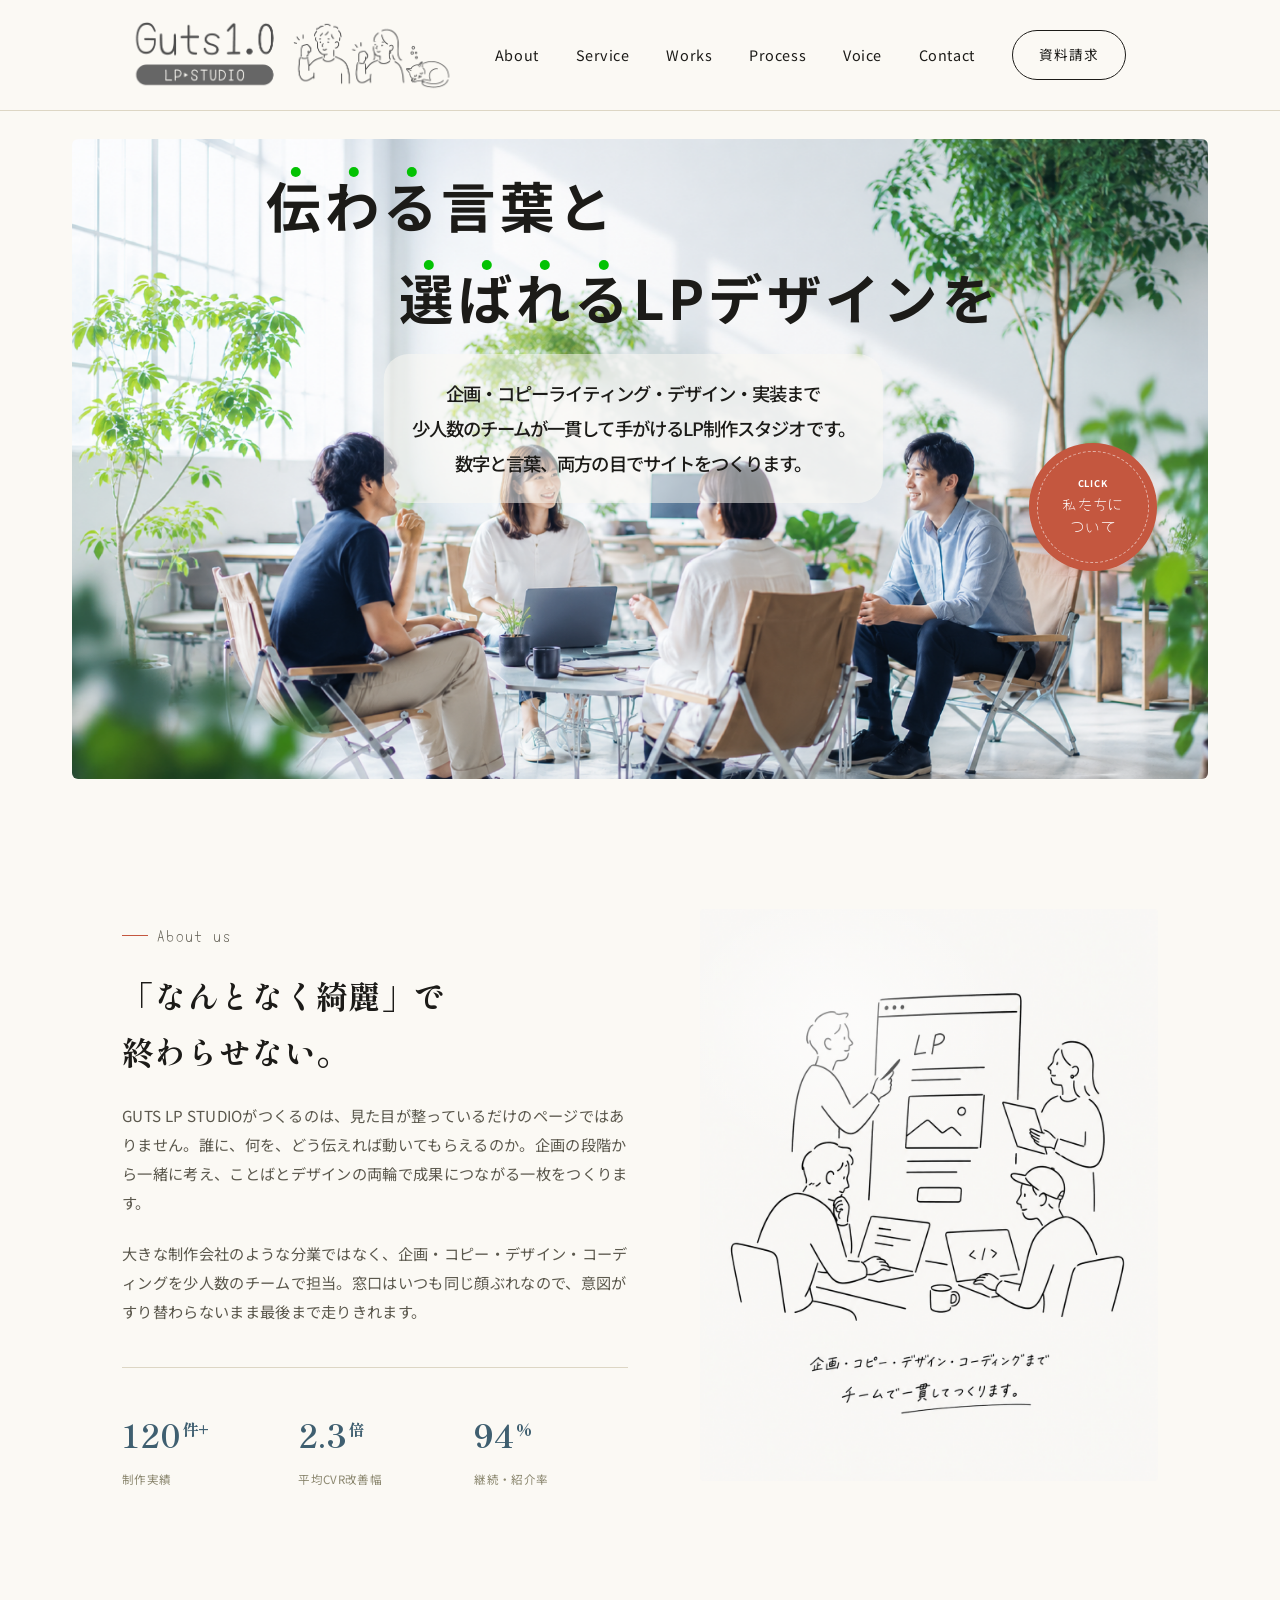
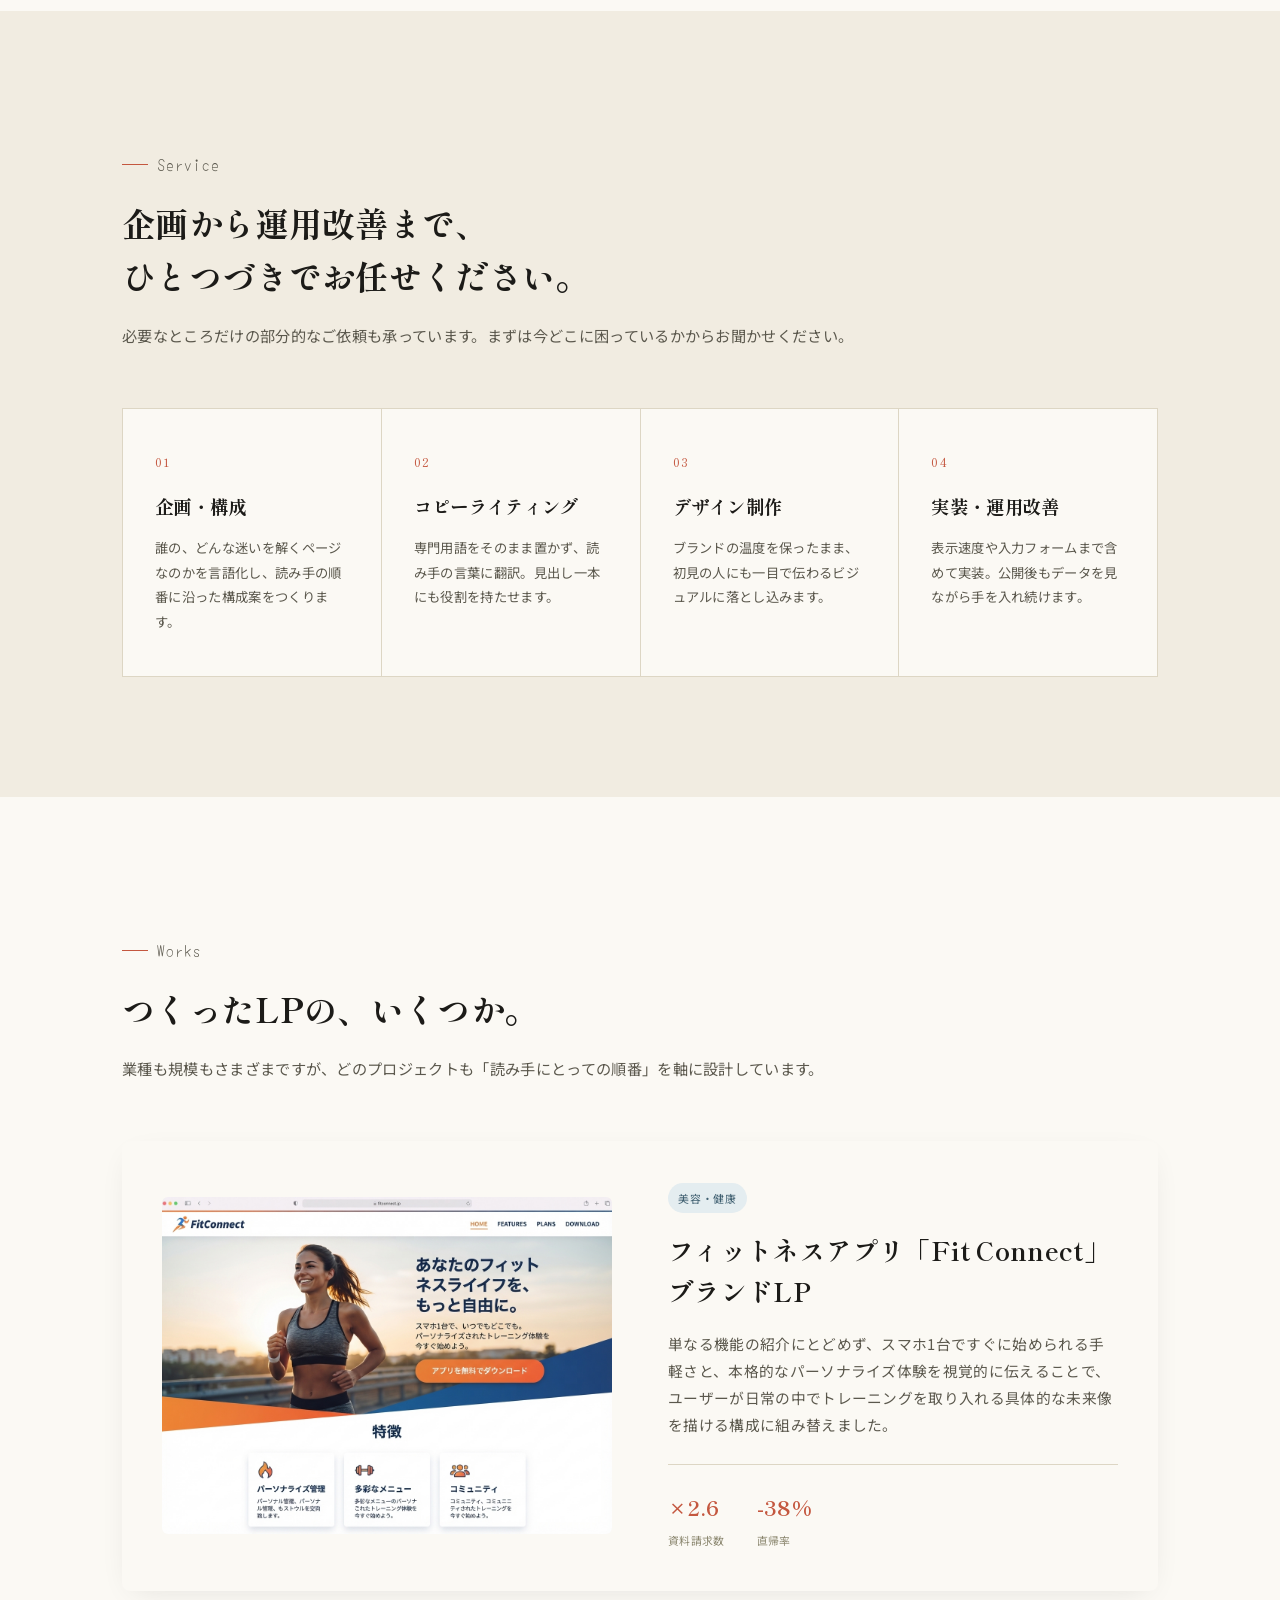
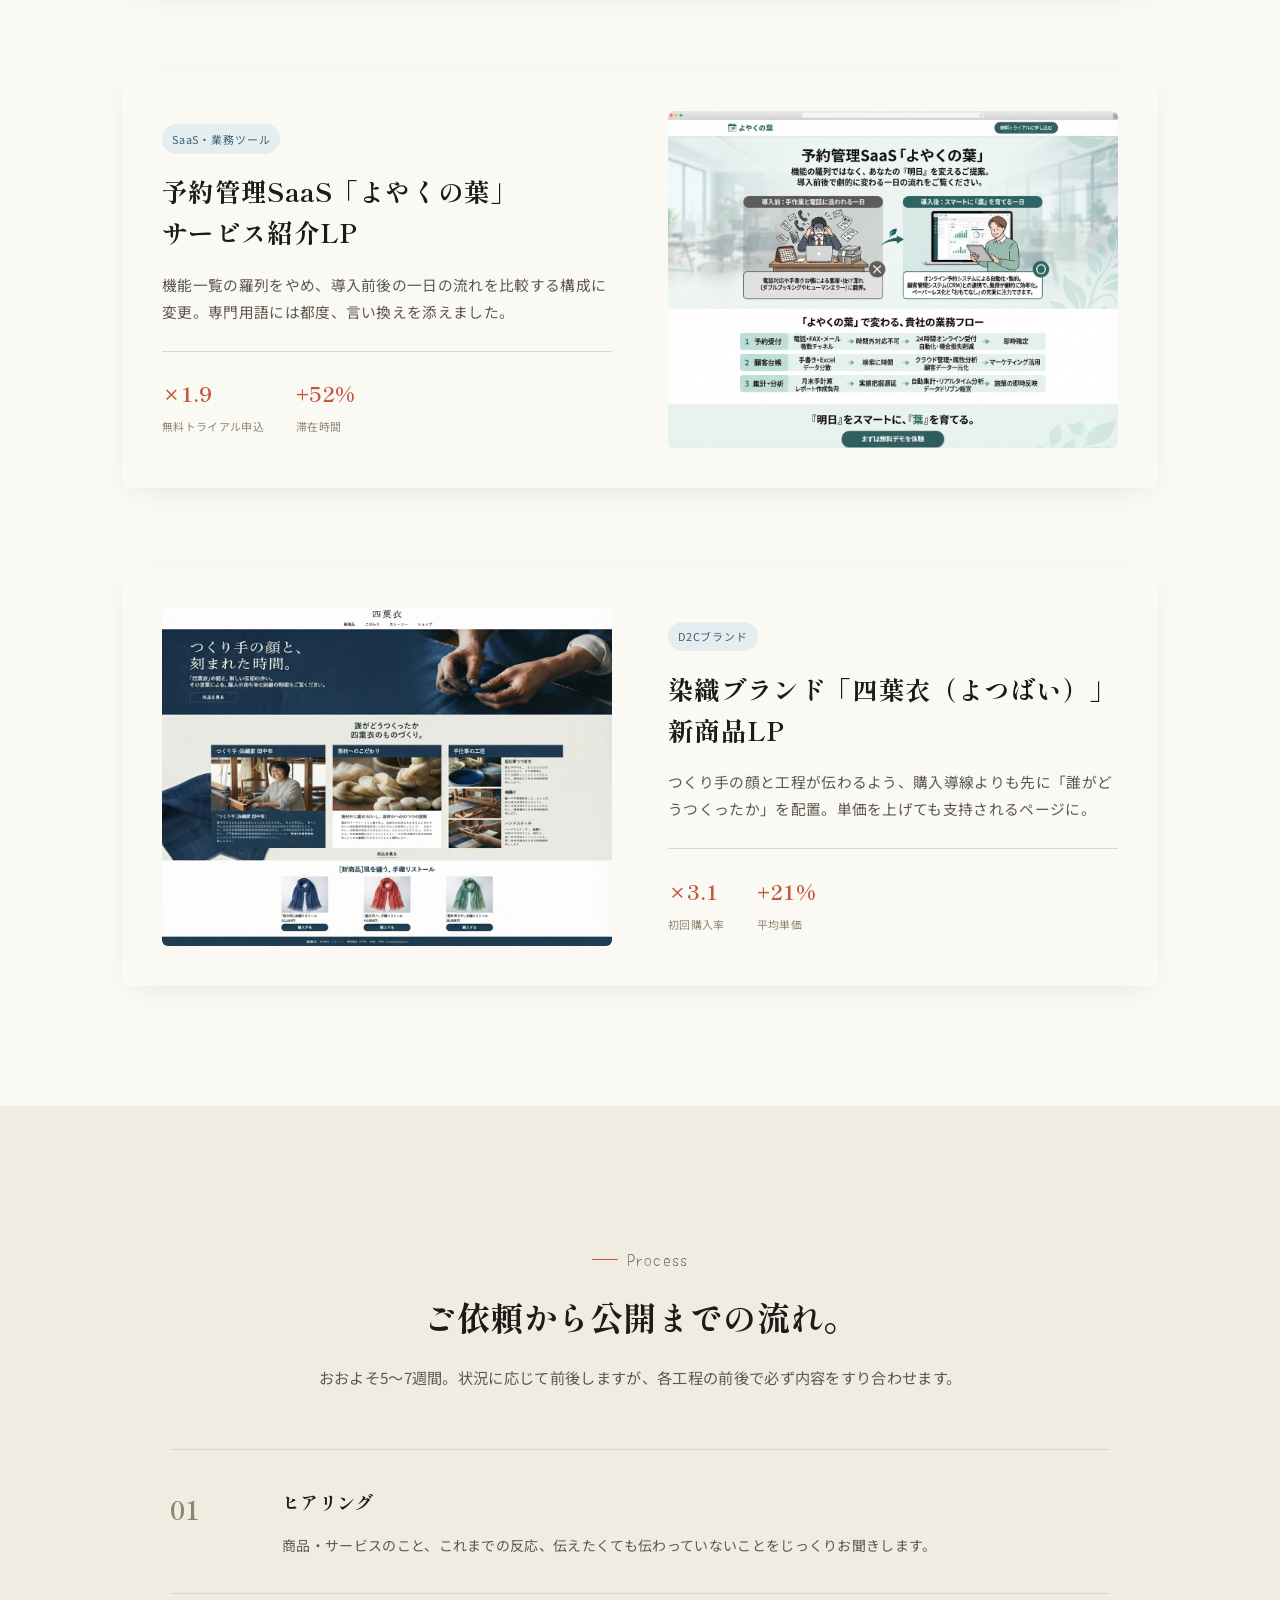
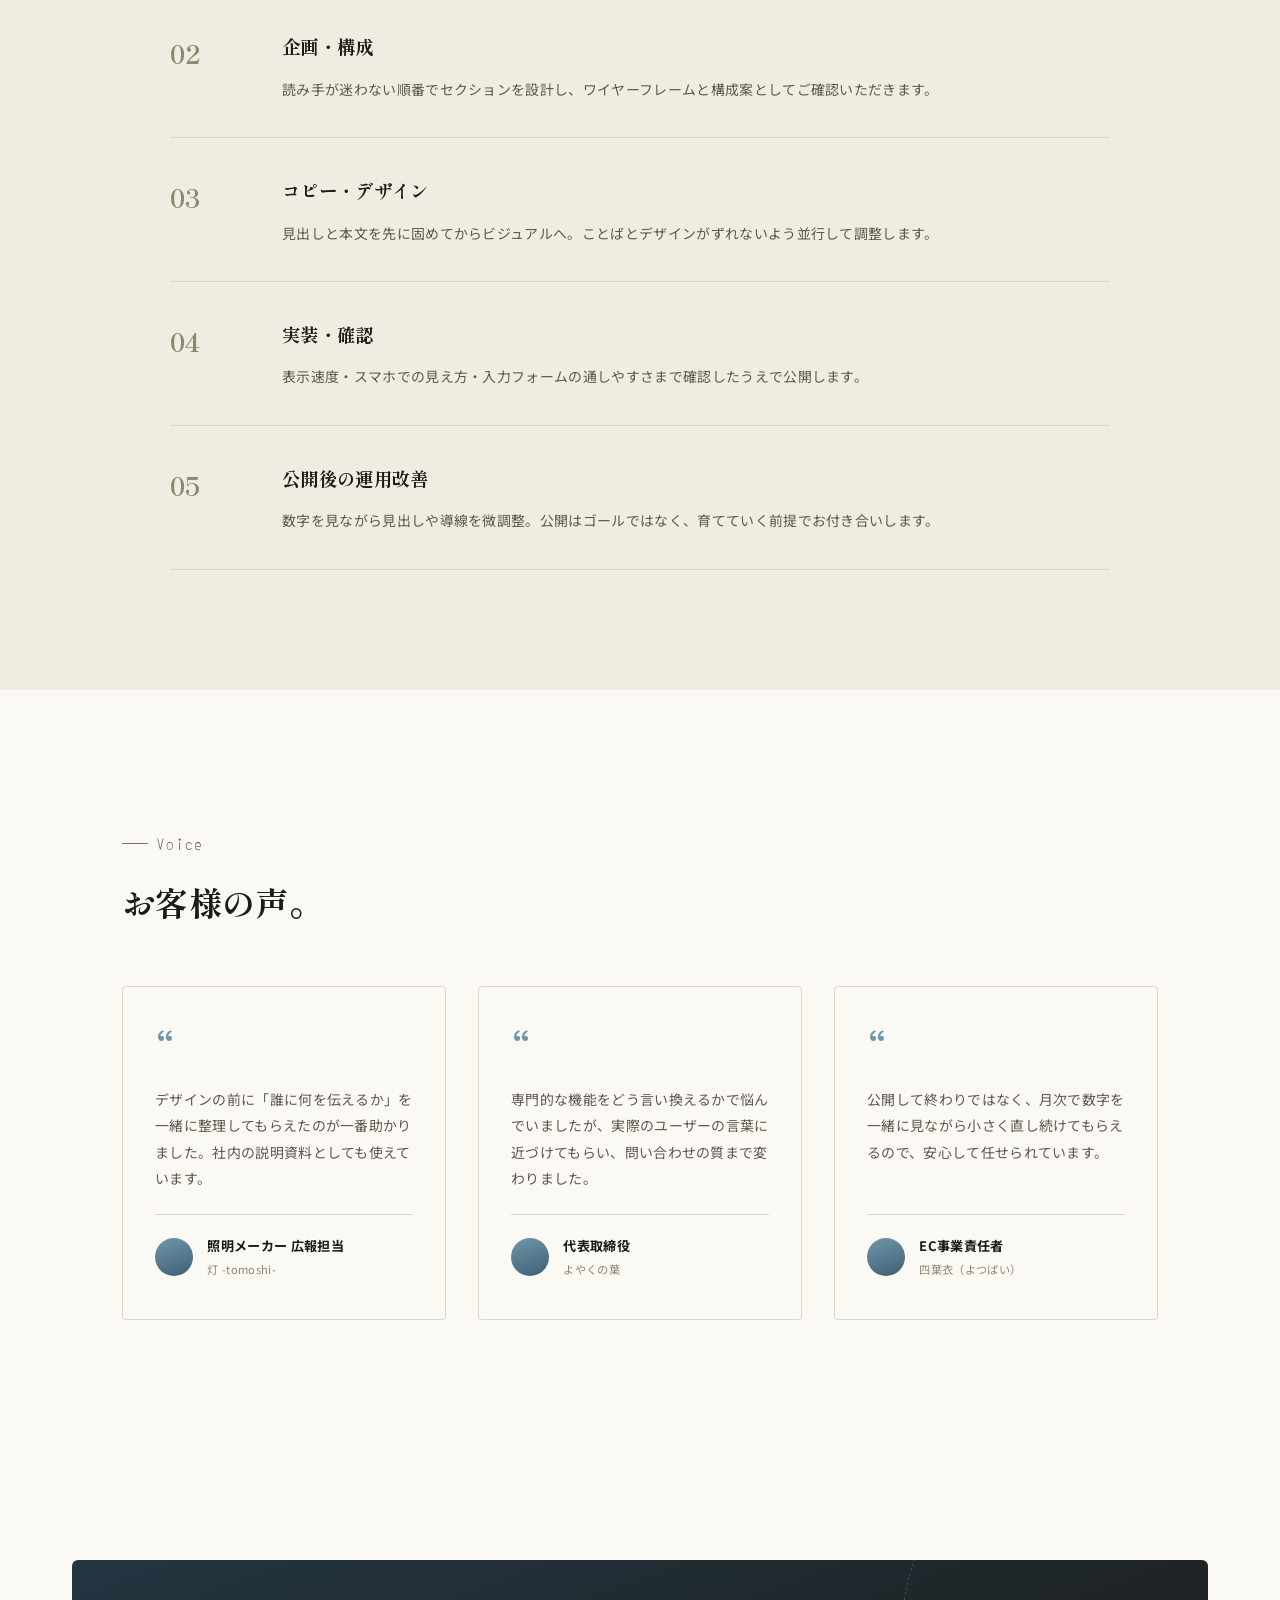
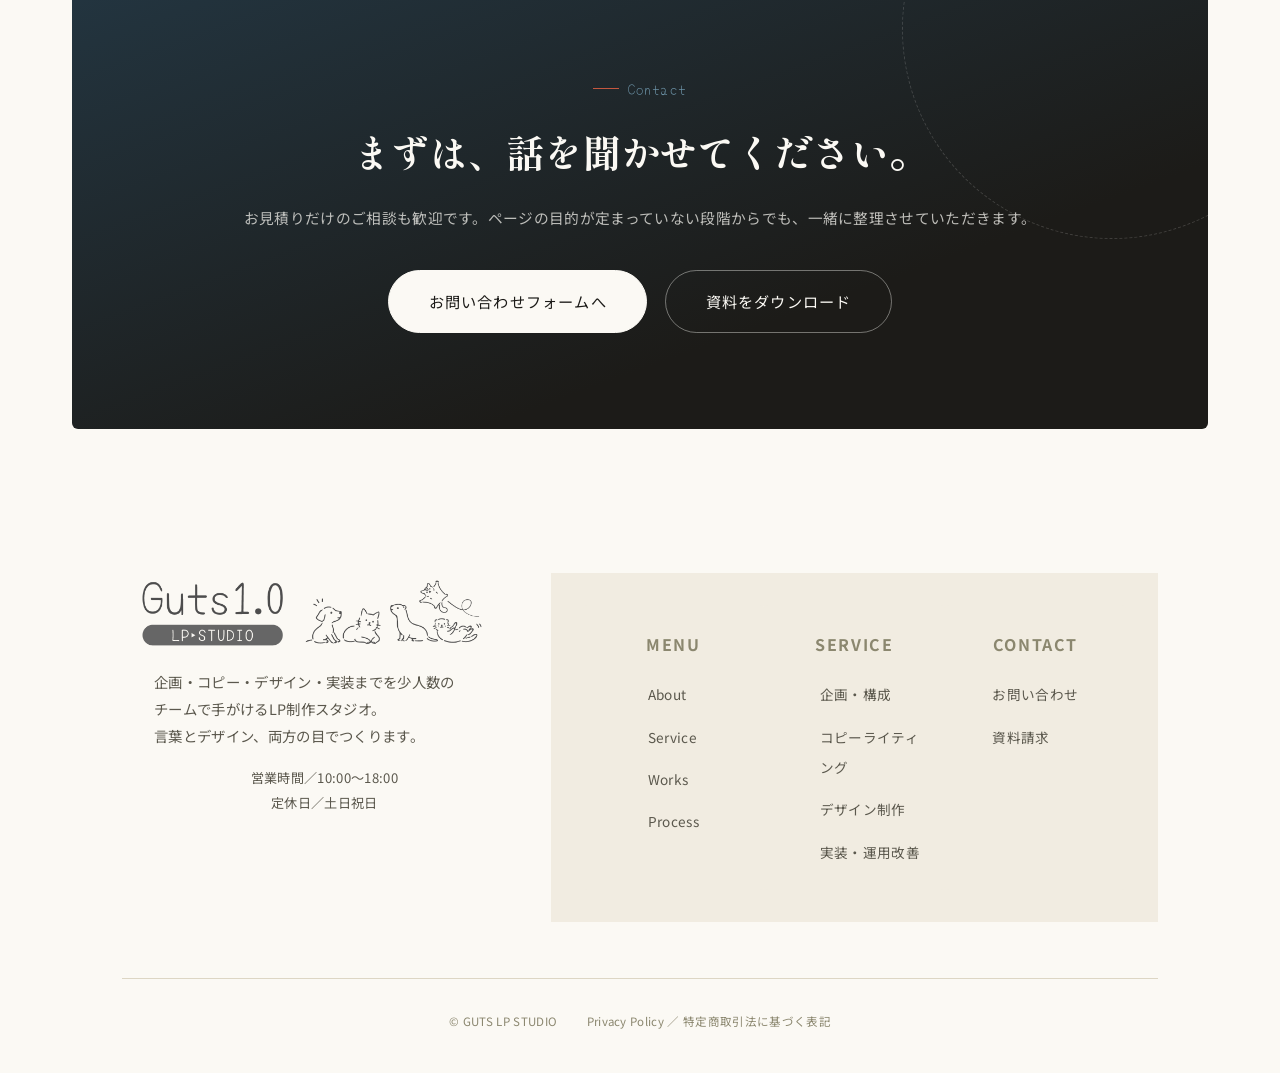
<file: lp/guts_LP_LP/index.html>
<!DOCTYPE html>
<html lang="ja">

<head>
  <meta charset="UTF-8">
  <meta name="viewport" content="width=device-width, initial-scale=1.0">
  <title>GUTS LP STUDIO ｜ 伝わる言葉と、選ばれるデザインを。</title>
  <meta name="description" content="いろはLPスタジオは、企画・コピー・デザイン・実装までを少人数のチームで一貫して手がけるLP制作スタジオです。">
  <link rel="preconnect" href="https://fonts.googleapis.com">
  <link rel="preconnect" href="https://fonts.gstatic.com" crossorigin>
  <link
    href="https://fonts.googleapis.com/css2?family=Shippori+Mincho:wght@400;600;700;800&family=Yomogi&family=Noto+Sans+JP:wght@400;500;700&display=swap"
    rel="stylesheet">
  <link rel="stylesheet" href="style.css">
</head>

<body>

  <header class="site-header">
    <input type="checkbox" id="nav-toggle" class="nav-toggle">
    <div class="container">
      <a href="#top" class="brand">
        <a href="#top" class="brand">
          <img src="img/header-banner.png" alt="GUTS LP STUDIO">
        </a>

        <!-- <span class="brand-mark">guts1.0</span>
        <span class="brand-sub">GUTS&nbsp;LP&nbsp;STUDIO</span>
        <img src="img/header-cat.png" alt="猫のイラスト" class="brand-cat"> -->
      </a>

      <nav class="main-nav">
        <ul>
          <li><a href="#about">About</a></li>
          <li><a href="#service" class="has-sub">Service </a></li>
          <li><a href="#works">Works</a></li>
          <li><a href="#process">Process</a></li>
          <li><a href="#voice">Voice</a></li>
          <li><a href="#contact">Contact</a></li>
        </ul>
      </nav>

      <div class="header-actions">
        <a href="#contact" class="btn btn-outline">資料請求</a>
        <!-- <a href="#contact" class="btn btn-solid">Contact</a> -->
        <label for="nav-toggle" class="nav-toggle-label" aria-label="メニューを開く"><span></span></label>
      </div>
    </div>
  </header>

  <main id="top">

    <!-- ===== HERO ===== -->
    <section class="hero" aria-label="ヒーロー">
      <div class="hero-photo">
        <img src="img/main.png" alt="打ち合わせをするチームの様子">
      </div>

      <div class="hero-inner">
        <div class="hero-copy">
          <h1> <span class="dot-char">伝</span><span class="dot-char">わ</span><span class="dot-char">る</span>言葉と<br>
            &emsp;&emsp; <span class="dot-char">選</span><span class="dot-char">ば</span><span
              class="dot-char">れ</span><span class="dot-char">る</span>LPデザインを</h1>
          <p>企画・コピーライティング・デザイン・実装まで<br>
            少人数のチームが一貫して手がけるLP制作スタジオです。<br>
            数字と言葉、両方の目でサイトをつくります。</p>
        </div>

        <a href="#about" class="seal-badge">
          <div class="seal-badge-ring" aria-hidden="true"></div>
          <span><b>CLICK</b>私たちに<br>ついて</span>
        </a>
      </div>
    </section>

    <!-- ===== ABOUT ===== -->
    <section id="about" aria-label="About">
      <div class="container about">
        <div class="about-copy">
          <p class="eyebrow">About us</p>
          <h2>「なんとなく綺麗」で<br>終わらせない。</h2>
          <p>GUTS LP STUDIOがつくるのは、見た目が整っているだけのページではありません。誰に、何を、どう伝えれば動いてもらえるのか。企画の段階から一緒に考え、ことばとデザインの両輪で成果につながる一枚をつくります。
          </p>
          <p>大きな制作会社のような分業ではなく、企画・コピー・デザイン・コーディングを少人数のチームで担当。窓口はいつも同じ顔ぶれなので、意図がすり替わらないまま最後まで走りきれます。</p>

          <div class="about-stats">
            <div>
              <div class="num">120<sup>件+</sup></div>
              <div class="lbl">制作実績</div>
            </div>
            <div>
              <div class="num">2.3<sup>倍</sup></div>
              <div class="lbl">平均CVR改善幅</div>
            </div>
            <div>
              <div class="num">94<sup>%</sup></div>
              <div class="lbl">継続・紹介率</div>
            </div>
          </div>
        </div>

        <div class="about-visual">
          <img src="img/about.png" alt="aboutイラスト">
        </div>
      </div>
    </section>

    <!-- ===== SERVICE ===== -->
    <section id="service" class="section-alt" aria-label="Service">
      <div class="container">
        <div class="section-head">
          <p class="eyebrow">Service</p>
          <h2>企画から運用改善まで、<br>ひとつづきでお任せください。</h2>
          <p>必要なところだけの部分的なご依頼も承っています。まずは今どこに困っているかからお聞かせください。</p>
        </div>
      </div>

      <div class="container">
        <div class="service-grid">
          <div class="service-card">
            <div class="service-index">01</div>
            <h3>企画・構成</h3>
            <p>誰の、どんな迷いを解くページなのかを言語化し、読み手の順番に沿った構成案をつくります。</p>
          </div>
          <div class="service-card">
            <div class="service-index">02</div>
            <h3>コピーライティング</h3>
            <p>専門用語をそのまま置かず、読み手の言葉に翻訳。見出し一本にも役割を持たせます。</p>
          </div>
          <div class="service-card">
            <div class="service-index">03</div>
            <h3>デザイン制作</h3>
            <p>ブランドの温度を保ったまま、初見の人にも一目で伝わるビジュアルに落とし込みます。</p>
          </div>
          <div class="service-card">
            <div class="service-index">04</div>
            <h3>実装・運用改善</h3>
            <p>表示速度や入力フォームまで含めて実装。公開後もデータを見ながら手を入れ続けます。</p>
          </div>
        </div>
      </div>
    </section>

    <!-- ===== WORKS ===== -->
    <section id="works" aria-label="Works">
      <div class="container">
        <div class="section-head">
          <p class="eyebrow">Works</p>
          <h2>つくったLPの、いくつか。</h2>
          <p>業種も規模もさまざまですが、どのプロジェクトも「読み手にとっての順番」を軸に設計しています。</p>
        </div>

        <div class="works-showcase">

          <article class="work-feature">
            <div class="work-thumb">
              <img src="img/works-Fitness.jpeg" alt="フィットネスアプリ「Fit Connect」ブランドLPのスクリーンショット">
            </div>
            <div class="work-copy">
              <span class="tag">美容・健康</span>
              <h3>フィットネスアプリ「Fit Connect」<br>ブランドLP</h3>
              <p>単なる機能の紹介にとどめず、スマホ1台ですぐに始められる手軽さと、本格的なパーソナライズ体験を視覚的に伝えることで、ユーザーが日常の中でトレーニングを取り入れる具体的な未来像を描ける構成に組み替えました。
              </p>
              <div class="work-meta">
                <div>
                  <div class="num">×2.6</div>
                  <div class="lbl">資料請求数</div>
                </div>
                <div>
                  <div class="num">-38%</div>
                  <div class="lbl">直帰率</div>
                </div>
              </div>
            </div>
          </article>

          <article class="work-feature">
            <div class="work-thumb">
              <img src="img/works-reservation.jpeg" alt="予約管理SaaS「よやくの葉」サービス紹介LPのスクリーンショット">
            </div>
            <div class="work-copy">
              <span class="tag">SaaS・業務ツール</span>
              <h3>予約管理SaaS「よやくの葉」<br>サービス紹介LP</h3>
              <p>機能一覧の羅列をやめ、導入前後の一日の流れを比較する構成に変更。専門用語には都度、言い換えを添えました。</p>
              <div class="work-meta">
                <div>
                  <div class="num">×1.9</div>
                  <div class="lbl">無料トライアル申込</div>
                </div>
                <div>
                  <div class="num">+52%</div>
                  <div class="lbl">滞在時間</div>
                </div>
              </div>
            </div>
          </article>

          <article class="work-feature">
            <div class="work-thumb">
              <img src="img/works-Apparel.jpeg" alt="染織ブランド「四葉衣（よつばい）」新商品LPのスクリーンショット">
            </div>
            <div class="work-copy">
              <span class="tag">D2Cブランド</span>
              <h3>染織ブランド「四葉衣（よつばい）」<br>新商品LP</h3>
              <p>つくり手の顔と工程が伝わるよう、購入導線よりも先に「誰がどうつくったか」を配置。単価を上げても支持されるページに。</p>
              <div class="work-meta">
                <div>
                  <div class="num">×3.1</div>
                  <div class="lbl">初回購入率</div>
                </div>
                <div>
                  <div class="num">+21%</div>
                  <div class="lbl">平均単価</div>
                </div>
              </div>
            </div>
          </article>

        </div>
      </div>
    </section>

    <!-- ===== PROCESS ===== -->
    <section id="process" class="section-alt" aria-label="Process">
      <div class="container">
        <div class="section-head center">
          <p class="eyebrow">Process</p>
          <h2>ご依頼から公開までの流れ。</h2>
          <p>おおよそ5〜7週間。状況に応じて前後しますが、各工程の前後で必ず内容をすり合わせます。</p>
        </div>

        <div class="process-list">
          <div class="process-item">
            <div class="process-num">01</div>
            <div>
              <h3>ヒアリング</h3>
              <p>商品・サービスのこと、これまでの反応、伝えたくても伝わっていないことをじっくりお聞きします。</p>
            </div>
          </div>
          <div class="process-item">
            <div class="process-num">02</div>
            <div>
              <h3>企画・構成</h3>
              <p>読み手が迷わない順番でセクションを設計し、ワイヤーフレームと構成案としてご確認いただきます。</p>
            </div>
          </div>
          <div class="process-item">
            <div class="process-num">03</div>
            <div>
              <h3>コピー・デザイン</h3>
              <p>見出しと本文を先に固めてからビジュアルへ。ことばとデザインがずれないよう並行して調整します。</p>
            </div>
          </div>
          <div class="process-item">
            <div class="process-num">04</div>
            <div>
              <h3>実装・確認</h3>
              <p>表示速度・スマホでの見え方・入力フォームの通しやすさまで確認したうえで公開します。</p>
            </div>
          </div>
          <div class="process-item">
            <div class="process-num">05</div>
            <div>
              <h3>公開後の運用改善</h3>
              <p>数字を見ながら見出しや導線を微調整。公開はゴールではなく、育てていく前提でお付き合いします。</p>
            </div>
          </div>
        </div>
      </div>
    </section>

    <!-- ===== VOICE ===== -->
    <section id="voice" aria-label="お客様の声">
      <div class="container">
        <div class="section-head">
          <p class="eyebrow">Voice</p>
          <h2>お客様の声。</h2>
        </div>

        <div class="voice-grid">
          <div class="voice-card">
            <div class="voice-mark">“</div>
            <p>デザインの前に「誰に何を伝えるか」を一緒に整理してもらえたのが一番助かりました。社内の説明資料としても使えています。</p>
            <div class="voice-who">
              <div class="voice-avatar" aria-hidden="true"></div>
              <div>
                <div class="name">照明メーカー 広報担当</div>
                <div class="role">灯 -tomoshi-</div>
              </div>
            </div>
          </div>
          <div class="voice-card">
            <div class="voice-mark">“</div>
            <p>専門的な機能をどう言い換えるかで悩んでいましたが、実際のユーザーの言葉に近づけてもらい、問い合わせの質まで変わりました。</p>
            <div class="voice-who">
              <div class="voice-avatar" aria-hidden="true"></div>
              <div>
                <div class="name">代表取締役</div>
                <div class="role">よやくの葉</div>
              </div>
            </div>
          </div>
          <div class="voice-card">
            <div class="voice-mark">“</div>
            <p>公開して終わりではなく、月次で数字を一緒に見ながら小さく直し続けてもらえるので、安心して任せられています。</p>
            <div class="voice-who">
              <div class="voice-avatar" aria-hidden="true"></div>
              <div>
                <div class="name">EC事業責任者</div>
                <div class="role">四葉衣（よつばい）</div>
              </div>
            </div>
          </div>
        </div>
      </div>
    </section>

    <!-- ===== CTA ===== -->
    <section aria-label="お問い合わせ" id="contact">
      <div class="cta">
        <p class="eyebrow">Contact</p>
        <h2>まずは、話を聞かせてください。</h2>
        <p>お見積りだけのご相談も歓迎です。ページの目的が定まっていない段階からでも、一緒に整理させていただきます。</p>
        <div class="cta-actions">
          <a href="#" class="btn btn-solid btn-lg">お問い合わせフォームへ</a>
          <a href="#" class="btn btn-outline btn-lg">資料をダウンロード</a>
        </div>
      </div>
    </section>

  </main>

  <footer class="site-footer">
    <div class="container">
      <div class="footer-top">
        <div class="footer-brand">
          <img src="img/footer-banner.png" alt="GUTS LP STUDIO" class="footer-brand-banner">
          <p>企画・コピー・デザイン・実装までを少人数の<br> チームで手がけるLP制作スタジオ。<br>言葉とデザイン、両方の目でつくります。</p>
          <ul class="footer-brand-hours">
              <li>営業時間／10:00〜18:00</li>
              <li>定休日／土日祝日</li>
          </ul>
        </div>
        <div class="footer-nav-group">
          <div class="footer-col">
            <h3>MENU</h3>
            <ul>
              <li><a href="#about">About</a></li>
              <li><a href="#service">Service</a></li>
              <li><a href="#works">Works</a></li>
              <li><a href="#process">Process</a></li>
            </ul>
          </div>
          <div class="footer-col">
            <h3>SERVICE</h3>
            <div class="service-details">
            <ul>
              <li><a href="#service">企画・構成</a></li>
              <li><a href="#service">コピーライティング</a></li>
              <li><a href="#service">デザイン制作</a></li>
              <li><a href="#service">実装・運用改善</a></li>
            </ul>
          </div>
          </div>
          <div class="footer-col">
            <h3>CONTACT</h3>
            <ul>
              <li><a href="#contact">お問い合わせ</a></li>
              <li><a href="#contact">資料請求</a></li>
              <!-- <li>営業時間／10:00〜18:00</li>
            <li>定休日／土日祝日</li> -->
            </ul>
          </div>
        </div>
      </div>
      <div class="footer-bottom">
        <span>© GUTS LP STUDIO</span>
        <span>&nbsp;&nbsp;&nbsp;&nbsp;Privacy Policy ／ 特定商取引法に基づく表記</span>
      </div>
    </div>
  </footer>
</body>

</html>
</file>
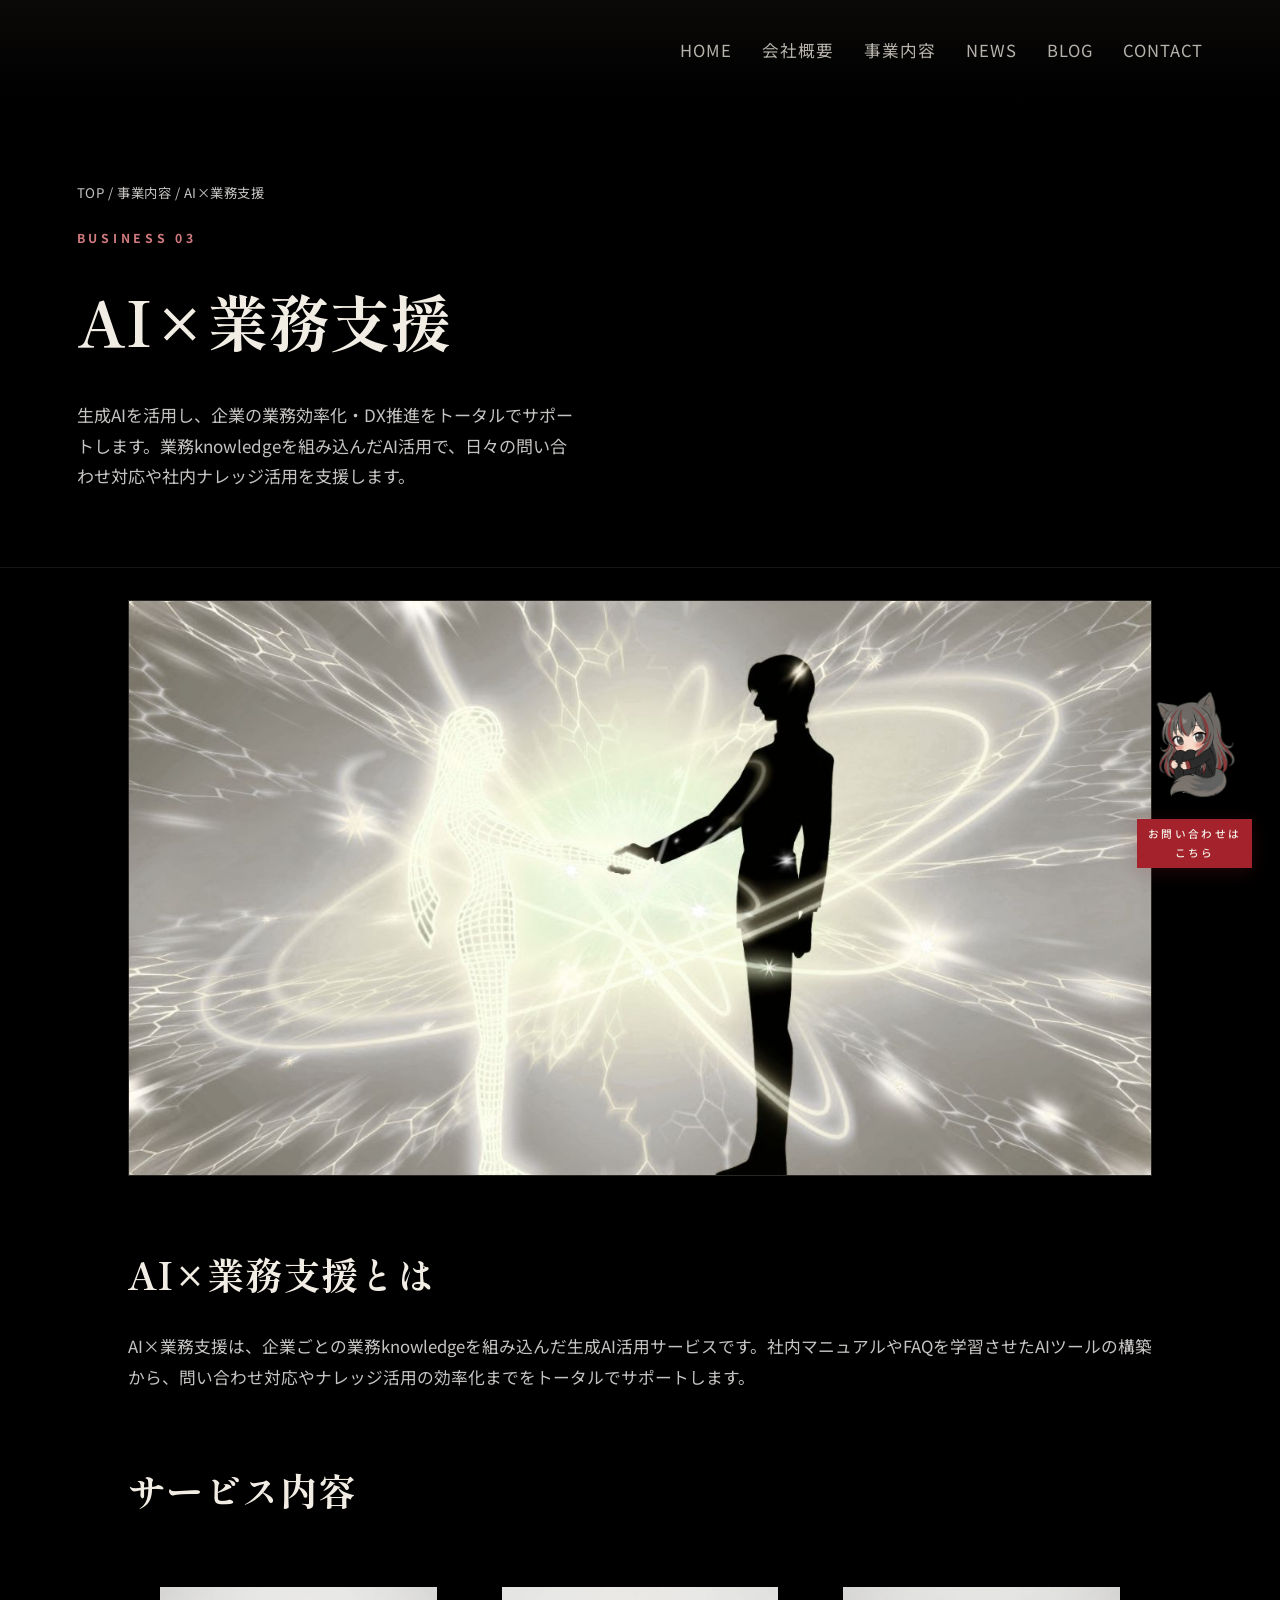
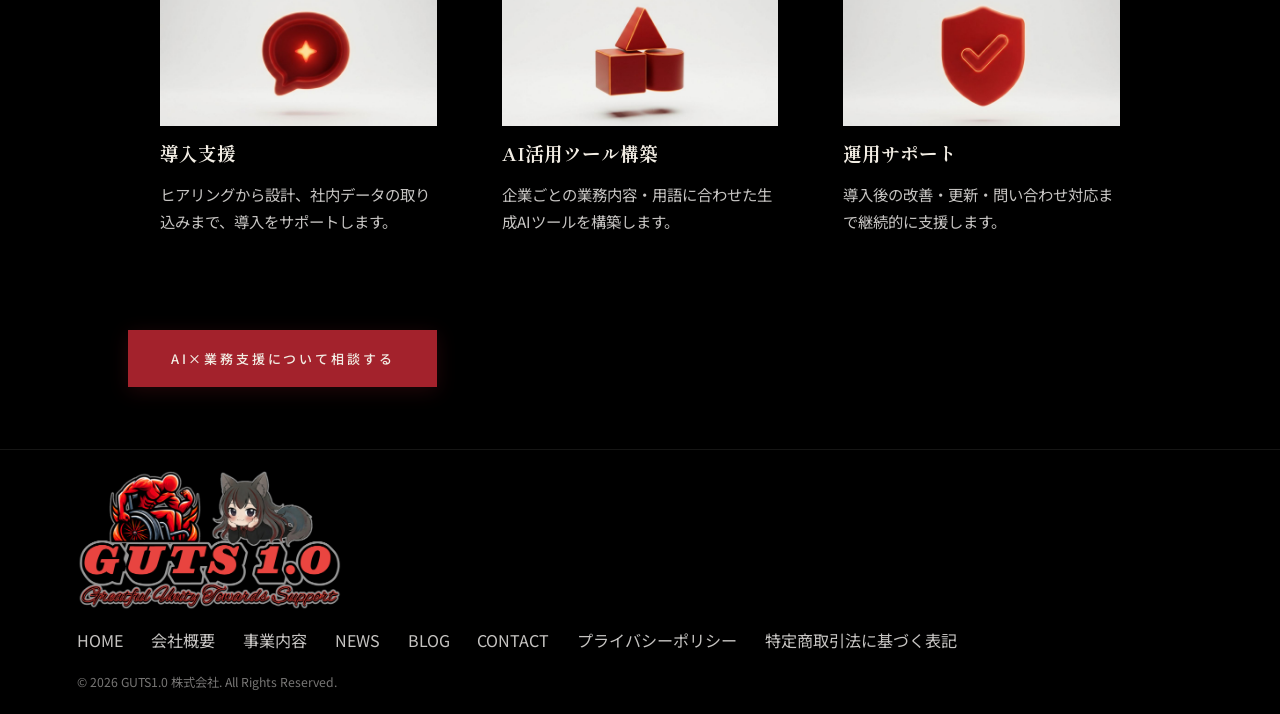
<file: business-ai-support.html>
<!DOCTYPE html>
<html lang="ja">
<head>
<meta charset="UTF-8">
<meta name="viewport" content="width=device-width, initial-scale=1.0">
<title>AI×業務支援 | GUTS1.0 株式会社</title>
  <link rel="icon" type="image/x-icon" href="/img/favicon/favicon.ico">
  <link rel="icon" type="image/png" sizes="32x32" href="/img/favicon/favicon-32x32.png">
  <link rel="icon" type="image/png" sizes="16x16" href="/img/favicon/favicon-16x16.png">
  <link rel="apple-touch-icon" sizes="180x180" href="/img/favicon/apple-touch-icon.png">
  <link rel="manifest" href="/img/favicon/site.webmanifest">
<meta name="description" content="AI×業務支援のご案内です。生成AIを活用し、企業の業務効率化やDX推進、社内ナレッジ活用をトータルでサポートします。">
<link rel="canonical" href="https://guts1-0.com/business-ai-support.html">
<meta property="og:type" content="website">
<meta property="og:site_name" content="GUTS1.0 株式会社">
<meta property="og:locale" content="ja_JP">
<meta property="og:title" content="AI×業務支援 | GUTS1.0 株式会社">
<meta property="og:description" content="AI×業務支援のご案内です。生成AIを活用し、企業の業務効率化やDX推進、社内ナレッジ活用をトータルでサポートします。">
<meta property="og:url" content="https://guts1-0.com/business-ai-support.html">
<meta property="og:image" content="https://guts1-0.com/img/logo.png">
<meta name="twitter:card" content="summary_large_image">
<meta name="twitter:title" content="AI×業務支援 | GUTS1.0 株式会社">
<meta name="twitter:description" content="AI×業務支援のご案内です。生成AIを活用し、企業の業務効率化やDX推進、社内ナレッジ活用をトータルでサポートします。">
<meta name="twitter:image" content="https://guts1-0.com/img/logo.png">
<link rel="preconnect" href="https://fonts.googleapis.com">
<link href="https://fonts.googleapis.com/css2?family=Cormorant+Garamond:wght@400;500;600&family=Shippori+Mincho:wght@400;600&family=Noto+Sans+JP:wght@300;400;500;700&display=swap" rel="stylesheet">
<link rel="stylesheet" href="css/common.css">
<link rel="stylesheet" href="css/business-detail.css">
</head>
<body>


  <header id="site-header">
  </header>

<main>
   <video class="bg-video" autoplay muted playsinline>
      <source src="img/ウェーブ.mp4" type="video/mp4">
    </video>

    <div class="main-content">
<div class="page-header">
  <div class="breadcrumb fade-up"><a href="index.html">TOP</a> / <a href="business.html">事業内容</a> / AI×業務支援</div>
  <div class="eyebrow fade-up">BUSINESS 03</div>
  <h1 class="fade-up">AI×業務支援</h1>
  <p class="page-lead fade-up">生成AIを活用し、企業の業務効率化・DX推進をトータルでサポートします。業務knowledgeを組み込んだAI活用で、日々の問い合わせ対応や社内ナレッジ活用を支援します。</p>
</div>

<section class="content">
  <div class="content-narrow">
    <div class="detail-hero"><img src="img/Business details/ai-support.jpg" alt="AI×業務支援"></div>

    <h2 class="fade-up">AI×業務支援とは</h2>
    <p class="fade-up">AI×業務支援は、企業ごとの業務knowledgeを組み込んだ生成AI活用サービスです。社内マニュアルやFAQを学習させたAIツールの構築から、問い合わせ対応やナレッジ活用の効率化までをトータルでサポートします。</p>

    <h2 class="fade-up">サービス内容</h2>
    <div class="feature-list">
      <div class="feature-card fade-up">
        <img class="img" src="img/ai-support/ai-support1.jpg">
        <b>導入支援</b>
        <p>ヒアリングから設計、社内データの取り込みまで、導入をサポートします。</p>
      </div>
      <div class="feature-card fade-up">
        <img class="img" src="img/ai-support/ai-support2.jpg">
        <b>AI活用ツール構築</b>
        <p>企業ごとの業務内容・用語に合わせた生成AIツールを構築します。</p>
      </div>
      <div class="feature-card fade-up">
        <img class="img" src="img/ai-support/ai-support3.jpg">
        <b>運用サポート</b>
        <p>導入後の改善・更新・問い合わせ対応まで継続的に支援します。</p>
      </div>
    </div>

    <p style="margin-top:4rem;"><a href="contact.html" class="btn btn-primary fade-up">AI×業務支援について相談する</a></p>
  </div>
</section>
    </div>
    <video class="bg-video-btm" id="bgVideoBtm" muted playsinline>
      <source src="img/ウェーブ2.mp4" type="video/mp4">
    </video>
    <div class="fixed-cta">

  <div class="sapo-box">
    <img src="img/sapo.png" alt="さぽえる">
  </div>

  <a href="https://lin.ee/x7tLXsn" class="btn btn-primary btn-cta">お問い合わせは<br>こちら</a>
</div>
  </main>

  <footer class="main-content" id="site-footer">
  </footer>

  <script src="js/common.js"></script>

</body>
</html>
</file>
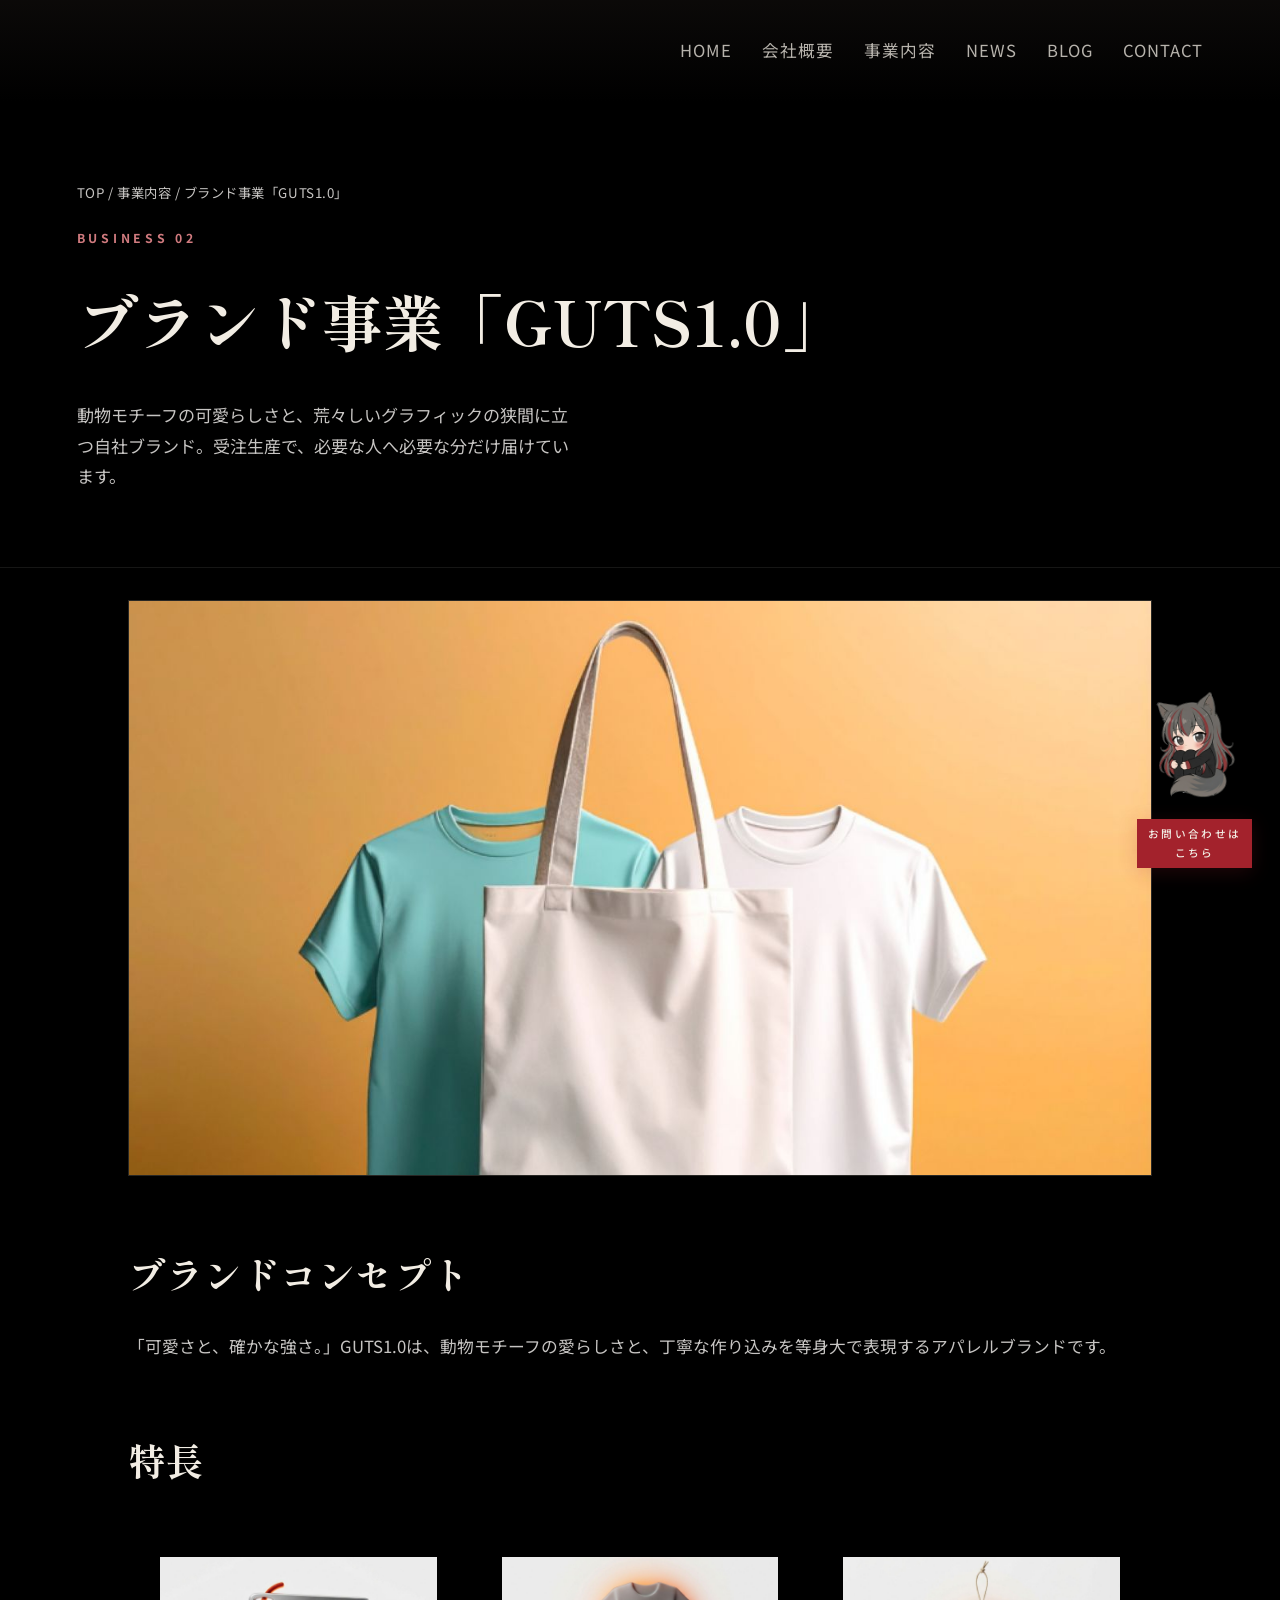
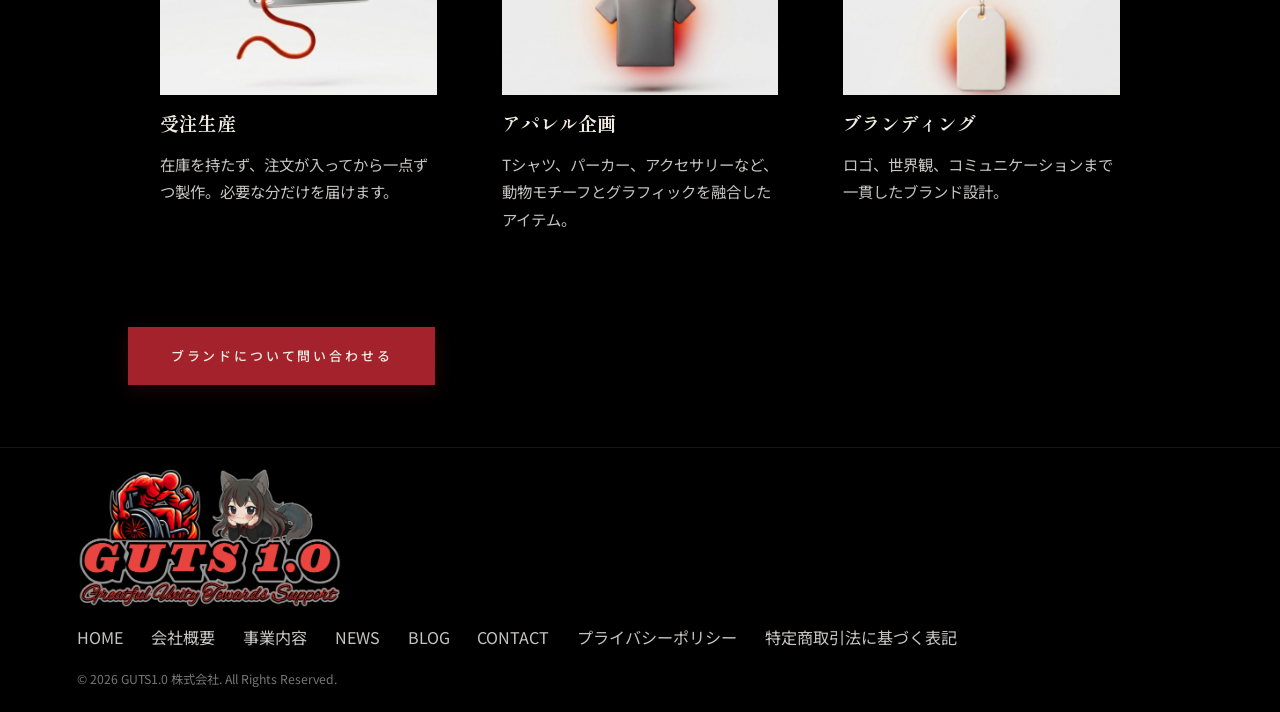
<file: business-brand.html>
<!DOCTYPE html>
<html lang="ja">
<head>
<meta charset="UTF-8">
<meta name="viewport" content="width=device-width, initial-scale=1.0">
<title>ブランド事業「GUTS1.0」 | GUTS1.0 株式会社</title>
  <link rel="icon" type="image/x-icon" href="/img/favicon/favicon.ico">
  <link rel="icon" type="image/png" sizes="32x32" href="/img/favicon/favicon-32x32.png">
  <link rel="icon" type="image/png" sizes="16x16" href="/img/favicon/favicon-16x16.png">
  <link rel="apple-touch-icon" sizes="180x180" href="/img/favicon/apple-touch-icon.png">
  <link rel="manifest" href="/img/favicon/site.webmanifest">
<meta name="description" content="自社ブランド「GUTS1.0」のご案内です。動物モチーフとグラフィックを融合した、受注生産のアパレルブランドです。">
<link rel="canonical" href="https://guts1-0.com/business-brand.html">
<meta property="og:type" content="website">
<meta property="og:site_name" content="GUTS1.0 株式会社">
<meta property="og:locale" content="ja_JP">
<meta property="og:title" content="ブランド事業「GUTS1.0」 | GUTS1.0 株式会社">
<meta property="og:description" content="自社ブランド「GUTS1.0」のご案内です。動物モチーフとグラフィックを融合した、受注生産のアパレルブランドです。">
<meta property="og:url" content="https://guts1-0.com/business-brand.html">
<meta property="og:image" content="https://guts1-0.com/img/logo.png">
<meta name="twitter:card" content="summary_large_image">
<meta name="twitter:title" content="ブランド事業「GUTS1.0」 | GUTS1.0 株式会社">
<meta name="twitter:description" content="自社ブランド「GUTS1.0」のご案内です。動物モチーフとグラフィックを融合した、受注生産のアパレルブランドです。">
<meta name="twitter:image" content="https://guts1-0.com/img/logo.png">
<link rel="preconnect" href="https://fonts.googleapis.com">
<link href="https://fonts.googleapis.com/css2?family=Cormorant+Garamond:wght@400;500;600&family=Shippori+Mincho:wght@400;600&family=Noto+Sans+JP:wght@300;400;500;700&display=swap" rel="stylesheet">
<link rel="stylesheet" href="css/common.css">
<link rel="stylesheet" href="css/business-detail.css">
</head>
<body>


  <header id="site-header">
  </header>

<main>
   <video class="bg-video" autoplay muted playsinline>
      <source src="img/ウェーブ.mp4" type="video/mp4">
    </video>

    <div class="main-content">
<div class="page-header">
  <div class="breadcrumb fade-up"><a href="index.html">TOP</a> / <a href="business.html">事業内容</a> / ブランド事業「GUTS1.0」</div>
  <div class="eyebrow fade-up">BUSINESS 02</div>
  <h1 class="fade-up">ブランド事業「GUTS1.0」</h1>
  <p class="page-lead fade-up">動物モチーフの可愛らしさと、荒々しいグラフィックの狭間に立つ自社ブランド。受注生産で、必要な人へ必要な分だけ届けています。</p>
</div>

<section class="content">
  <div class="content-narrow">
    <div class="detail-hero fade-up"><img src="img/Business details/branding.jpg" alt="branding"></div>

    <h2 class="fade-up">ブランドコンセプト</h2>
    <p class="fade-up">「可愛さと、確かな強さ。」GUTS1.0は、動物モチーフの愛らしさと、丁寧な作り込みを等身大で表現するアパレルブランドです。</p>

    <h2 class="fade-up">特長</h2>
    <div class="feature-list">
      <div class="feature-card fade-up">
        <img class="img" src="img/branding/branding1.jpg">
        <b>受注生産</b>
        <p>在庫を持たず、注文が入ってから一点ずつ製作。必要な分だけを届けます。</p>
      </div>
      <div class="feature-card fade-up">
        <img class="img" src="img/branding/branding2.jpg">
        <b>アパレル企画</b>
        <p>Tシャツ、パーカー、アクセサリーなど、動物モチーフとグラフィックを融合したアイテム。</p>
      </div>
      <div class="feature-card fade-up">
        <img class="img" src="img/branding/branding3.jpg">
        <b>ブランディング</b>
        <p>ロゴ、世界観、コミュニケーションまで一貫したブランド設計。</p>
      </div>
    </div>

    <p style="margin-top:4rem;"><a href="contact.html" class="btn btn-primary fade-up">ブランドについて問い合わせる</a></p>
  </div>
</section>
    </div>
    <video class="bg-video-btm" id="bgVideoBtm" muted playsinline>
      <source src="img/ウェーブ2.mp4" type="video/mp4">
    </video>
    <div class="fixed-cta">

  <div class="sapo-box">
    <img src="img/sapo.png" alt="さぽえる">
  </div>

  <a href="https://lin.ee/x7tLXsn" class="btn btn-primary btn-cta">お問い合わせは<br>こちら</a>
</div>
  </main>

  <footer class="main-content" id="site-footer">
  </footer>

  <script src="js/common.js"></script>

</body>
</html>
</file>
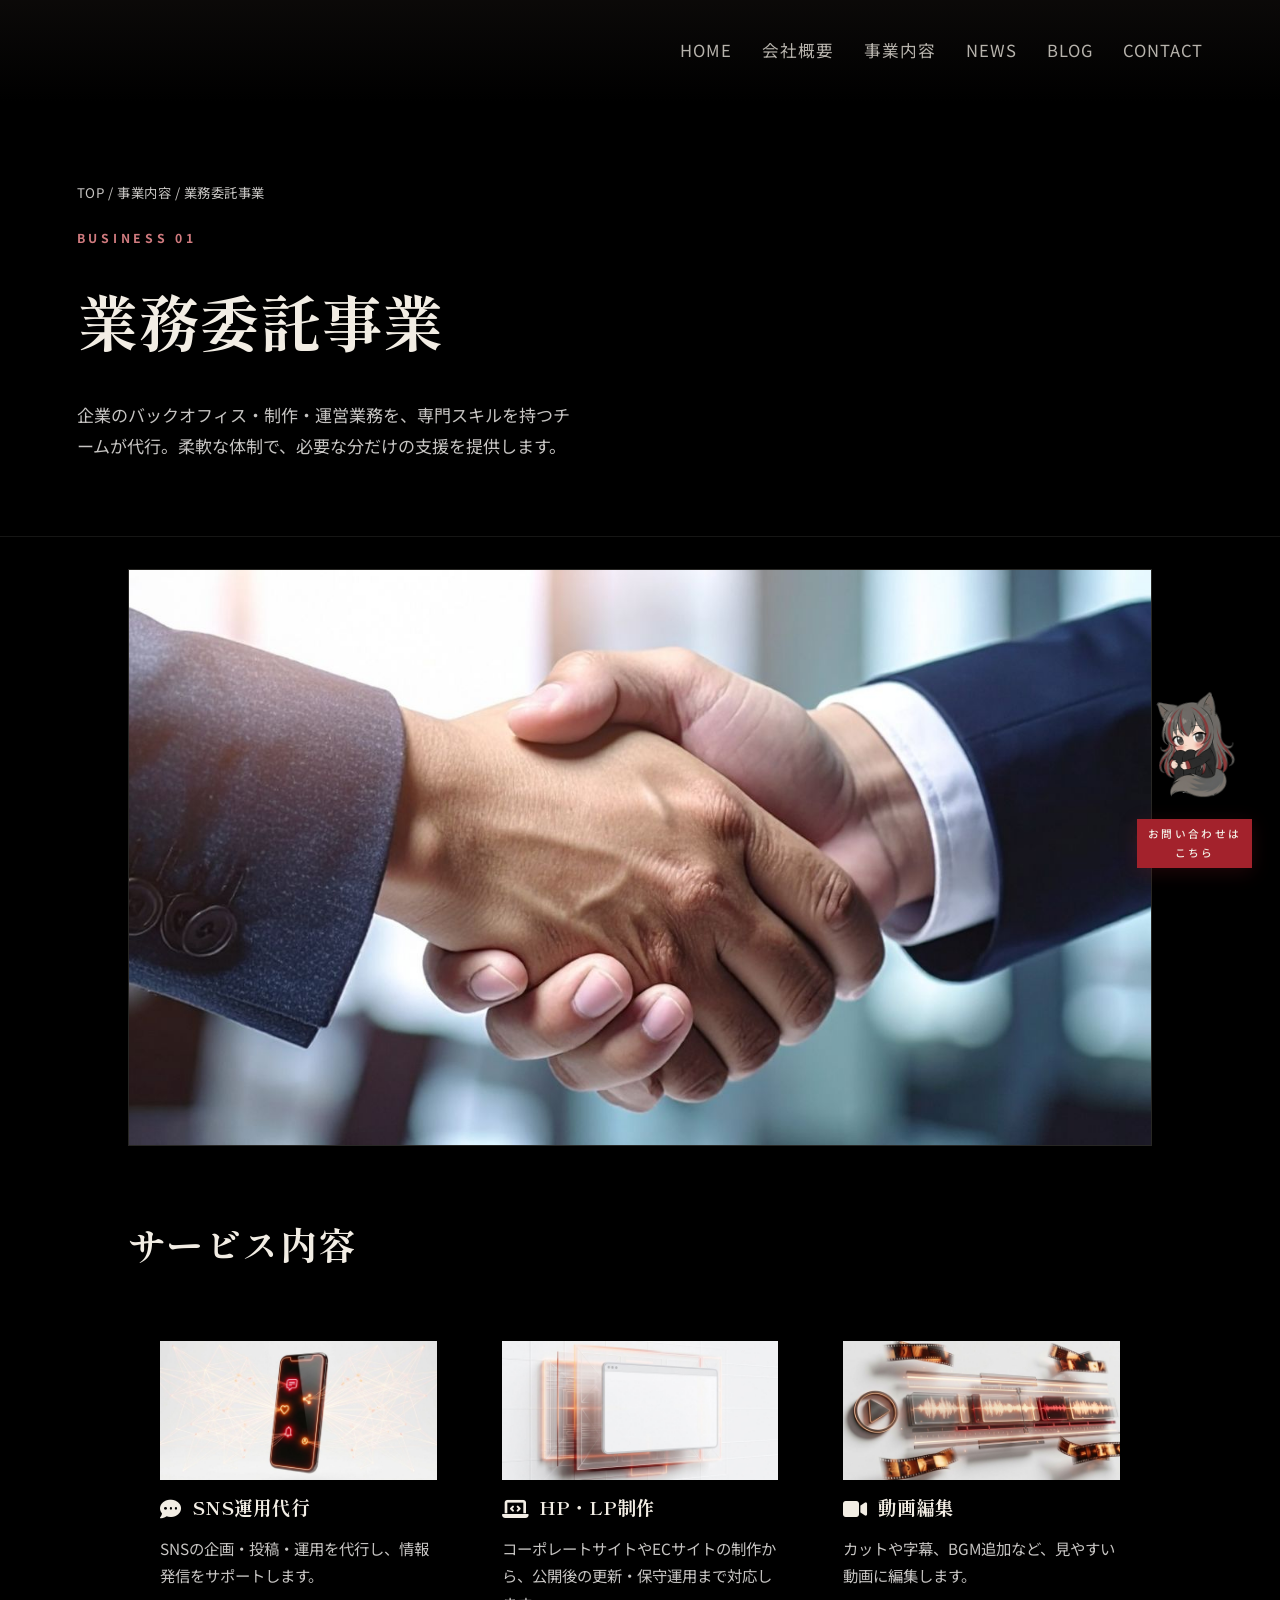
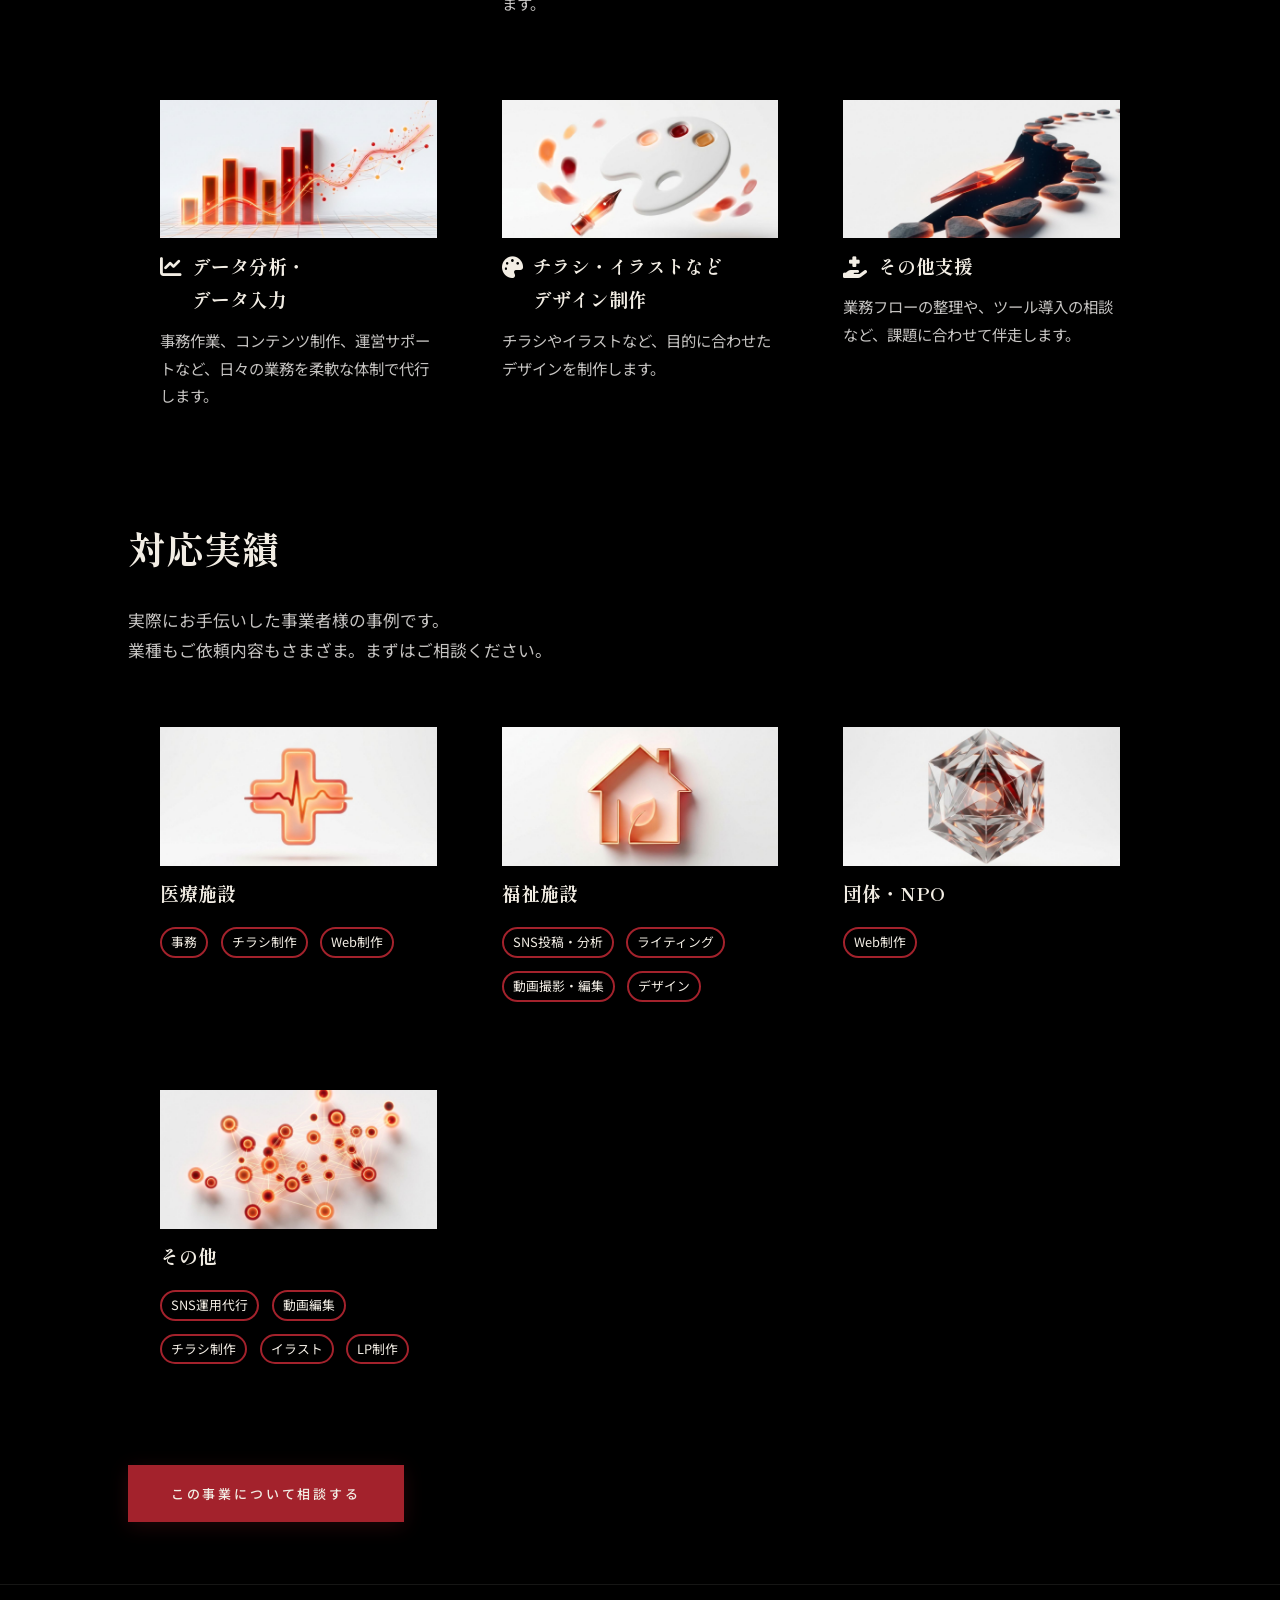
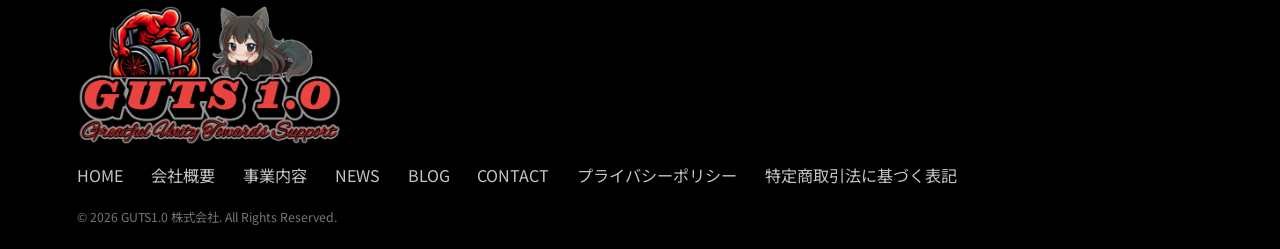
<file: business-outsourcing.html>
<!DOCTYPE html>
<html lang="ja">
<head>
<meta charset="UTF-8">
<meta name="viewport" content="width=device-width, initial-scale=1.0">
<title>業務委託事業 | GUTS1.0 株式会社</title>
  <link rel="icon" type="image/x-icon" href="/img/favicon/favicon.ico">
  <link rel="icon" type="image/png" sizes="32x32" href="/img/favicon/favicon-32x32.png">
  <link rel="icon" type="image/png" sizes="16x16" href="/img/favicon/favicon-16x16.png">
  <link rel="apple-touch-icon" sizes="180x180" href="/img/favicon/apple-touch-icon.png">
  <link rel="manifest" href="/img/favicon/site.webmanifest">
<meta name="description" content="GUTS1.0株式会社の業務委託事業のご案内です。Web制作・運用、業務代行、コンサルティングなど、企業の課題解決を支援します。">
<link rel="canonical" href="https://guts1-0.com/business-outsourcing.html">
<meta property="og:type" content="website">
<meta property="og:site_name" content="GUTS1.0 株式会社">
<meta property="og:locale" content="ja_JP">
<meta property="og:title" content="業務委託事業 | GUTS1.0 株式会社">
<meta property="og:description" content="GUTS1.0株式会社の業務委託事業のご案内です。Web制作・運用、業務代行、コンサルティングなど、企業の課題解決を支援します。">
<meta property="og:url" content="https://guts1-0.com/business-outsourcing.html">
<meta property="og:image" content="https://guts1-0.com/img/logo.png">
<meta name="twitter:card" content="summary_large_image">
<meta name="twitter:title" content="業務委託事業 | GUTS1.0 株式会社">
<meta name="twitter:description" content="GUTS1.0株式会社の業務委託事業のご案内です。Web制作・運用、業務代行、コンサルティングなど、企業の課題解決を支援します。">
<meta name="twitter:image" content="https://guts1-0.com/img/logo.png">
<link rel="preconnect" href="https://fonts.googleapis.com">
<link href="https://fonts.googleapis.com/css2?family=Cormorant+Garamond:ital,wght@0,300..700;1,300..700&family=Shippori+Mincho:wght@400;600&family=Noto+Sans+JP:wght@300;400;500;700&display=swap" rel="stylesheet">
<link rel="stylesheet" href="https://cdnjs.cloudflare.com/ajax/libs/font-awesome/6.7.2/css/all.min.css">
<link rel="stylesheet" href="css/common.css">
<link rel="stylesheet" href="css/business-detail.css">
</head>
<body>

  <header id="site-header">
  </header>

  <main>
     <video class="bg-video" autoplay muted playsinline>
      <source src="img/ウェーブ.mp4" type="video/mp4">
    </video>

    <div class="main-content">

<div class="page-header">
  <div class="breadcrumb fade-up"><a href="index.html">TOP</a> / <a href="business.html">事業内容</a> / 業務委託事業</div>
  <div class="eyebrow fade-up">BUSINESS 01</div>
  <h1 class="fade-up">業務委託事業</h1>
  <p class="page-lead fade-up">企業のバックオフィス・制作・運営業務を、専門スキルを持つチームが代行。柔軟な体制で、必要な分だけの支援を提供します。</p>
</div>

<section class="content">
  <div class="content-narrow">
    <div class="detail-hero fade-up"><img src="img/Business details/outsourcing.jpg" alt="outsourcing"></div>

    <h2 class="fade-up">サービス内容</h2>
    <div class="feature-list">
      <div class="feature-card fade-up">
        <img class="img" src="img/outsourcing/SNS.jpg">
        <div class="title">
          <i class="fa-solid fa-comment-dots"></i>
          <b>SNS運用代行</b>
        </div>
        <p>SNSの企画・投稿・運用を代行し、情報発信をサポートします。</p>
      </div>
      <div class="feature-card fade-up">
        <img class="img" src="img/outsourcing/HPLP.jpg">
        <div class="title">
          <i class="fa-solid fa-laptop-code"></i>
          <b>HP・LP制作</b>
        </div>
        <p>コーポレートサイトやECサイトの制作から、公開後の更新・保守運用まで対応します。</p>
      </div>
      <div class="feature-card fade-up">
        <img class="img" src="img/outsourcing/movie.jpg">
        <div class="title">
          <i class="fa-solid fa-video"></i>
          <b>動画編集</b>
        </div>
        <p>カットや字幕、BGM追加など、見やすい動画に編集します。</p>
      </div>
      <div class="feature-card fade-up">
        <img class="img" src="img/outsourcing/data.jpg">
        <div class="title">
          <i class="fa-solid fa-chart-line"></i>
          <b>データ分析・<br class="pc-br">データ入力</b>
        </div>
        <p>事務作業、コンテンツ制作、運営サポートなど、日々の業務を柔軟な体制で代行します。</p>
      </div>
      <div class="feature-card fade-up">
        <img class="img" src="img/outsourcing/design.jpg">
        <div class="title">
          <i class="fa-solid fa-palette"></i>
          <b>チラシ・イラストなど<br class="pc-br">デザイン制作</b>
        </div>
        <p>チラシやイラストなど、目的に合わせたデザインを制作します。</p>
      </div>
      <div class="feature-card fade-up">
        <img class="img" src="img/outsourcing/other.jpg">
        <div class="title">
          <i class="fa-solid fa-hand-holding-medical"></i>
          <b>その他支援</b>
        </div>
        <p>業務フローの整理や、ツール導入の相談など、課題に合わせて伴走します。</p>
      </div>
    </div>

    <h2 class="fade-up">対応実績</h2>
    <p>実際にお手伝いした事業者様の事例です。<br>業種もご依頼内容もさまざま。まずはご相談ください。</p>
    <div class="feature-list">
      <div class="feature-card fade-up">
        <img class="img" src="img/performance/hospital.jpg">
        <div class="title">
          <b>医療施設</b>
        </div>
        <p class="tag"><span>事務</span><span>チラシ制作</span><span>Web制作</span></p>
      </div>
      <div class="feature-card fade-up">
        <img class="img" src="img/performance/welfare.jpg">
        <div class="title">
          <b>福祉施設</b>
        </div>
        <p class="tag"><span>SNS投稿・分析</span><span>ライティング</span><span>動画撮影・編集</span><span>デザイン</span></p>
      </div>
      <div class="feature-card fade-up">
        <img class="img" src="img/performance/etc.jpg">
        <div class="title">
          <b>団体・NPO</b>
        </div>
        <p class="tag"><span>Web制作</span></p>
      </div>
      <div class="feature-card fade-up">
        <img class="img" src="img/performance/nonprofit organization.jpg">
        <div class="title">
          <b>その他</b>
        </div>
        <p class="tag"><span>SNS運用代行</span><span>動画編集</span><span>チラシ制作</span><span>イラスト</span><span>LP制作</span></p>
      </div>
      <div class="feature-card fade-up">
        <p class="tag"></p>
      </div>
      <div class="feature-card fade-up">
        <p class="tag"></p>
      </div>
    </div>

    <p style="margin-top:4rem;"><a href="contact.html" class="btn btn-primary fade-up">この事業について相談する</a></p>
  </div>
</section>
    </div>
    <video class="bg-video-btm" id="bgVideoBtm" muted playsinline>
      <source src="img/ウェーブ2.mp4" type="video/mp4">
    </video>
    <div class="fixed-cta">

  <div class="sapo-box">
    <img src="img/sapo.png" alt="さぽえる">
  </div>

  <a href="https://lin.ee/x7tLXsn" class="btn btn-primary btn-cta">お問い合わせは<br>こちら</a>
</div>
  </main>


  <footer class="main-content" id="site-footer">
  </footer>

  <script src="js/common.js"></script>

</body>
</html>
</file>
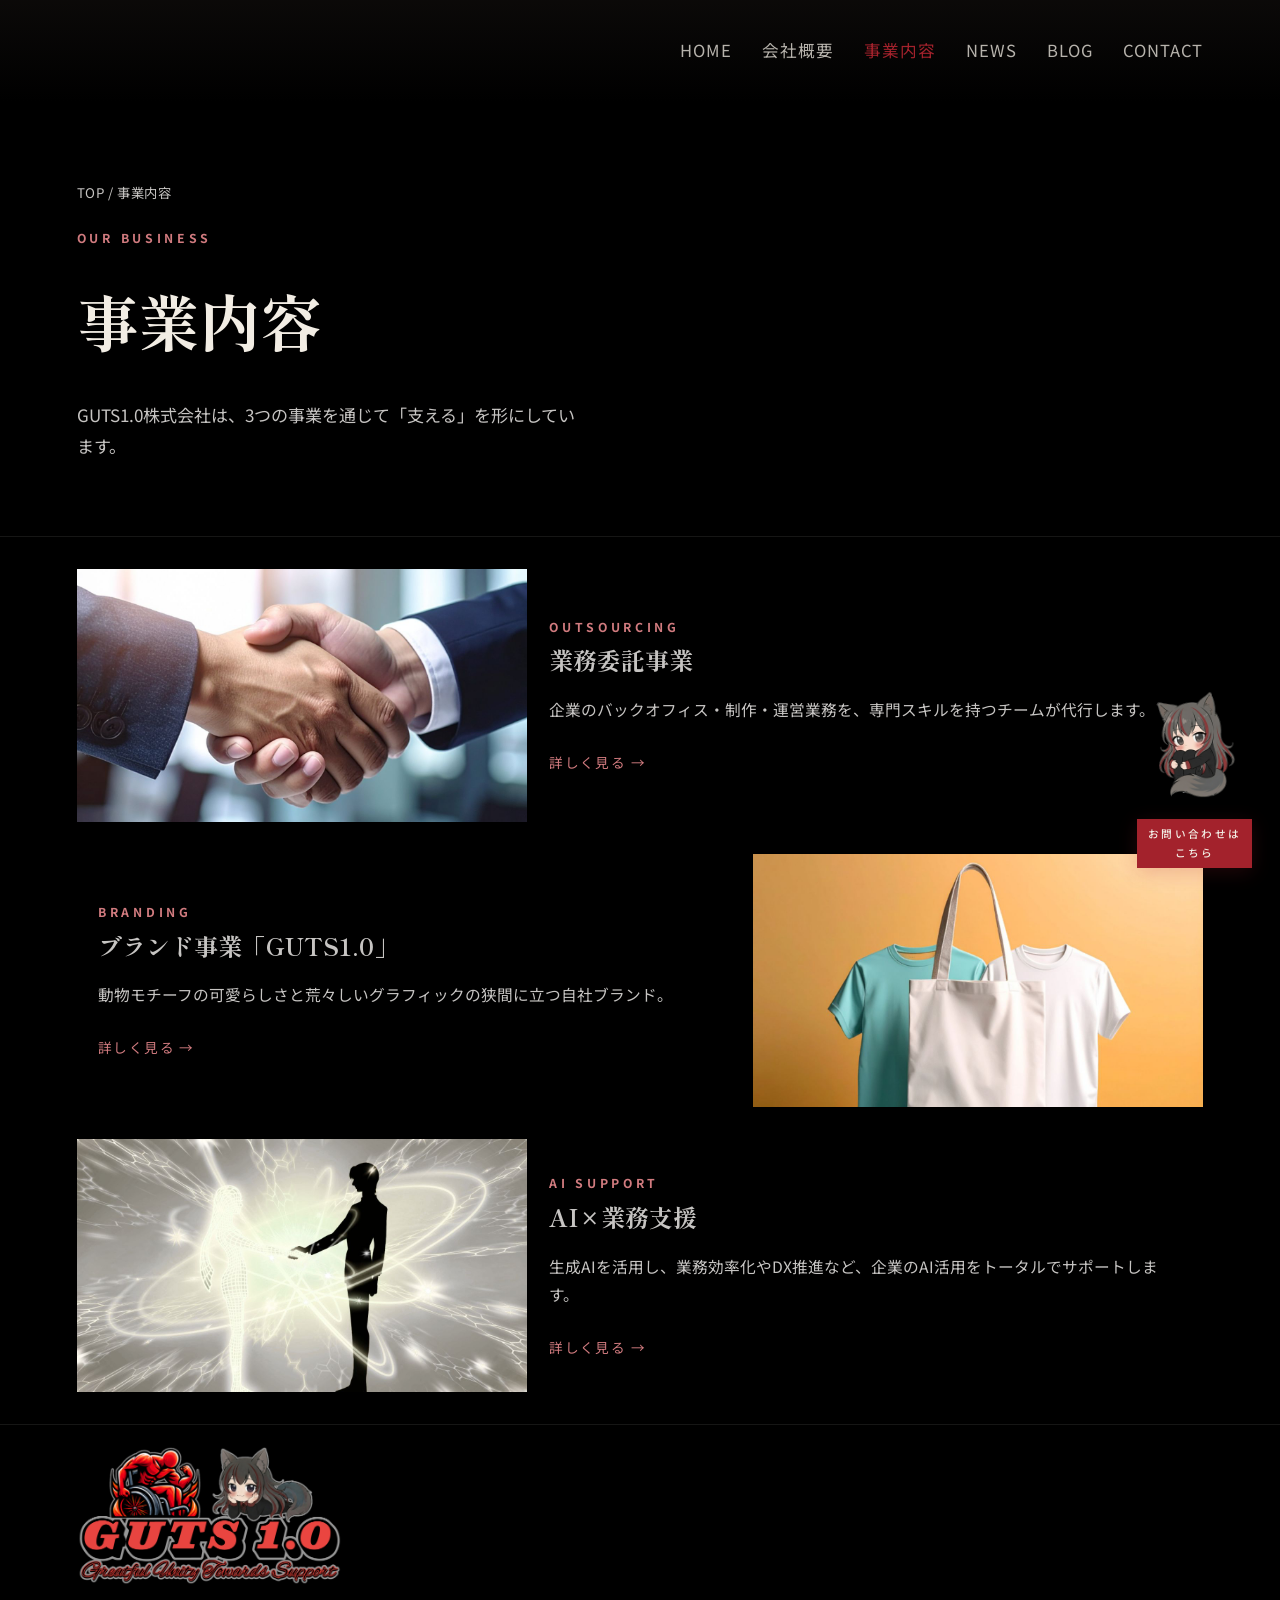
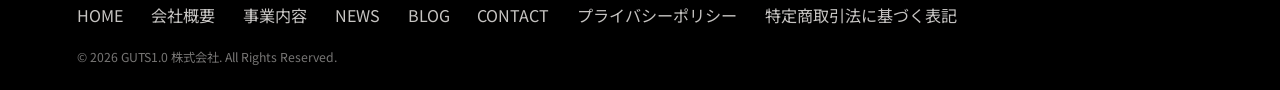
<file: business.html>
<!DOCTYPE html>
<html lang="ja">
<head>
<meta charset="UTF-8">
<meta name="viewport" content="width=device-width, initial-scale=1.0">
<title>事業内容 | GUTS1.0 株式会社</title>
  <link rel="icon" type="image/x-icon" href="/img/favicon/favicon.ico">
  <link rel="icon" type="image/png" sizes="32x32" href="/img/favicon/favicon-32x32.png">
  <link rel="icon" type="image/png" sizes="16x16" href="/img/favicon/favicon-16x16.png">
  <link rel="apple-touch-icon" sizes="180x180" href="/img/favicon/apple-touch-icon.png">
  <link rel="manifest" href="/img/favicon/site.webmanifest">
<meta name="description" content="GUTS1.0株式会社の事業内容ページです。業務委託事業、ブランド事業「GUTS1.0」、AI×業務支援の3事業をご紹介します。">
<link rel="canonical" href="https://guts1-0.com/business.html">
<meta property="og:type" content="website">
<meta property="og:site_name" content="GUTS1.0 株式会社">
<meta property="og:locale" content="ja_JP">
<meta property="og:title" content="事業内容 | GUTS1.0 株式会社">
<meta property="og:description" content="GUTS1.0株式会社の事業内容ページです。業務委託事業、ブランド事業「GUTS1.0」、AI×業務支援の3事業をご紹介します。">
<meta property="og:url" content="https://guts1-0.com/business.html">
<meta property="og:image" content="https://guts1-0.com/img/logo.png">
<meta name="twitter:card" content="summary_large_image">
<meta name="twitter:title" content="事業内容 | GUTS1.0 株式会社">
<meta name="twitter:description" content="GUTS1.0株式会社の事業内容ページです。業務委託事業、ブランド事業「GUTS1.0」、AI×業務支援の3事業をご紹介します。">
<meta name="twitter:image" content="https://guts1-0.com/img/logo.png">
<link rel="preconnect" href="https://fonts.googleapis.com">
<link href="https://fonts.googleapis.com/css2?family=Cormorant+Garamond:wght@400;500;600&family=Shippori+Mincho:wght@400;600&family=Noto+Sans+JP:wght@300;400;500;700&display=swap" rel="stylesheet">
<link rel="stylesheet" href="css/common.css">
<link rel="stylesheet" href="css/business.css">
</head>
<body>


  <header id="site-header">
  </header>

<main>
   <video class="bg-video" autoplay muted playsinline>
      <source src="img/ウェーブ.mp4" type="video/mp4">
    </video>

    <div class="main-content">
<div class="page-header">
  <div class="breadcrumb fade-up"><a href="index.html">TOP</a> / 事業内容</div>
  <div class="eyebrow fade-up">OUR BUSINESS</div>
  <h1 class="fade-up">事業内容</h1>
  <p class="page-lead fade-up">GUTS1.0株式会社は、3つの事業を通じて「支える」を形にしています。</p>
</div>

<section class="content">
  <div class="biz-index-grid">
    <div class="biz-row">
      <div class="biz-index-image fade-up"><img src="img/Business details/outsourcing.jpg" alt="業務委託事業のイメージ画像"></div>
      <a class="biz-index-card fade-up" href="business-outsourcing.html">
        <span class="eyebrow">OUTSOURCING</span>
        <h3>業務委託事業</h3>
        <p>企業のバックオフィス・制作・運営業務を、専門スキルを持つチームが代行します。</p>
        <span class="more">詳しく見る →</span>
      </a>
    </div>
    <div class="biz-row reverse">
      <a class="biz-index-card fade-up" href="business-brand.html">
        <span class="eyebrow">BRANDING</span>
        <h3>ブランド事業「GUTS1.0」</h3>
        <p>動物モチーフの可愛らしさと荒々しいグラフィックの狭間に立つ自社ブランド。</p>
        <span class="more">詳しく見る →</span>
      </a>
      <div class="biz-index-image fade-up"><img src="img/Business details/branding.jpg" alt="ブランド事業GUTS1.0のイメージ画像"></div>
    </div>
    <div class="biz-row">
      <div class="biz-index-image fade-up"><img src="img/Business details/ai-support.jpg" alt="AI×業務支援のイメージ画像"></div>
      <a class="biz-index-card fade-up" href="business-ai-support.html">
        <span class="eyebrow">AI SUPPORT</span>
        <h3>AI×業務支援</h3>
        <p>生成AIを活用し、業務効率化やDX推進など、企業のAI活用をトータルでサポートします。</p>
        <span class="more">詳しく見る →</span>
      </a>
    </div>
  </div>
</section>

    </div>
    <video class="bg-video-btm" id="bgVideoBtm" muted playsinline>
      <source src="img/ウェーブ2.mp4" type="video/mp4">
    </video>
    <div class="fixed-cta">

  <div class="sapo-box">
    <img src="img/sapo.png" alt="さぽえる">
  </div>

  <a href="https://lin.ee/x7tLXsn" class="btn btn-primary btn-cta">お問い合わせは<br>こちら</a>
</div>
  </main>

  <footer class="main-content" id="site-footer">
  </footer>

  <script src="js/common.js"></script>

</body>
</html>
</file>
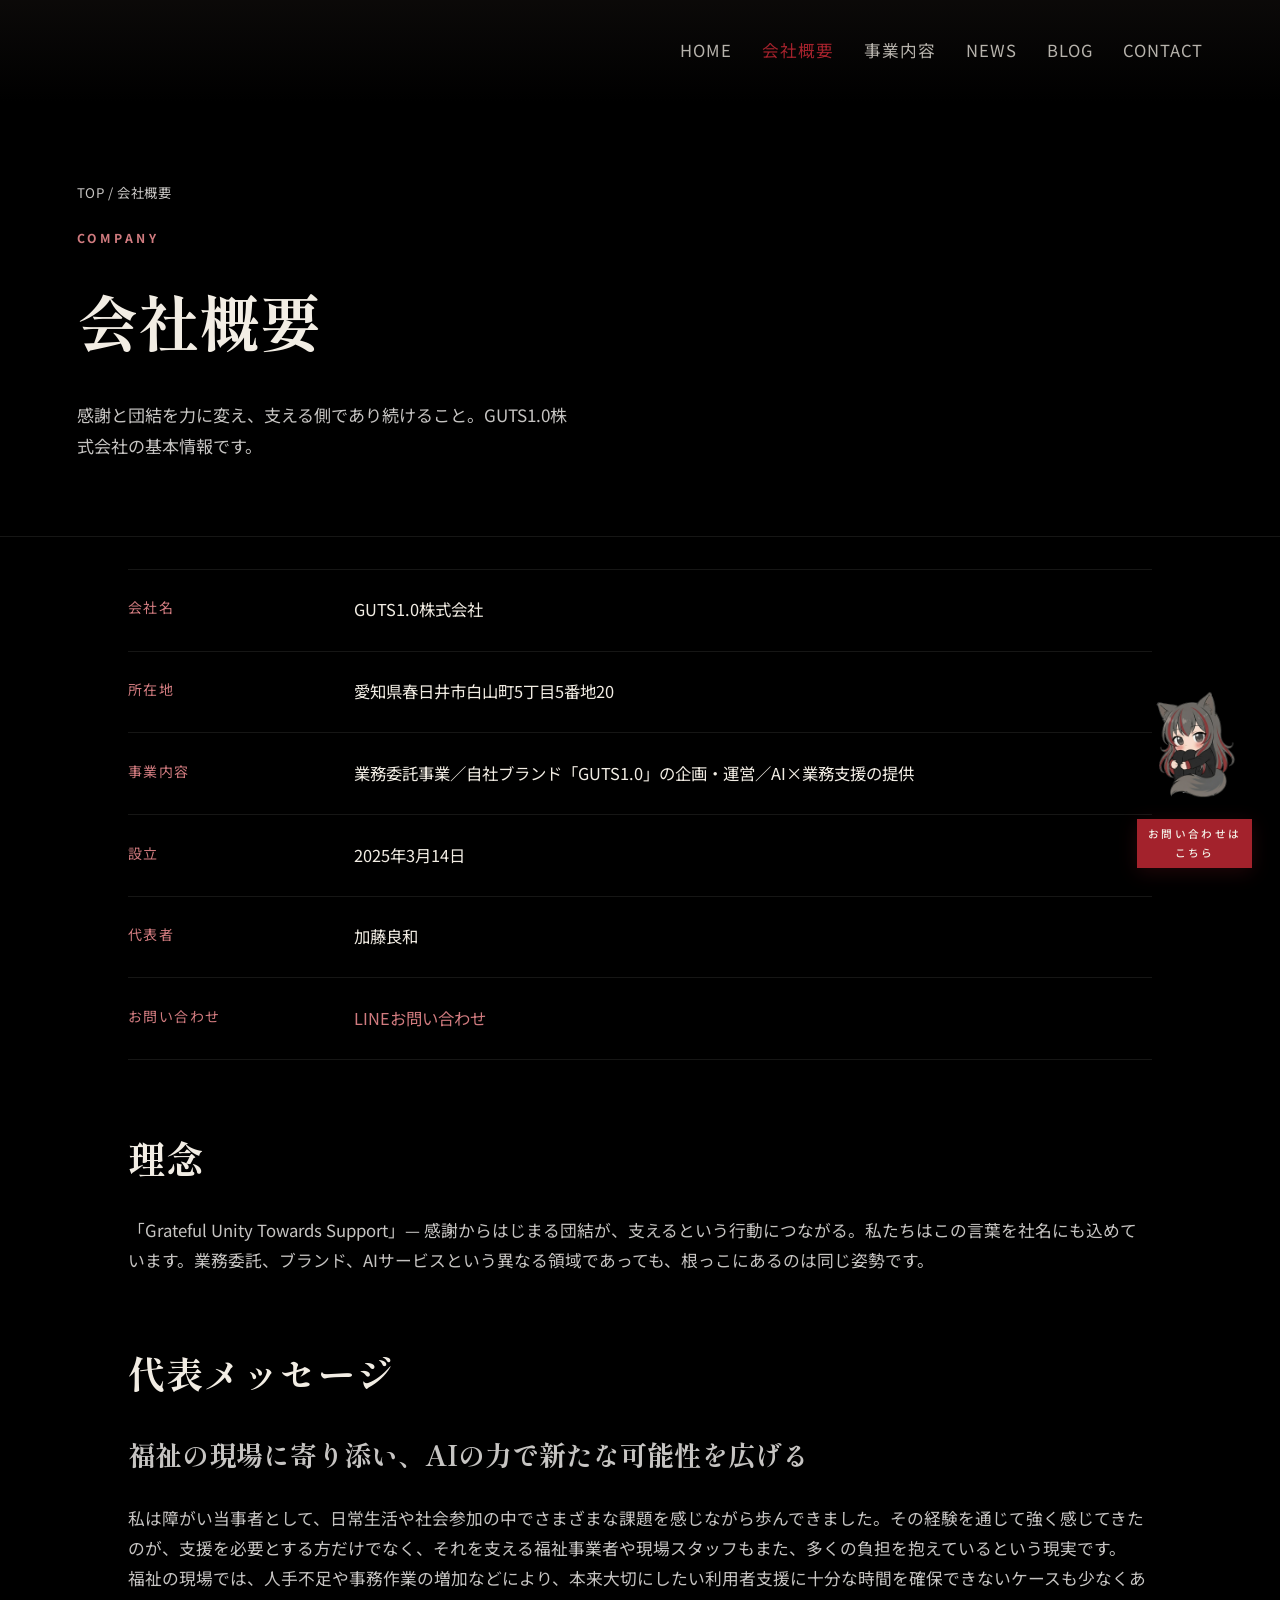
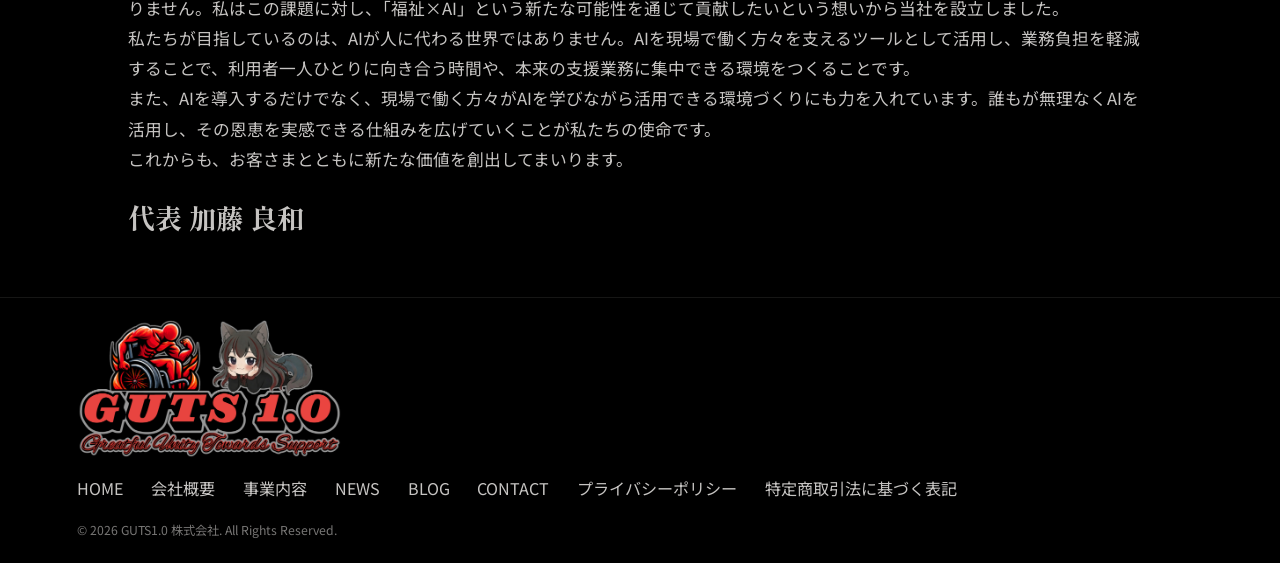
<file: company.html>
<!DOCTYPE html>
<html lang="ja">

<head>
  <meta charset="UTF-8">
  <meta name="viewport" content="width=device-width, initial-scale=1.0">
  <title>会社概要 | GUTS1.0 株式会社</title>
  <link rel="icon" type="image/x-icon" href="/img/favicon/favicon.ico">
  <link rel="icon" type="image/png" sizes="32x32" href="/img/favicon/favicon-32x32.png">
  <link rel="icon" type="image/png" sizes="16x16" href="/img/favicon/favicon-16x16.png">
  <link rel="apple-touch-icon" sizes="180x180" href="/img/favicon/apple-touch-icon.png">
  <link rel="manifest" href="/img/favicon/site.webmanifest">
  <meta name="description" content="GUTS1.0株式会社の会社概要ページです。所在地、事業内容、理念、沿革をご紹介しています。">
  <link rel="canonical" href="https://guts1-0.com/company.html">
  <meta property="og:type" content="website">
  <meta property="og:site_name" content="GUTS1.0 株式会社">
  <meta property="og:locale" content="ja_JP">
  <meta property="og:title" content="会社概要 | GUTS1.0 株式会社">
  <meta property="og:description" content="GUTS1.0株式会社の会社概要ページです。所在地、事業内容、理念、沿革をご紹介しています。">
  <meta property="og:url" content="https://guts1-0.com/company.html">
  <meta property="og:image" content="https://guts1-0.com/img/logo.png">
  <meta name="twitter:card" content="summary_large_image">
  <meta name="twitter:title" content="会社概要 | GUTS1.0 株式会社">
  <meta name="twitter:description" content="GUTS1.0株式会社の会社概要ページです。所在地、事業内容、理念、沿革をご紹介しています。">
  <meta name="twitter:image" content="https://guts1-0.com/img/logo.png">
  <link rel="preconnect" href="https://fonts.googleapis.com">
  <link
    href="https://fonts.googleapis.com/css2?family=Cormorant+Garamond:wght@400;500;600&family=Shippori+Mincho:wght@400;600&family=Noto+Sans+JP:wght@300;400;500;700&display=swap"
    rel="stylesheet">
  <link rel="stylesheet" href="css/common.css">
</head>

<body>


  <header id="site-header">
  </header>

  <main>
    <video class="bg-video" autoplay muted playsinline>
      <source src="img/ウェーブ.mp4" type="video/mp4">
    </video>

    <div class="main-content">
      <!-- 既存のmainの中身 -->
      <div class="page-header">
        <div class="breadcrumb fade-up"><a href="index.html">TOP</a> / 会社概要</div>
        <div class="eyebrow fade-up">COMPANY</div>
        <h1 class="fade-up">会社概要</h1>
        <p class="page-lead fade-up">感謝と団結を力に変え、支える側であり続けること。GUTS1.0株式会社の基本情報です。</p>
      </div>

      <section class="content">
        <div class="content-narrow fade-up">
          <dl class="ov-table" style="border-top:1px solid var(--line);">
            <div class="ov-row">
              <dt>会社名</dt>
              <dd>GUTS1.0株式会社</dd>
            </div>
            <div class="ov-row">
              <dt>所在地</dt>
              <dd>愛知県春日井市白山町5丁目5番地20</dd>
            </div>
            <div class="ov-row">
              <dt>事業内容</dt>
              <dd>業務委託事業／自社ブランド「GUTS1.0」の企画・運営／AI×業務支援の提供</dd>
            </div>
            <div class="ov-row">
              <dt>設立</dt>
              <dd>2025年3月14日</dd>
            </div>
            <div class="ov-row">
              <dt>代表者</dt>
              <dd>加藤良和</dd>
            </div>
            <div class="ov-row">
              <dt>お問い合わせ</dt>
              <dd><a href="https://lin.ee/x7tLXsn" style="color:var(--ember);">LINEお問い合わせ</a></dd>
            </div>
          </dl>

          <h2 class="fade-up">理念</h2>
          <p class="fade-up">「Grateful Unity Towards Support」—
            感謝からはじまる団結が、支えるという行動につながる。私たちはこの言葉を社名にも込めています。業務委託、ブランド、AIサービスという異なる領域であっても、根っこにあるのは同じ姿勢です。</p>

          <h2>代表メッセージ</h2>
          <h3>福祉の現場に寄り添い、AIの力で新たな可能性を広げる</h3>
          <p>私は障がい当事者として、日常生活や社会参加の中でさまざまな課題を感じながら歩んできました。その経験を通じて強く感じてきたのが、支援を必要とする方だけでなく、それを支える福祉事業者や現場スタッフもまた、多くの負担を抱えているという現実です。<br>福祉の現場では、人手不足や事務作業の増加などにより、本来大切にしたい利用者支援に十分な時間を確保できないケースも少なくありません。私はこの課題に対し、「福祉×AI」という新たな可能性を通じて貢献したいという想いから当社を設立しました。<br>私たちが目指しているのは、AIが人に代わる世界ではありません。AIを現場で働く方々を支えるツールとして活用し、業務負担を軽減することで、利用者一人ひとりに向き合う時間や、本来の支援業務に集中できる環境をつくることです。<br>また、AIを導入するだけでなく、現場で働く方々がAIを学びながら活用できる環境づくりにも力を入れています。誰もが無理なくAIを活用し、その恩恵を実感できる仕組みを広げていくことが私たちの使命です。<br>これからも、お客さまとともに新たな価値を創出してまいります。</p>

          <h3>代表 加藤 良和</h3>
        </div>
      </section>
    </div>
    <video class="bg-video-btm" id="bgVideoBtm" muted playsinline>
      <source src="img/ウェーブ2.mp4" type="video/mp4">
    </video>
    <div class="fixed-cta">

  <div class="sapo-box">
    <img src="img/sapo.png" alt="さぽえる">
  </div>

  <a href="https://lin.ee/x7tLXsn" class="btn btn-primary btn-cta">お問い合わせは<br>こちら</a>
</div>
  </main>

  <footer class="main-content" id="site-footer">
  </footer>

  <script src="js/common.js"></script>

</body>

</html>
</file>
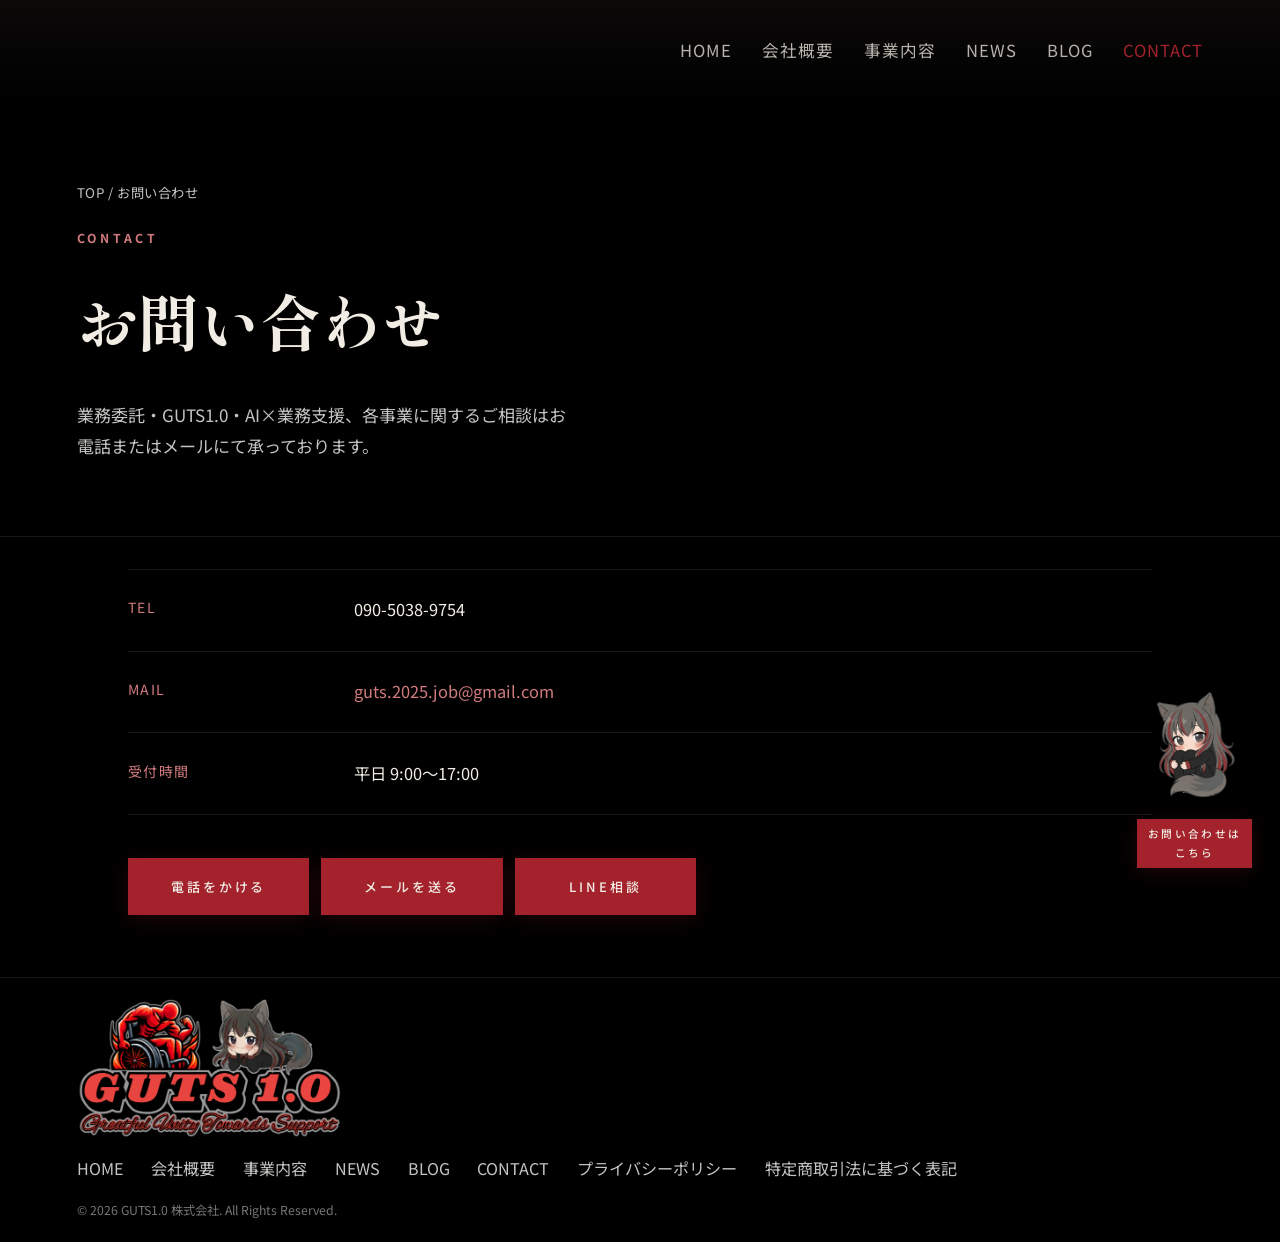
<file: contact.html>
<!DOCTYPE html>
<html lang="ja">

<head>
  <meta charset="UTF-8">
  <meta name="viewport" content="width=device-width, initial-scale=1.0">
  <title>お問い合わせ | GUTS1.0 株式会社</title>
  <link rel="icon" type="image/x-icon" href="/img/favicon/favicon.ico">
  <link rel="icon" type="image/png" sizes="32x32" href="/img/favicon/favicon-32x32.png">
  <link rel="icon" type="image/png" sizes="16x16" href="/img/favicon/favicon-16x16.png">
  <link rel="apple-touch-icon" sizes="180x180" href="/img/favicon/apple-touch-icon.png">
  <link rel="manifest" href="/img/favicon/site.webmanifest">
  <meta name="description" content="GUTS1.0株式会社へのお問い合わせページです。業務委託、GUTS1.0、AI×業務支援に関するご相談はお電話またはメールにて承っております。">
  <link rel="canonical" href="https://guts1-0.com/contact.html">
  <meta property="og:type" content="website">
  <meta property="og:site_name" content="GUTS1.0 株式会社">
  <meta property="og:locale" content="ja_JP">
  <meta property="og:title" content="お問い合わせ | GUTS1.0 株式会社">
  <meta property="og:description" content="GUTS1.0株式会社へのお問い合わせページです。業務委託、GUTS1.0、AI×業務支援に関するご相談はお電話またはメールにて承っております。">
  <meta property="og:url" content="https://guts1-0.com/contact.html">
  <meta property="og:image" content="https://guts1-0.com/img/logo.png">
  <meta name="twitter:card" content="summary_large_image">
  <meta name="twitter:title" content="お問い合わせ | GUTS1.0 株式会社">
  <meta name="twitter:description" content="GUTS1.0株式会社へのお問い合わせページです。業務委託、GUTS1.0、AI×業務支援に関するご相談はお電話またはメールにて承っております。">
  <meta name="twitter:image" content="https://guts1-0.com/img/logo.png">
  <link rel="preconnect" href="https://fonts.googleapis.com">
  <link
    href="https://fonts.googleapis.com/css2?family=Cormorant+Garamond:wght@400;500;600&family=Shippori+Mincho:wght@400;600&family=Noto+Sans+JP:wght@300;400;500;700&display=swap"
    rel="stylesheet">
  <link rel="stylesheet" href="css/common.css">
</head>

<body>


  <header id="site-header">
  </header>

  <main>
    <video class="bg-video" autoplay muted playsinline>
      <source src="img/ウェーブ.mp4" type="video/mp4">
    </video>

    <div class="main-content">


      <div class="page-header">
        <div class="breadcrumb fade-up"><a href="index.html">TOP</a> / お問い合わせ</div>
        <div class="eyebrow fade-up">CONTACT</div>
        <h1 class="fade-up">お問い合わせ</h1>
        <p class="page-lead fade-up">業務委託・GUTS1.0・AI×業務支援、各事業に関するご相談はお電話またはメールにて承っております。</p>
      </div>

      <section class="content">
        <div class="content-narrow">
          <dl class="ov-table">
            <div class="ov-row fade-up">
              <dt>TEL</dt>
              <dd><a href="tel:09050389754" style="color:var(--bone);">090-5038-9754</a></dd>
            </div>
            <div class="ov-row fade-up">
              <dt>MAIL</dt>
              <dd><a href="mailto:guts.2025.job@gmail.com" style="color:var(--ember);">guts.2025.job@gmail.com</a></dd>
            </div>
            <div class="ov-row fade-up">
              <dt>受付時間</dt>
              <dd>平日 9:00〜17:00</dd>
            </div>
          </dl>

          <p style="margin-top:4rem;">
            <a href="tel:09050389754" class="btn btn-primary contact-cta fade-up">電話をかける</a>
            &nbsp;
            <a href="mailto:guts.2025.job@gmail.com" class="btn btn-primary contact-cta fade-up">メールを送る</a>
            &nbsp;
            <a href="https://lin.ee/x7tLXsn" class="btn btn-primary contact-cta fade-up">LINE相談</a>
          </p>
        </div>
      </section>
    </div>
    <video class="bg-video-btm" id="bgVideoBtm" muted playsinline>
      <source src="img/ウェーブ2.mp4" type="video/mp4">
    </video>
    <div class="fixed-cta">

      <div class="sapo-box">
        <img src="img/sapo.png" alt="さぽえる">
      </div>

      <a href="https://lin.ee/x7tLXsn" class="btn btn-primary btn-cta">お問い合わせは<br>こちら</a>
    </div>
  </main>

  <footer class="main-content" id="site-footer">
  </footer>

  <script src="js/common.js"></script>

</body>

</html>
</file>
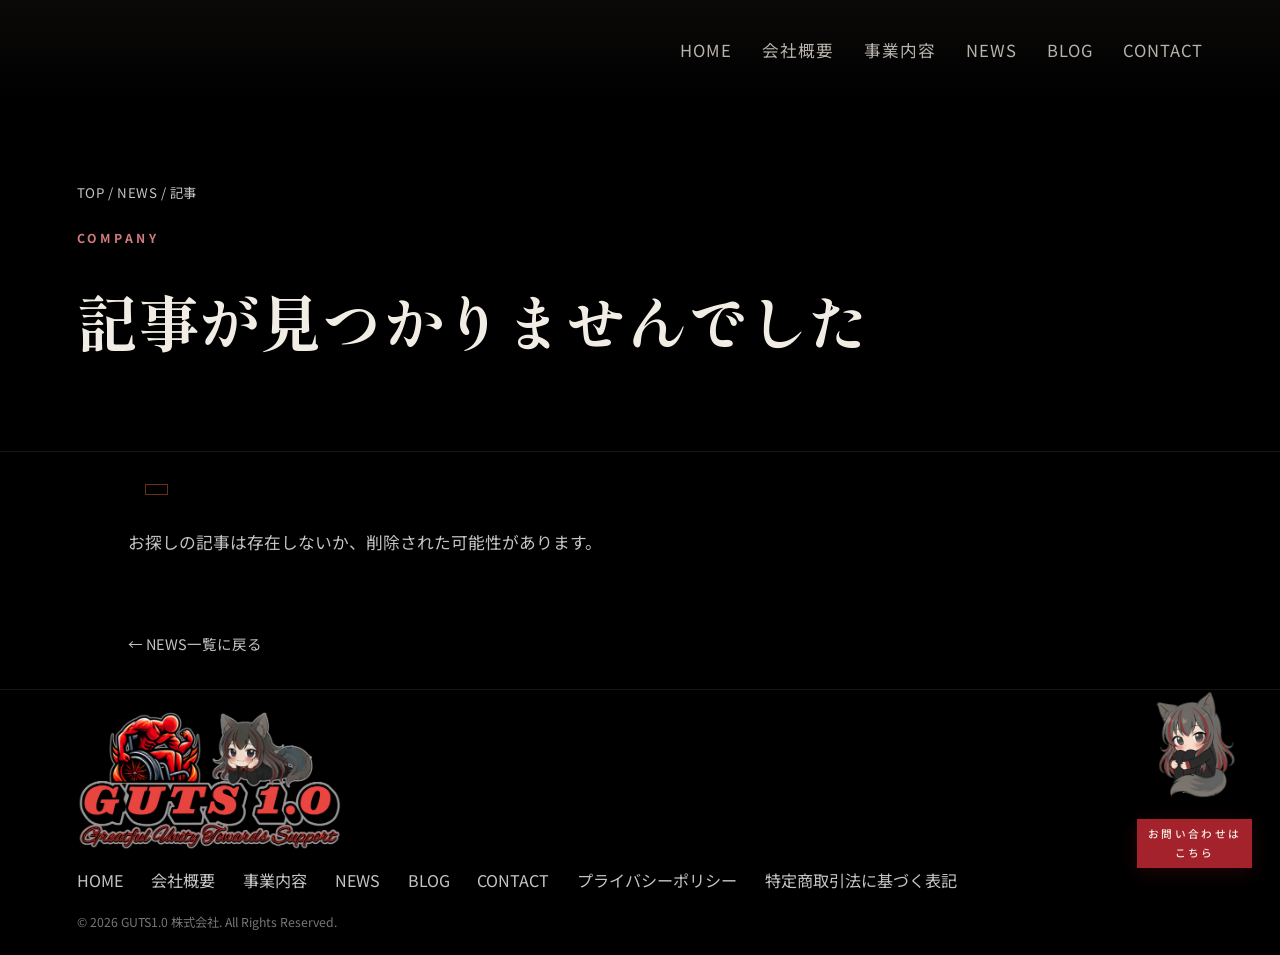
<file: news-detail.html>
<!DOCTYPE html>
<html lang="ja">

<head>
  <meta charset="UTF-8">
  <meta name="viewport" content="width=device-width, initial-scale=1.0">
  <title id="page-title">NEWS | GUTS1.0 株式会社</title>
  <meta id="page-description" name="description" content="GUTS1.0株式会社のお知らせです。">
  <link rel="canonical" href="https://guts1-0.com/news-detail.html">
  <meta property="og:type" content="article">
  <meta property="og:site_name" content="GUTS1.0 株式会社">
  <meta property="og:locale" content="ja_JP">
  <meta property="og:title" id="og-title" content="NEWS | GUTS1.0 株式会社">
  <meta property="og:description" id="og-description" content="GUTS1.0株式会社のお知らせです。">
  <meta property="og:url" id="og-url" content="https://guts1-0.com/news-detail.html">
  <meta property="og:image" content="https://guts1-0.com/img/logo.png">
  <meta name="twitter:card" content="summary_large_image">
  <meta name="twitter:title" id="twitter-title" content="NEWS | GUTS1.0 株式会社">
  <meta name="twitter:description" id="twitter-description" content="GUTS1.0株式会社のお知らせです。">
  <meta name="twitter:image" content="https://guts1-0.com/img/logo.png">
  <link rel="preconnect" href="https://fonts.googleapis.com">
  <link
    href="https://fonts.googleapis.com/css2?family=Cormorant+Garamond:wght@400;500;600&family=Shippori+Mincho:wght@400;600&family=Noto+Sans+JP:wght@300;400;500;700&display=swap"
    rel="stylesheet">
  <link rel="stylesheet" href="css/common.css">
  <link rel="stylesheet" href="css/news-detail.css">
</head>

<body>

  <header id="site-header">
  </header>

  <main>
     <video class="bg-video" autoplay muted playsinline>
      <source src="img/ウェーブ.mp4" type="video/mp4">
    </video>

    <div class="main-content">

    <div class="page-header">
      <div class="breadcrumb fade-up"><a href="index.html">TOP</a> / <a href="news.html">NEWS</a> / 記事</div>
      <div class="eyebrow fade-up" id="article-eyebrow">COMPANY</div>
      <h1 class="fade-up" id="article-title">読み込み中...</h1>
    </div>

    <section class="content fade-up">
      <div class="content-narrow">

        <div class="article-meta">
          <time id="article-date"></time>
          <span class="tag" id="article-tag"
            style="font-size:.68rem;letter-spacing:.1em;text-transform:uppercase;color:var(--ember);border:1px solid rgba(255,122,61,.4);padding:0.4rem 1rem;"></span>
        </div>

        <div class="article-body" id="article-body">
          <!-- news.json から自動生成されます -->
        </div>

        <a class="back-link" href="news.html">← NEWS一覧に戻る</a>
      </div>
    </section>
    </div>
    <video class="bg-video-btm" id="bgVideoBtm" muted playsinline>
      <source src="img/ウェーブ2.mp4" type="video/mp4">
    </video>
    <div class="fixed-cta">

  <div class="sapo-box">
    <img src="img/sapo.png" alt="さぽえる">
  </div>

  <a href="https://lin.ee/x7tLXsn" class="btn btn-primary btn-cta">お問い合わせは<br>こちら</a>
</div>
    </main>

    <footer class="main-content" id="site-footer">
    </footer>

    <script src="js/common.js"></script>
    <script src="js/news-detail.js"></script>
</body>

</html>
</file>
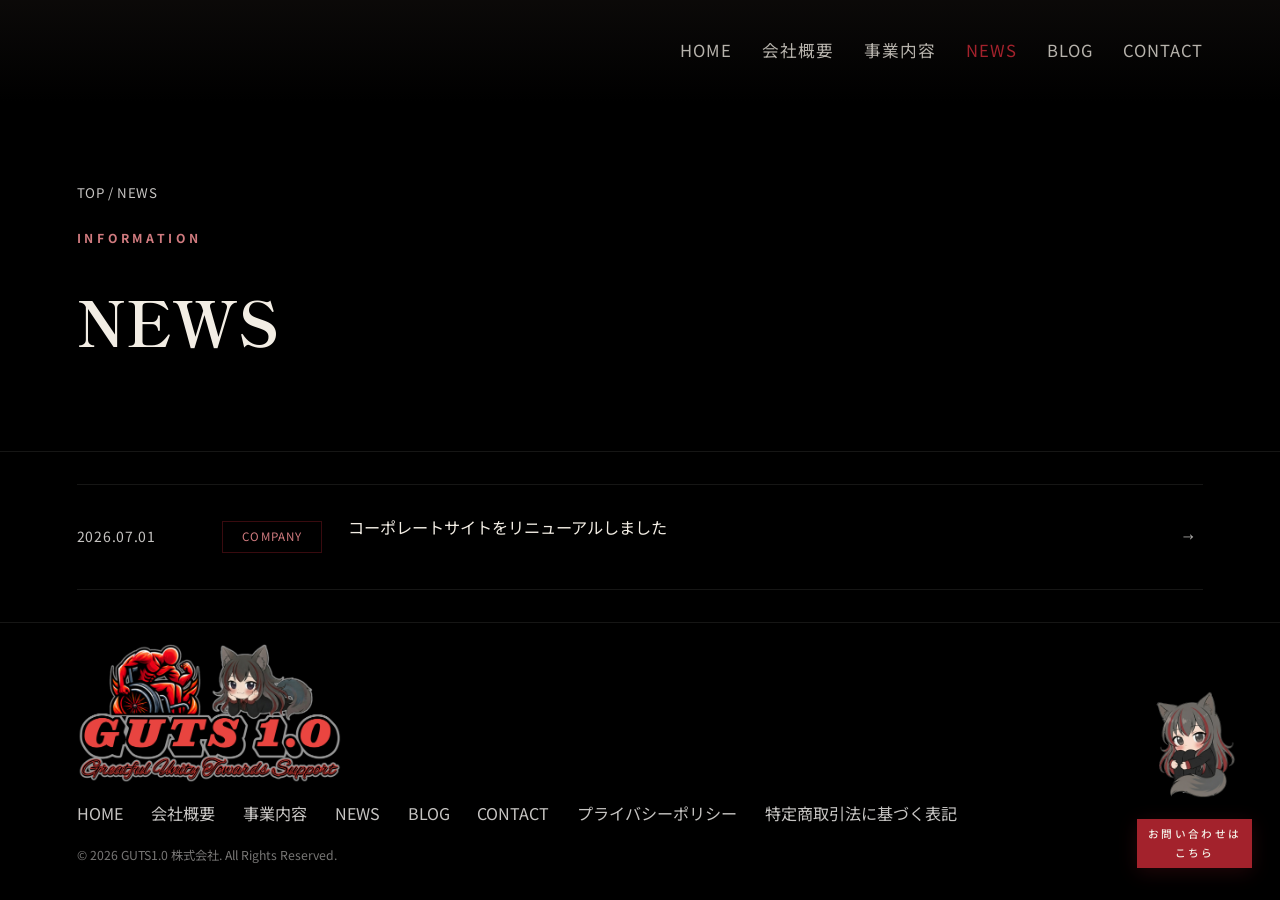
<file: news.html>
<!DOCTYPE html>
<html lang="ja">

<head>
  <meta charset="UTF-8">
  <meta name="viewport" content="width=device-width, initial-scale=1.0">
  <title>NEWS | GUTS1.0 株式会社</title>
  <link rel="icon" type="image/x-icon" href="/img/favicon/favicon.ico">
  <link rel="icon" type="image/png" sizes="32x32" href="/img/favicon/favicon-32x32.png">
  <link rel="icon" type="image/png" sizes="16x16" href="/img/favicon/favicon-16x16.png">
  <link rel="apple-touch-icon" sizes="180x180" href="/img/favicon/apple-touch-icon.png">
  <link rel="manifest" href="/img/favicon/site.webmanifest">
  <meta name="description" content="GUTS1.0株式会社のお知らせ一覧です。会社、ブランド、事業に関する最新情報を発信しています。">
  <link rel="canonical" href="https://guts1-0.com/news.html">
  <meta property="og:type" content="website">
  <meta property="og:site_name" content="GUTS1.0 株式会社">
  <meta property="og:locale" content="ja_JP">
  <meta property="og:title" content="NEWS | GUTS1.0 株式会社">
  <meta property="og:description" content="GUTS1.0株式会社のお知らせ一覧です。会社、ブランド、事業に関する最新情報を発信しています。">
  <meta property="og:url" content="https://guts1-0.com/news.html">
  <meta property="og:image" content="https://guts1-0.com/img/logo.png">
  <meta name="twitter:card" content="summary_large_image">
  <meta name="twitter:title" content="NEWS | GUTS1.0 株式会社">
  <meta name="twitter:description" content="GUTS1.0株式会社のお知らせ一覧です。会社、ブランド、事業に関する最新情報を発信しています。">
  <meta name="twitter:image" content="https://guts1-0.com/img/logo.png">
  <link rel="preconnect" href="https://fonts.googleapis.com">
  <link
    href="https://fonts.googleapis.com/css2?family=Cormorant+Garamond:wght@400;500;600&family=Shippori+Mincho:wght@400;600&family=Noto+Sans+JP:wght@300;400;500;700&display=swap"
    rel="stylesheet">
  <link rel="stylesheet" href="css/common.css">
</head>

<body>

  <header id="site-header">
  </header>

  <main>
    <video class="bg-video" autoplay muted playsinline>
      <source src="img/ウェーブ.mp4" type="video/mp4">
    </video>

    <div class="main-content">

      <div class="page-header">
        <div class="breadcrumb fade-up"><a href="index.html">TOP</a> / NEWS</div>
        <div class="eyebrow fade-up">INFORMATION</div>
        <h1 class="fade-up">NEWS</h1>
      </div>

      <section class="content">
        <div class="news-list" id="news-list" style="border-top:1px solid var(--line);">
          <!-- news.json から自動生成されます -->
        </div>
      </section>
    </div>
    <div class="fixed-cta">

  <div class="sapo-box">
    <img src="img/sapo.png" alt="さぽえる">
  </div>

  <a href="https://lin.ee/x7tLXsn" class="btn btn-primary btn-cta">お問い合わせは<br>こちら</a>
</div>
 <video class="bg-video-btm" id="bgVideoBtm" muted playsinline>
      <source src="img/ウェーブ2.mp4" type="video/mp4">
    </video>
  </main>

  <footer class="main-content" id="site-footer">
  </footer>

  <script src="js/common.js"></script>
  <script src="js/news.js"></script>
</body>

</html>
</file>
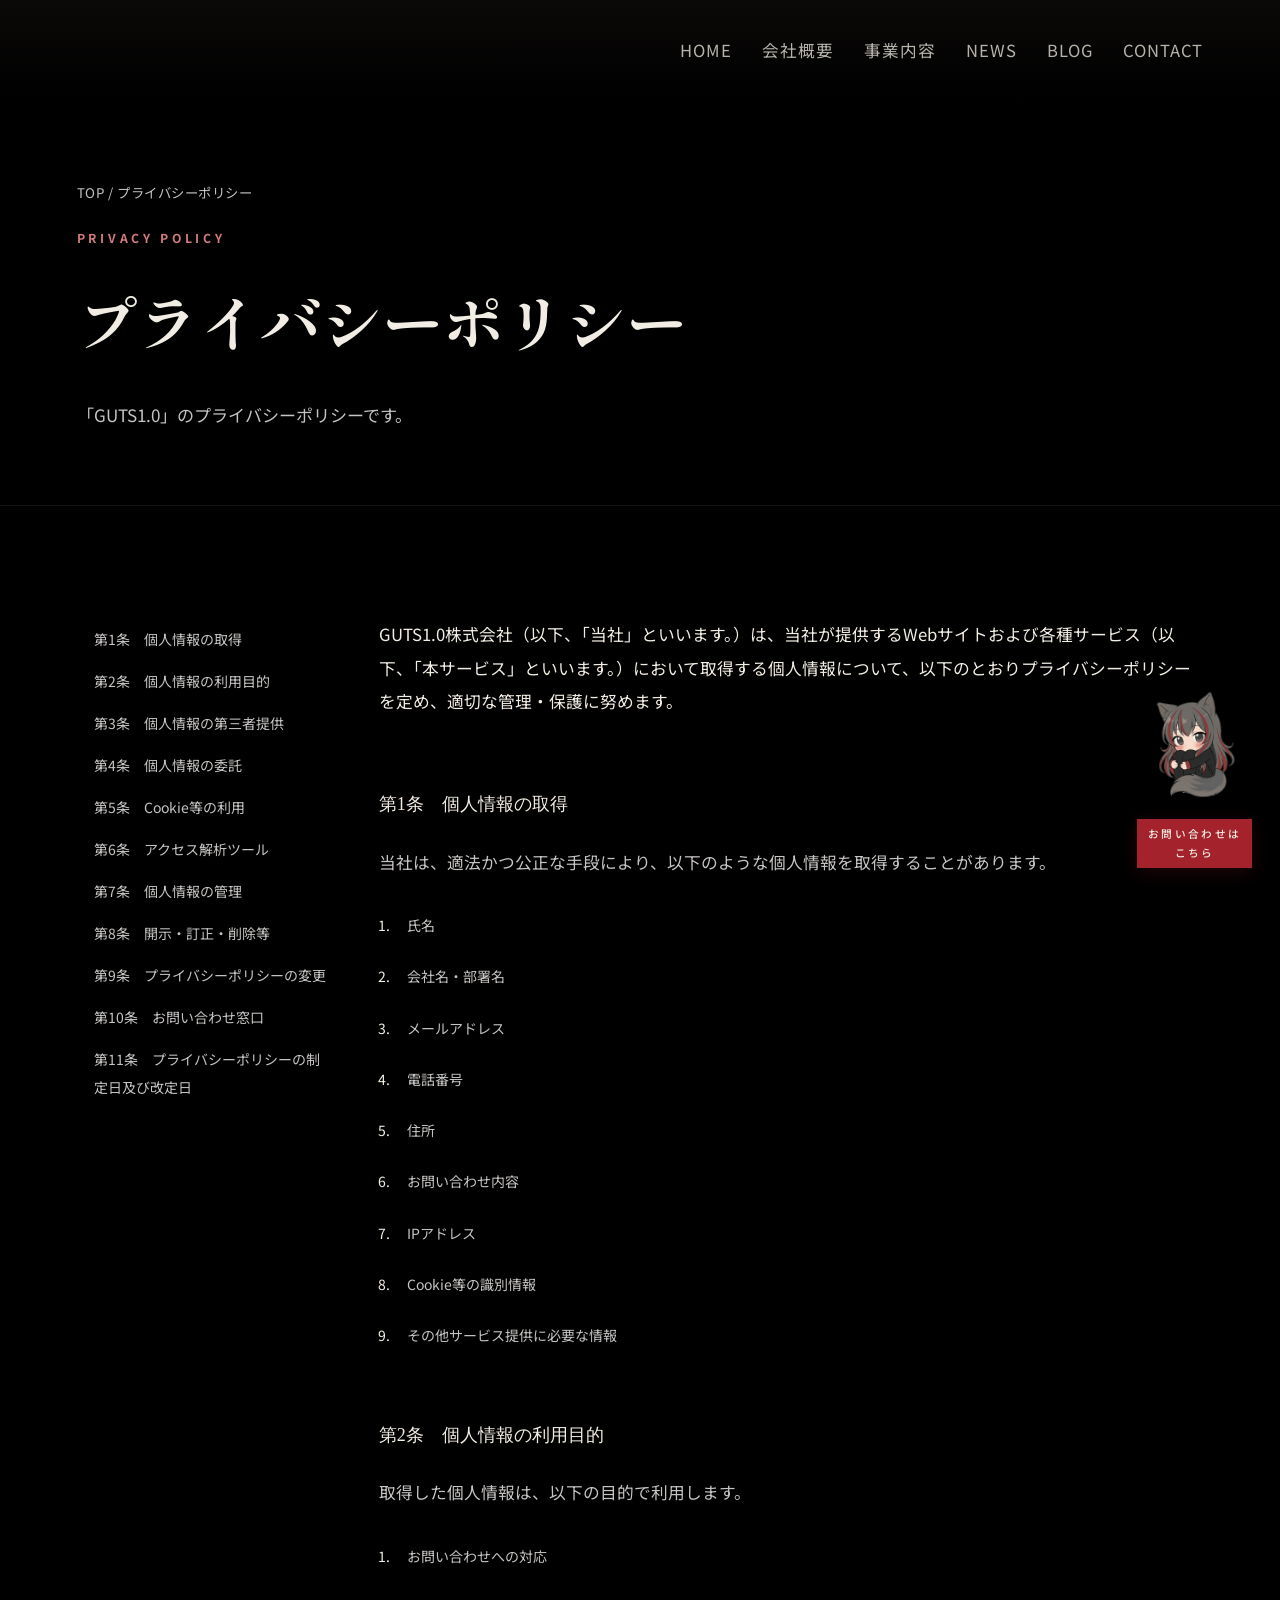
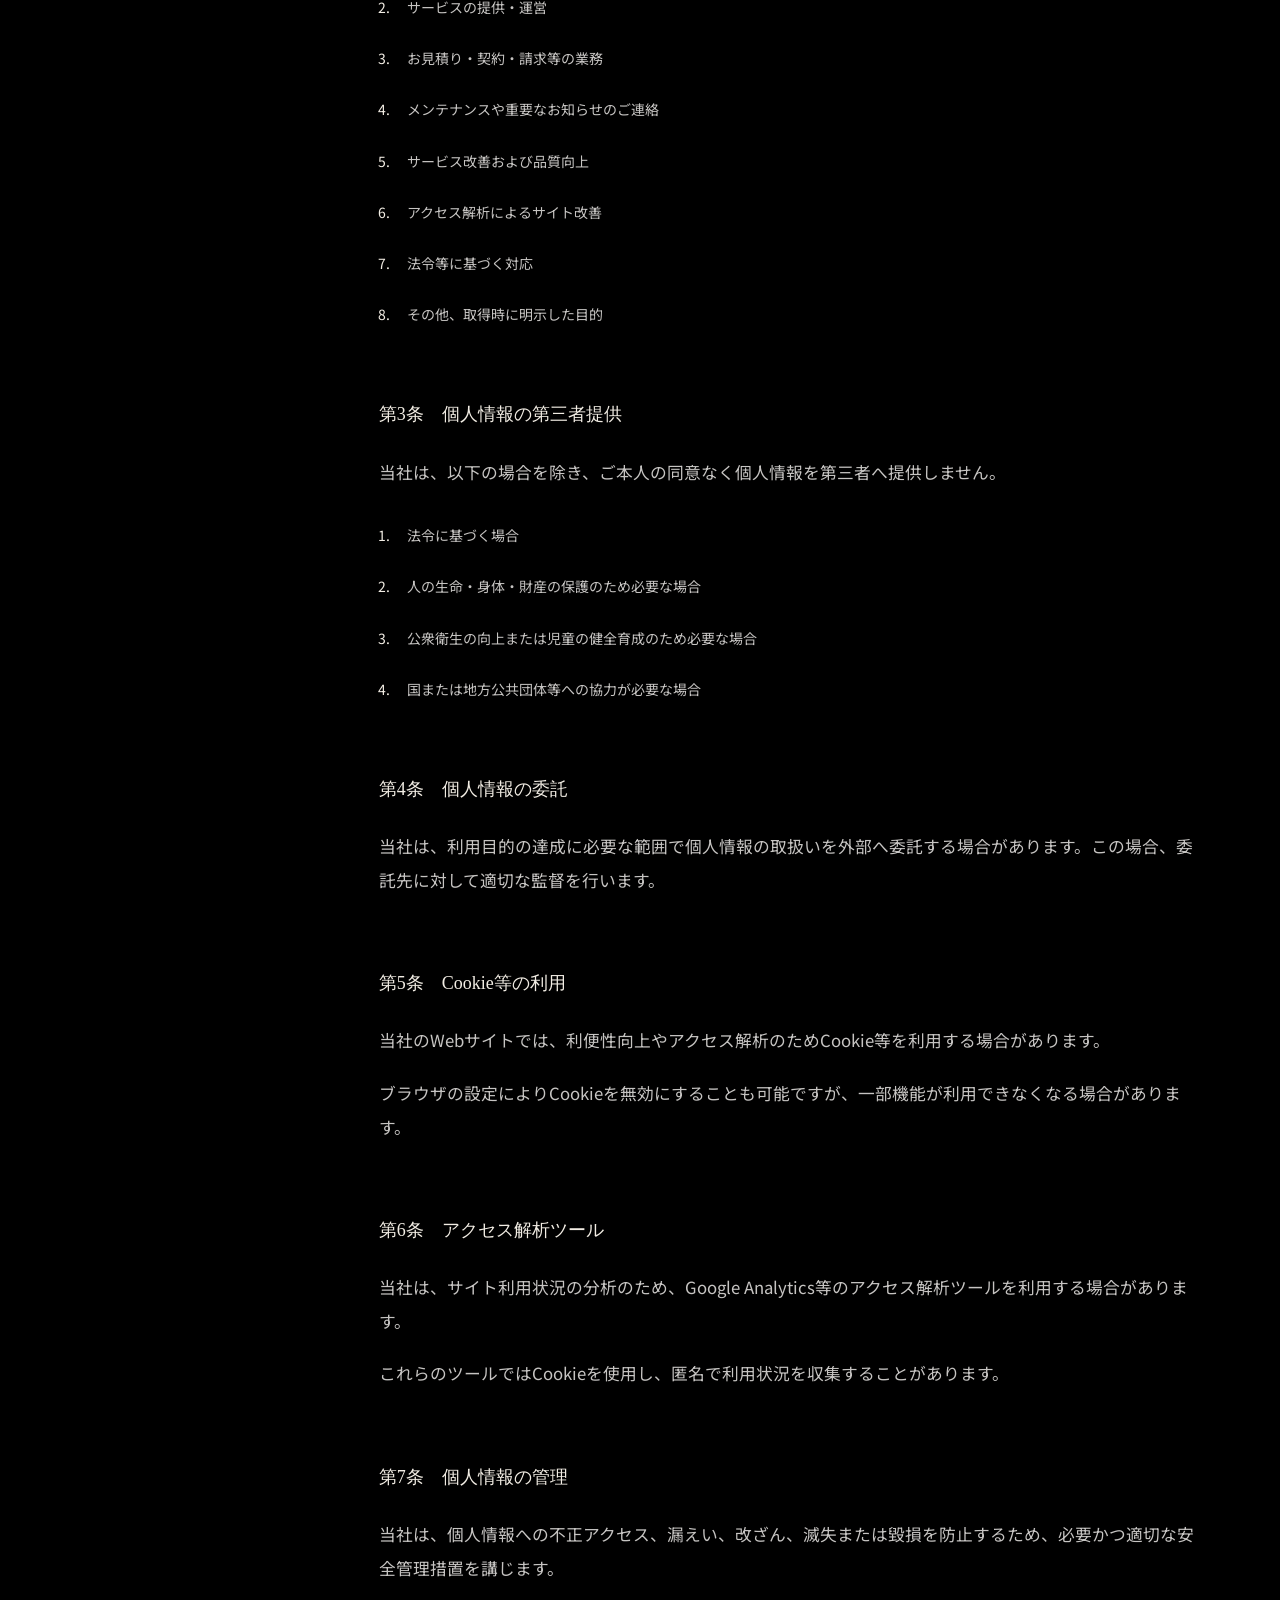
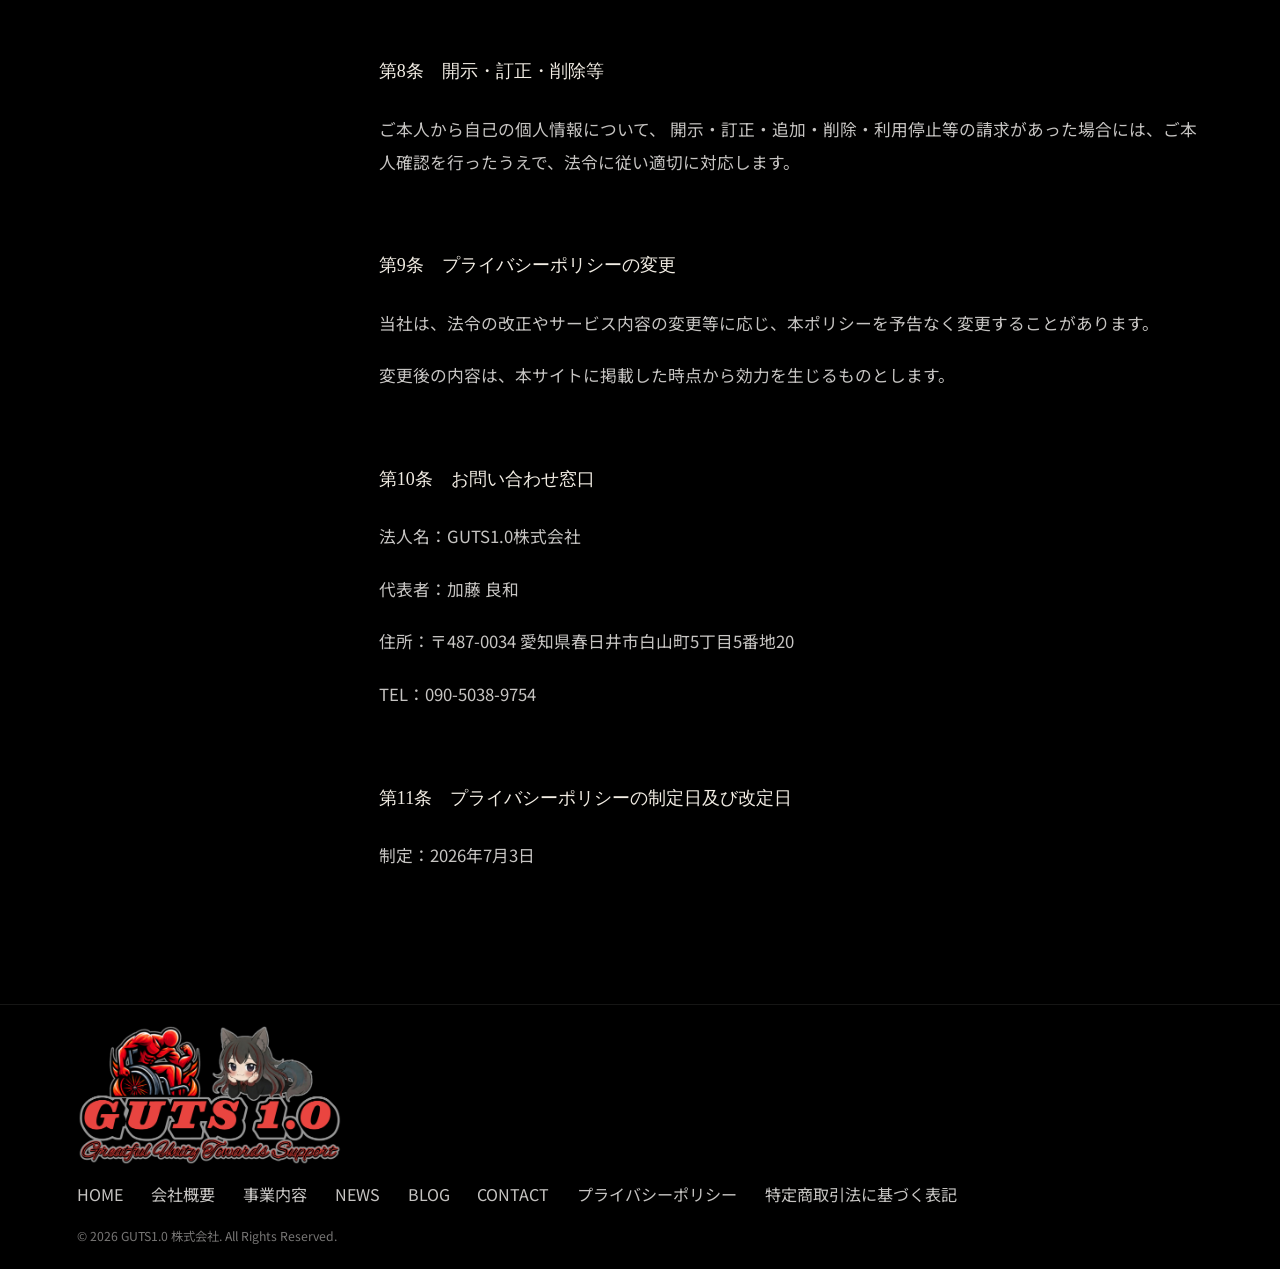
<file: privacy.html>
<!DOCTYPE html>
<html lang="ja">

<head>
  <meta charset="UTF-8">
  <meta name="viewport" content="width=device-width, initial-scale=1.0">
  <title>プライバシーポリシー | GUTS1.0 株式会社</title>
  <link rel="icon" type="image/x-icon" href="/img/favicon/favicon.ico">
  <link rel="icon" type="image/png" sizes="32x32" href="/img/favicon/favicon-32x32.png">
  <link rel="icon" type="image/png" sizes="16x16" href="/img/favicon/favicon-16x16.png">
  <link rel="apple-touch-icon" sizes="180x180" href="/img/favicon/apple-touch-icon.png">
  <link rel="manifest" href="/img/favicon/site.webmanifest">
  <meta name="description" content="GUTS1.0株式会社のプライバシーポリシーページです。所在地、事業内容、理念、沿革をご紹介しています。">
  <link rel="canonical" href="https://guts1-0.com/privacy.html">
  <meta property="og:type" content="website">
  <meta property="og:site_name" content="GUTS1.0 株式会社">
  <meta property="og:locale" content="ja_JP">
  <meta property="og:title" content="プライバシーポリシー | GUTS1.0 株式会社">
  <meta property="og:description" content="GUTS1.0株式会社のプライバシーポリシーページです。所在地、事業内容、理念、沿革をご紹介しています。">
  <meta property="og:url" content="https://guts1-0.com/privacy.html">
  <meta property="og:image" content="https://guts1-0.com/img/logo.png">
  <meta name="twitter:card" content="summary_large_image">
  <meta name="twitter:title" content="プライバシーポリシー | GUTS1.0 株式会社">
  <meta name="twitter:description" content="GUTS1.0株式会社のプライバシーポリシーページです。所在地、事業内容、理念、沿革をご紹介しています。">
  <meta name="twitter:image" content="https://guts1-0.com/img/logo.png">
  <link rel="preconnect" href="https://fonts.googleapis.com">
  <link
    href="https://fonts.googleapis.com/css2?family=Cormorant+Garamond:wght@400;500;600&family=Shippori+Mincho:wght@400;600&family=Noto+Sans+JP:wght@300;400;500;700&display=swap"
    rel="stylesheet">
  <link rel="stylesheet" href="css/common.css">
  <link rel="stylesheet" href="css/privacy.css">
</head>

<body>

  <body>

    <header id="site-header">
    </header>
    <main>
      <video class="bg-video" autoplay muted playsinline>
        <source src="img/ウェーブ.mp4" type="video/mp4">
      </video>

      <div class="main-content">

        <div class="page-header">
          <div class="breadcrumb fade-up"><a href="index.html">TOP</a> / プライバシーポリシー</div>
          <div class="eyebrow fade-up">PRIVACY POLICY</div>
          <h1 class="fade-up">プライバシーポリシー</h1>
          <p class="page-lead fade-up">「GUTS1.0」のプライバシーポリシーです。</p>
        </div>

        <div class="policy content">
          <section class="index">
            <ul>
              <li><a href="#p01">第1条　個人情報の取得</a></li>
              <li><a href="#p02">第2条　個人情報の利用目的</a></li>
              <li><a href="#p03">第3条　個人情報の第三者提供</a></li>
              <li><a href="#p04">第4条　個人情報の委託</a></li>
              <li><a href="#p05">第5条　Cookie等の利用</a></li>
              <li><a href="#p06">第6条　アクセス解析ツール</a></li>
              <li><a href="#p07">第7条　個人情報の管理</a></li>
              <li><a href="#p08">第8条　開示・訂正・削除等</a></li>
              <li><a href="#p09">第9条　プライバシーポリシーの変更</a></li>
              <li><a href="#p10">第10条　お問い合わせ窓口</a></li>
              <li><a href="#p11">第11条　プライバシーポリシーの制定日及び改定日</a></li>
            </ul>
          </section>

          <section class="article">
            <p class="lead">
              GUTS1.0株式会社（以下、「当社」といいます。）は、当社が提供するWebサイトおよび各種サービス（以下、「本サービス」といいます。）において取得する個人情報について、以下のとおりプライバシーポリシーを定め、適切な管理・保護に努めます。
            </p>

            <h2 id="p01">第1条　個人情報の取得</h2>
            <p>当社は、適法かつ公正な手段により、以下のような個人情報を取得することがあります。</p>
            <ol>
              <li>氏名</li>
              <li>会社名・部署名</li>
              <li>メールアドレス</li>
              <li>電話番号</li>
              <li>住所</li>
              <li>お問い合わせ内容</li>
              <li>IPアドレス</li>
              <li>Cookie等の識別情報</li>
              <li>その他サービス提供に必要な情報</li>
            </ol>

            <h2 id="p02">第2条　個人情報の利用目的</h2>
            <p>取得した個人情報は、以下の目的で利用します。</p>
            <ol>
              <li>お問い合わせへの対応</li>
              <li>サービスの提供・運営</li>
              <li>お見積り・契約・請求等の業務</li>
              <li>メンテナンスや重要なお知らせのご連絡</li>
              <li>サービス改善および品質向上</li>
              <li>アクセス解析によるサイト改善</li>
              <li>法令等に基づく対応</li>
              <li>その他、取得時に明示した目的</li>
            </ol>

            <h2 id="p03">第3条　個人情報の第三者提供</h2>
            <p>当社は、以下の場合を除き、ご本人の同意なく個人情報を第三者へ提供しません。</p>
            <ol>
              <li>法令に基づく場合</li>
              <li>人の生命・身体・財産の保護のため必要な場合</li>
              <li>公衆衛生の向上または児童の健全育成のため必要な場合</li>
              <li>国または地方公共団体等への協力が必要な場合</li>
            </ol>

            <h2 id="p04">第4条　個人情報の委託</h2>
            <p>
              当社は、利用目的の達成に必要な範囲で個人情報の取扱いを外部へ委託する場合があります。この場合、委託先に対して適切な監督を行います。
            </p>

            <h2 id="p05">第5条　Cookie等の利用</h2>
            <p>
              当社のWebサイトでは、利便性向上やアクセス解析のためCookie等を利用する場合があります。
            </p>
            <p>
              ブラウザの設定によりCookieを無効にすることも可能ですが、一部機能が利用できなくなる場合があります。
            </p>

            <h2 id="p06">第6条　アクセス解析ツール</h2>
            <p>
              当社は、サイト利用状況の分析のため、Google Analytics等のアクセス解析ツールを利用する場合があります。
            </p>
            <p>
              これらのツールではCookieを使用し、匿名で利用状況を収集することがあります。
            </p>

            <h2 id="p07">第7条　個人情報の管理</h2>
            <p>
              当社は、個人情報への不正アクセス、漏えい、改ざん、滅失または毀損を防止するため、必要かつ適切な安全管理措置を講じます。
            </p>

            <h2 id="p08">第8条　開示・訂正・削除等</h2>
            <p>
              ご本人から自己の個人情報について、
              開示・訂正・追加・削除・利用停止等の請求があった場合には、ご本人確認を行ったうえで、法令に従い適切に対応します。
            </p>

            <h2 id="p09">第9条　プライバシーポリシーの変更</h2>
            <p>
              当社は、法令の改正やサービス内容の変更等に応じ、本ポリシーを予告なく変更することがあります。
            </p>
            <p>
              変更後の内容は、本サイトに掲載した時点から効力を生じるものとします。
            </p>

            <h2 id="p10">第10条　お問い合わせ窓口</h2>
            <div class="contact">
              <p> 法人名：GUTS1.0株式会社</p>
              <p>代表者：加藤 良和</p>
              <p>住所：〒487-0034 愛知県春日井市白山町5丁目5番地20</p>
              <p>TEL：090-5038-9754</p>
            </div>

            <h2 id="p11">第11条　プライバシーポリシーの制定日及び改定日</h2>
            <p>制定：2026年7月3日</p>

          </section>
        </div>

      </div>
      <video class="bg-video-btm" id="bgVideoBtm" muted playsinline>
        <source src="img/ウェーブ2.mp4" type="video/mp4">
      </video>
      <div class="fixed-cta">

  <div class="sapo-box">
    <img src="img/sapo.png" alt="さぽえる">
  </div>

  <a href="https://lin.ee/x7tLXsn" class="btn btn-primary btn-cta">お問い合わせは<br>こちら</a>
</div>
    </main>

    <footer class="main-content" id="site-footer">
    </footer>

    <script src="js/common.js"></script>

  </body>

</html>
</file>
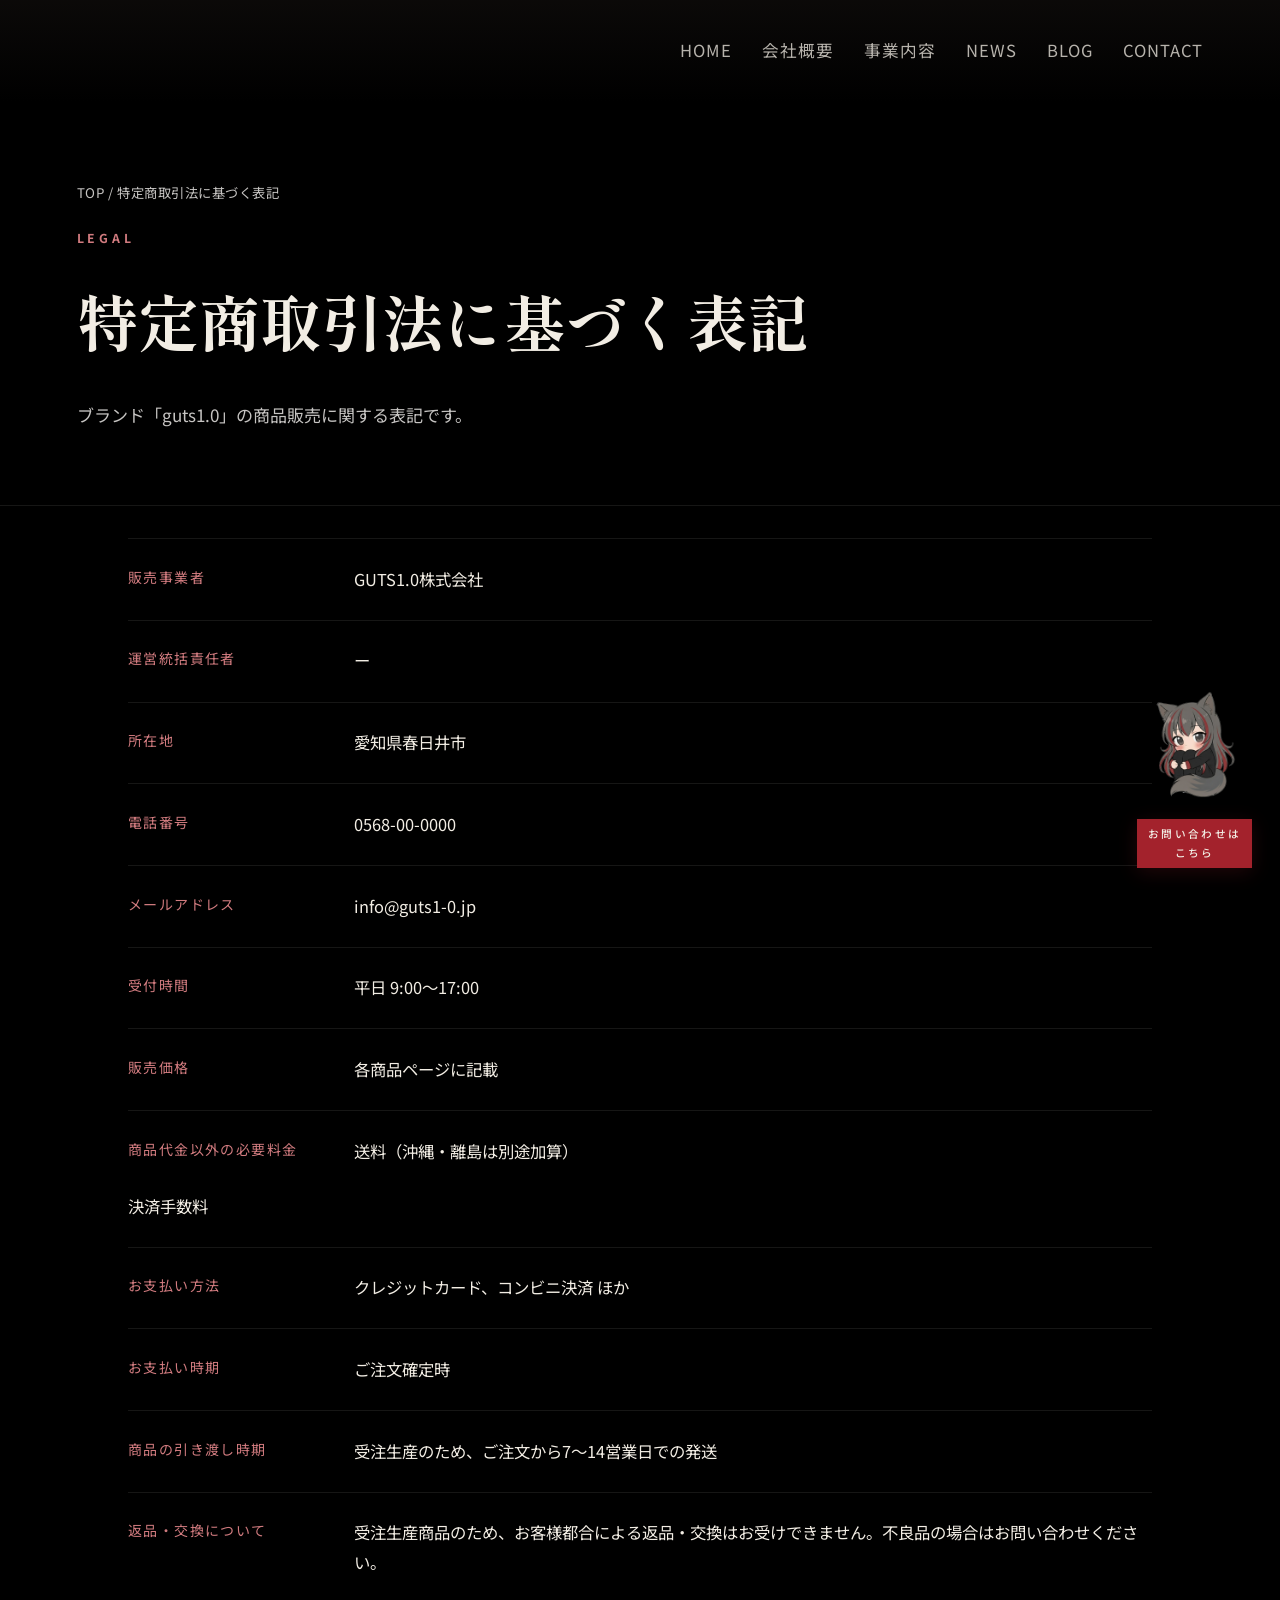
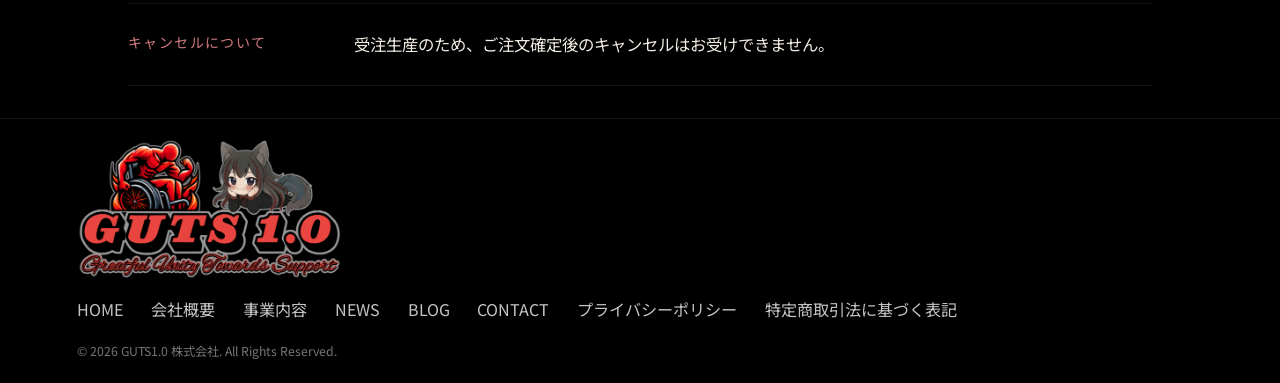
<file: tokushoho.html>
<!DOCTYPE html>
<html lang="ja">

<head>
  <meta charset="UTF-8">
  <meta name="viewport" content="width=device-width, initial-scale=1.0">
  <title>特定商取引法に基づく表記 | GUTS1.0 株式会社</title>
  <link rel="icon" type="image/x-icon" href="/img/favicon/favicon.ico">
  <link rel="icon" type="image/png" sizes="32x32" href="/img/favicon/favicon-32x32.png">
  <link rel="icon" type="image/png" sizes="16x16" href="/img/favicon/favicon-16x16.png">
  <link rel="apple-touch-icon" sizes="180x180" href="/img/favicon/apple-touch-icon.png">
  <link rel="manifest" href="/img/favicon/site.webmanifest">
  <meta name="description" content="GUTS1.0ブランドの商品販売に関する、特定商取引法に基づく表記です。">
  <link rel="canonical" href="https://guts1-0.com/tokushoho.html">
  <meta property="og:type" content="website">
  <meta property="og:site_name" content="GUTS1.0 株式会社">
  <meta property="og:locale" content="ja_JP">
  <meta property="og:title" content="特定商取引法に基づく表記 | GUTS1.0 株式会社">
  <meta property="og:description" content="GUTS1.0ブランドの商品販売に関する、特定商取引法に基づく表記です。">
  <meta property="og:url" content="https://guts1-0.com/tokushoho.html">
  <meta property="og:image" content="https://guts1-0.com/img/logo.png">
  <meta name="twitter:card" content="summary_large_image">
  <meta name="twitter:title" content="特定商取引法に基づく表記 | GUTS1.0 株式会社">
  <meta name="twitter:description" content="GUTS1.0ブランドの商品販売に関する、特定商取引法に基づく表記です。">
  <meta name="twitter:image" content="https://guts1-0.com/img/logo.png">
  <link rel="preconnect" href="https://fonts.googleapis.com">
  <link
    href="https://fonts.googleapis.com/css2?family=Cormorant+Garamond:wght@400;500;600&family=Shippori+Mincho:wght@400;600&family=Noto+Sans+JP:wght@300;400;500;700&display=swap"
    rel="stylesheet">
  <link rel="stylesheet" href="css/common.css">
</head>

<body>

  <header id="site-header">
  </header>
  <main>
    <video class="bg-video" autoplay muted playsinline>
      <source src="img/ウェーブ.mp4" type="video/mp4">
    </video>

    <div class="main-content">


      <div class="page-header">
        <div class="breadcrumb fade-up"><a href="index.html">TOP</a> / 特定商取引法に基づく表記</div>
        <div class="eyebrow fade-up">LEGAL</div>
        <h1 class="fade-up">特定商取引法に基づく表記</h1>
        <p class="page-lead fade-up">ブランド「guts1.0」の商品販売に関する表記です。</p>
      </div>

      <section class="content">
        <div class="content-narrow">
          <dl class="ov-table">
            <div class="ov-row">
              <dt>販売事業者</dt>
              <dd>GUTS1.0株式会社</dd>
            </div>
            <div class="ov-row">
              <dt>運営統括責任者</dt>
              <dd>ー</dd>
            </div>
            <div class="ov-row">
              <dt>所在地</dt>
              <dd>愛知県春日井市</dd>
            </div>
            <div class="ov-row">
              <dt>電話番号</dt>
              <dd>0568-00-0000</dd>
            </div>
            <div class="ov-row">
              <dt>メールアドレス</dt>
              <dd>info@guts1-0.jp</dd>
            </div>
            <div class="ov-row">
              <dt>受付時間</dt>
              <dd>平日 9:00〜17:00</dd>
            </div>
            <div class="ov-row">
              <dt>販売価格</dt>
              <dd>各商品ページに記載</dd>
            </div>
            <div class="ov-row">
              <dt>商品代金以外の必要料金</dt>
              <dd>送料（沖縄・離島は別途加算）</dd>
              <dd>決済手数料</dd>
            </div>
            <div class="ov-row">
              <dt>お支払い方法</dt>
              <dd>クレジットカード、コンビニ決済 ほか</dd>
            </div>
            <div class="ov-row">
              <dt>お支払い時期</dt>
              <dd>ご注文確定時</dd>
            </div>
            <div class="ov-row">
              <dt>商品の引き渡し時期</dt>
              <dd>受注生産のため、ご注文から7〜14営業日での発送</dd>
            </div>
            <div class="ov-row">
              <dt>返品・交換について</dt>
              <dd>受注生産商品のため、お客様都合による返品・交換はお受けできません。不良品の場合はお問い合わせください。</dd>
            </div>
            <div class="ov-row">
              <dt>キャンセルについて</dt>
              <dd>受注生産のため、ご注文確定後のキャンセルはお受けできません。</dd>
            </div>
          </dl>
        </div>
      </section>
    </div>
    <video class="bg-video-btm" id="bgVideoBtm" muted playsinline>
      <source src="img/ウェーブ2.mp4" type="video/mp4">
    </video>
    <div class="fixed-cta">

      <div class="sapo-box">
        <img src="img/sapo.png" alt="さぽえる">
      </div>

      <a href="https://lin.ee/x7tLXsn" class="btn btn-primary btn-cta">お問い合わせは<br>こちら</a>
    </div>
  </main>

  <footer class="main-content" id="site-footer">
  </footer>

  <script src="js/common.js"></script>

</body>

</html>
</file>
<file: lp/guts_LP_LP/style.css>
@charset "UTF-8";

/* ==========================================================
   iroha LP STUDIO ── style.css
   ========================================================== */

:root {
  --ivory: #FBF9F4;
  --paper: #F1ECE1;
  --ink: #1C1B18;
  --ink-soft: #5B584D;
  --ink-faint: #8B876F;
  --line: #DDD6C4;
  --sky: #6F97AC;
  --sky-deep: #3F5F70;
  --sky-pale: #E4EDF0;
  --coral: #C4573F;
  --white: #FFFFFF;

  --serif: "Shippori Mincho", "Yu Mincho", "Hiragino Mincho ProN", serif;
  --hand: "Yomogi", "Yu Mincho", serif;
  --sans: "Noto Sans JP", "Hiragino Kaku Gothic ProN", "Yu Gothic", sans-serif;

  --container: 1180px;
  --edge: clamp(16px, 6vw, 72px);
}

*,
*::before,
*::after {
  box-sizing: border-box;
}

html {
  scroll-behavior: smooth;
}

body {
  margin: 0;
  background: var(--ivory);
  color: var(--ink);
  font-family: var(--sans);
  font-size: 16px;
  line-height: 1.9;
  letter-spacing: .02em;
  -webkit-font-smoothing: antialiased;
}

img {
  max-width: 100%;
  display: block;
}

a {
  color: inherit;
  text-decoration: none;
}

ul {
  list-style: none;
  margin: 0;
  padding: 0;
}

h1,
h2,
h3,
h4,
p {
  margin: 0;
}

button {
  font-family: inherit;
}

.container {
  max-width: var(--container);
  margin: 0 auto;
  padding: 0 var(--edge);
}

::selection {
  background: var(--sky);
  color: var(--white);
}

a:focus-visible,
button:focus-visible,
input:focus-visible,
label:focus-visible {
  outline: 2px solid var(--sky-deep);
  outline-offset: 3px;
}

/* ---------- eyebrow / labels ---------- */
.eyebrow {
  display: inline-flex;
  align-items: center;
  gap: .6em;
  font-family: var(--hand);
  font-size: 1.05rem;
  color: var(--sky-deep);
  letter-spacing: .08em;
  margin-bottom: 1.1em;
}

.eyebrow::before {
  content: "";
  width: 26px;
  height: 1px;
  background: var(--coral);
}

/* ============ HEADER ============ */
.site-header {
  position: sticky;
  top: 0;
  z-index: 100;
  background: rgba(251, 249, 244, .92);
  backdrop-filter: blur(6px);
  border-bottom: 1px solid var(--line);
  margin-left: -4rem;
}

.site-header .container {
  display: flex;
  align-items: center;
  justify-content: space-between;
  height: 110px;
}

.brand {
  display: flex;
  align-items: center;
}

.brand img {
  height: 70px;
  /* ← ヘッダー高さ(84px)に収まる範囲で調整 */
  width: auto;
}

/* .brand{
  display:flex;
  align-items:baseline;
  gap:.7em;
  position:relative;
} */
.brand-mark {
  font-family: var(--hand);
  font-size: 2rem;
  color: var(--ink);
  line-height: 1;
}

.brand-sub {
  font-family: var(--sans);
  font-size: .62rem;
  letter-spacing: .22em;
  color: var(--ink-faint);
  white-space: nowrap;
}

.brand-cat {
  position: absolute;
  top: -15px;
  left: 137px;
  px;
  height: 34px;
  width: auto;
}

.nav-toggle {
  display: none;
}

.nav-toggle-label {
  display: none;
  width: 26px;
  height: 20px;
  position: relative;
  cursor: pointer;
  z-index: 210;
}

.nav-toggle-label span,
.nav-toggle-label span::before,
.nav-toggle-label span::after {
  content: "";
  position: absolute;
  left: 0;
  width: 100%;
  height: 1px;
  background: var(--ink);
  transition: transform .3s ease, opacity .3s ease, top .3s ease;
}

.nav-toggle-label span {
  top: 9px;
}

.nav-toggle-label span::before {
  top: -8px;
}

.nav-toggle-label span::after {
  top: 8px;
}

.main-nav {
  display: flex;
  align-items: center;
  gap: 2.4rem;
}

.main-nav ul {
  display: flex;
  gap: 2.3rem;
  font-size: .9rem;
  letter-spacing: .04em;
  align-items: center;
  /* ← 追加。各liの中身を縦方向に中央揃え */
}

.main-nav a {
  position: relative;
  padding: .3em 0;
}

.has-sub {
  display: flex;
  align-items: center;
  gap: .35em;
}

.caret {
  font-size: .6em;
  color: var(--ink-faint);
}

.main-nav a::after {
  content: "";
  position: absolute;
  left: 0;
  bottom: -2px;
  width: 0;
  height: 1px;
  background: var(--coral);
  transition: width .3s ease;
}

.main-nav a:hover::after {
  width: 100%;
}

.header-actions {
  display: flex;
  align-items: center;
  gap: 1.1rem;
}

.btn {
  display: inline-flex;
  align-items: center;
  justify-content: center;
  gap: .5em;
  padding: .85em 1.9em;
  font-size: .85rem;
  letter-spacing: .08em;
  border-radius: 999px;
  border: 1px solid var(--ink);
  transition: background .3s ease, color .3s ease, border-color .3s ease, transform .25s ease;
  white-space: nowrap;
}

.btn-solid {
  background: var(--ink);
  color: var(--ivory);
}

.btn-solid:hover {
  background: var(--sky-deep);
  border-color: var(--sky-deep);
  transform: translateY(-2px);
}

.btn-outline {
  background: transparent;
  color: var(--ink);
}

.btn-outline:hover {
  background: var(--ink);
  color: var(--ivory);
}

.btn-lg {
  padding: 1.05em 2.6em;
  font-size: .95rem;
}

/* ============ HERO ============ */
.hero {
  position: relative;
  width: calc(100% - (var(--edge) * 2));
  max-width: var(--container);
  margin: 28px auto 0;
  border-radius: 6px;
  overflow: hidden;
  min-height: 640px;
  display: flex;
  flex-direction: column;
  justify-content: space-between;
}

/* 背景写真 */
.hero-photo {
  position: absolute;
  inset: 0;
  z-index: 0;
}

.hero-photo img {
  width: 100%;
  height: 100%;
  object-fit: cover;
  object-position: center;
}

.seal-badge {
  position: absolute;
  right: 4.5%;
  bottom: 22%;
  width: 128px;
  height: 128px;
  border-radius: 50%;
  background: var(--coral);
  color: var(--white);
  display: flex;
  align-items: center;
  justify-content: center;
  text-align: center;
  z-index: 3;
  box-shadow: 0 16px 34px -12px rgba(196, 87, 63, .55);
  transition: transform .35s ease;
}

.seal-badge:hover {
  transform: scale(1.06) rotate(-4deg);
}

.seal-badge-ring {
  position: absolute;
  inset: 8px;
  border: 1px dashed rgba(255, 255, 255, .55);
  border-radius: 50%;
}

.seal-badge span {
  font-family: var(--hand);
  font-size: .92rem;
  line-height: 1.5;
}

.seal-badge b {
  display: block;
  font-family: var(--sans);
  font-size: .58rem;
  letter-spacing: .1em;
  font-weight: 700;
  margin-bottom: .3em;
}

/* コピー・バッジは写真より手前に */
.hero-inner {
  position: relative;
  z-index: 2;
  display: flex;
  flex: 1;
  align-items: stretch;
}

.hero-copy {
  display: flex;
  flex-direction: column;
  align-items: center;
  gap: 0;
  position: absolute;
  top: -25%;
  left: 45%;
  transform: translateX(-50%);
  pointer-events: none;
  width: 90%;
}

.hero-copy h1 {
  flex: 0 0 auto;
  margin: 0;
  margin-bottom: 10px;
  position: relative;
  left: 50px;
  font-size: 3.4em;
  line-height: 1.7;
  letter-spacing: 0.08em;
}

.hero-copy h1 .dot-char {
  position: relative;
  display: inline-block;
  letter-spacing: 0.08em;
}

.hero-copy h1 .dot-char::before {
  content: "";
  position: absolute;
  top: 0.15em;
  left: 50%;
  transform: translateX(-50%);
  width: 10px;
  height: 10px;
  border-radius: 50%;
  background: rgb(3, 194, 3);
}

.hero-copy p {
  margin: 0;
  text-align: center;
  position: relative;
  left: 50px;
  background: rgba(251, 249, 244, .53);
  padding: 1.2em 1.5em;
  display: inline-block;
  border-radius: 25px;
  font-weight: 500;
  letter-spacing: -0.05em;
  font-size: 1.15em;
}

/* ============ SECTION shared ============ */
section {
  padding: 7.5rem 0;
}

.section-alt {
  background: var(--paper);
}

.section-head {
  max-width: 760px;
  margin-bottom: 3.6rem;
}

.section-head h2 {
  font-family: var(--serif);
  font-size: clamp(1.7rem, 2.6vw, 2.35rem);
  line-height: 1.6;
  font-weight: 700;
}

.section-head p {
  margin-top: 1.2rem;
  color: var(--ink-soft);
  font-size: .95rem;
}

.center {
  text-align: center;
  margin-left: auto;
  margin-right: auto;
}

/* ============ ABOUT ============ */
.about {
  display: grid;
  grid-template-columns: 1.05fr .95fr;
  gap: 4.5rem;
  align-items: center;
}

.about-copy h2 {
  font-family: var(--serif);
  font-size: clamp(1.6rem, 2.5vw, 2.15rem);
  line-height: 1.75;
  font-weight: 700;
}

.about-copy p {
  margin-top: 1.4rem;
  color: var(--ink-soft);
  font-size: .95rem;
}

.about-stats {
  display: grid;
  grid-template-columns: repeat(3, 1fr);
  gap: 1.4rem;
  margin-top: 2.6rem;
  padding-top: 2.2rem;
  border-top: 1px solid var(--line);
}

.about-stats .num {
  font-family: var(--serif);
  font-size: 2rem;
  font-weight: 700;
  color: var(--sky-deep);
}

.about-stats .num sup {
  font-size: .5em;
  margin-left: .1em;
}

.about-stats .lbl {
  font-size: .72rem;
  color: var(--ink-faint);
  letter-spacing: .03em;
  margin-top: .4em;
}

.about-visual {
  position: relative;
  aspect-ratio: 4/5;
  border-radius: 4px;
  overflow: hidden;
  background:
    linear-gradient(160deg, #E7EFEF 0%, #CFE0E4 48%, #AFC9CE 100%);
}

.about-visual::before {
  content: "";
  position: absolute;
  inset: 0;
  background:
    radial-gradient(60% 40% at 30% 20%, rgba(255, 255, 255, .6), transparent 60%);
}

.about-visual img {
  width: 100%;
  height: 100%;
  object-fit: cover;
}

/* ============ SERVICE ============ */
.service-grid {
  display: grid;
  grid-template-columns: repeat(4, 1fr);
  gap: 1px;
  background: var(--line);
  border: 1px solid var(--line);
}

.service-card {
  background: var(--ivory);
  padding: 2.6rem 2rem;
  transition: background .3s ease;
}

.service-card:hover {
  background: var(--sky-pale);
}

.service-index {
  font-family: var(--serif);
  font-size: .8rem;
  color: var(--coral);
  letter-spacing: .1em;
}

.service-card h3 {
  margin-top: 1.1rem;
  font-family: var(--serif);
  font-size: 1.15rem;
  font-weight: 700;
  line-height: 1.6;
}

.service-card p {
  margin-top: .9rem;
  font-size: .83rem;
  color: var(--ink-soft);
  line-height: 1.85;
}

/* ============ WORKS ============ */
.works-showcase {
  display: flex;
  flex-direction: column;
  gap: 5rem;
}

.work-feature {
  display: flex;
  align-items: center;
  gap: 3.5rem;
  padding: 2.5rem;
  background: var(--ivory);
  border-radius: 8px;
  box-shadow: 0 8px 30px -12px rgba(28, 27, 24, .12);
}

.work-feature:nth-child(even) {
  flex-direction: row-reverse;
}

.work-thumb {
  flex: 1 1 50%;
  aspect-ratio: 4/3;
  border-radius: 6px;
  overflow: hidden;
  background: var(--sky-pale);
}

.work-thumb img {
  width: 100%;
  height: 100%;
  object-fit: cover;
  display: block;
}

.work-feature .work-copy {
  flex: 1 1 50%;
}

.work-copy .tag {
  display: inline-block;
  font-size: .68rem;
  letter-spacing: .08em;
  color: var(--sky-deep);
  background: var(--sky-pale);
  padding: .4em .9em;
  border-radius: 999px;
  margin-bottom: 1.1rem;
}

.work-copy h3 {
  font-family: var(--serif);
  font-size: 1.6rem;
  font-weight: 700;
  line-height: 1.6;
}

.work-copy p {
  margin-top: 1.1rem;
  color: var(--ink-soft);
  font-size: .92rem;
  line-height: 1.85;
}

.work-meta {
  display: flex;
  gap: 2rem;
  margin-top: 1.6rem;
  padding-top: 1.4rem;
  border-top: 1px solid var(--line);
}

.work-meta div .num {
  font-family: var(--serif);
  font-size: 1.3rem;
  font-weight: 700;
  color: var(--coral);
}

.work-meta div .lbl {
  font-size: .68rem;
  color: var(--ink-faint);
  margin-top: .25em;
}

/* ============ PROCESS ============ */
.process-list {
  max-width: 940px;
  margin: 0 auto;
}

.process-item {
  display: grid;
  grid-template-columns: 80px 1fr;
  gap: 2rem;
  padding: 2.2rem 0;
  border-top: 1px solid var(--line);
}

.process-item:last-child {
  border-bottom: 1px solid var(--line);
}

.process-num {
  font-family: var(--serif);
  font-size: 1.6rem;
  color: var(--ink-faint);
  font-weight: 700;
}

.process-item h3 {
  font-family: var(--serif);
  font-size: 1.15rem;
  font-weight: 700;
}

.process-item p {
  margin-top: .7rem;
  font-size: .87rem;
  color: var(--ink-soft);
}

/* ============ VOICE ============ */
.voice-grid {
  display: grid;
  grid-template-columns: repeat(3, 1fr);
  gap: 2rem;
}

.voice-card {
  background: var(--ivory);
  border: 1px solid var(--line);
  border-radius: 4px;
  padding: 2.4rem 2rem;
  display: flex;
  flex-direction: column;
  gap: 1.4rem;
}

.voice-mark {
  font-family: var(--hand);
  font-size: 2.4rem;
  color: var(--sky);
  line-height: 1;
}

.voice-card p {
  font-size: .87rem;
  color: var(--ink-soft);
  flex: 1;
}

.voice-who {
  display: flex;
  align-items: center;
  gap: .9rem;
  padding-top: 1.2rem;
  border-top: 1px solid var(--line);
}

.voice-avatar {
  width: 38px;
  height: 38px;
  border-radius: 50%;
  background: linear-gradient(160deg, var(--sky), var(--sky-deep));
  flex: none;
}

.voice-who .name {
  font-size: .82rem;
  font-weight: 700;
}

.voice-who .role {
  font-size: .7rem;
  color: var(--ink-faint);
}

/* ============ CTA ============ */
.cta {
  position: relative;
  border-radius: 6px;
  margin: 0 var(--edge);
  padding: 6rem var(--edge);
  text-align: center;
  background: linear-gradient(160deg, #233642 0%, #1C1B18 70%);
  color: var(--ivory);
  overflow: hidden;
}

.cta::before {
  content: "";
  position: absolute;
  right: -10%;
  top: -30%;
  width: 420px;
  height: 420px;
  border-radius: 50%;
  border: 1px dashed rgba(251, 249, 244, .16);
}

.cta .eyebrow {
  color: var(--sky);
  justify-content: center;
}

.cta .eyebrow::before {
  background: var(--coral);
}

.cta h2 {
  font-family: var(--serif);
  font-size: clamp(1.7rem, 3vw, 2.4rem);
  line-height: 1.7;
  font-weight: 700;
}

.cta p {
  margin-top: 1.2rem;
  color: rgba(251, 249, 244, .72);
  font-size: .92rem;
}

.cta-actions {
  margin-top: 2.4rem;
  display: flex;
  gap: 1.1rem;
  justify-content: center;
  flex-wrap: wrap;
}

.cta .btn-solid {
  background: var(--ivory);
  color: var(--ink);
  border-color: var(--ivory);
}

.cta .btn-solid:hover {
  background: var(--sky);
  border-color: var(--sky);
  color: var(--white);
}

.cta .btn-outline {
  border-color: rgba(251, 249, 244, .4);
  color: var(--ivory);
}

.cta .btn-outline:hover {
  background: rgba(251, 249, 244, .12);
  color: var(--ivory);
}

/* ============ FOOTER ============ */
.site-footer {
  padding: 5.5rem 0 2.5rem;
}
.footer-top {
  display: grid;
  grid-template-columns: 2fr 3fr;   /* ← repeat(3, 1fr) から変更 */
  gap: 1.5rem;
  padding-bottom: 3.5rem;
  border-bottom: 1px solid var(--line);
  margin-top: -2rem;
}
.footer-brand-banner {
  height: auto;
  width: 100%;
  max-width: 380px;
  margin-bottom: 1rem;
  display: flex;
  flex-direction: column;
  align-items: center;/* ← flex-start から center に変更 */
  margin-top:-2rem;
 
}

.footer-brand p {
  margin-top: -0.1rem;
  font-size: .90rem;
  /* ← .82rem から数値を小さくする */
  color: var(--ink-soft);
  max-width: 380px;
  padding-left: 2rem;      
  /* ← 追加。数値を増やすほど右にずれる */
  
}
.footer-brand-hours{
  margin-top: 1rem;
  display: flex;
  flex-direction: column;
  gap: .2.5rem;
  font-size: .82rem;
  color: var(--ink-soft);
  align-items: center;
}
.footer-nav-group {
  display: grid;
  grid-template-columns: repeat(3, 1fr);
  gap: 0rem;
  background: var(--paper);
  padding: 2rem 2rem 2rem 2rem;
  margin-top: -2rem;
}
.footer-col {
  display: flex;
  flex-direction: column;
  align-items: center;
  background: var(--paper);
  padding: 1.5rem 1rem;
  border-radius: 4px;
  
}
.footer-col h3 {
  font-size: 1rem;
  letter-spacing: .1em;
  color: var(--ink-faint);
  margin-bottom: 1.2rem;
  text-align: center;    /* ← 文字も中央揃えに */
}

.footer-col ul {
  display: flex;
  flex-direction: column;
  gap: .75rem;
  align-items: flex-start; /* ← ul自体は中央に来るが、中のliは左揃えのまま */
  width: fit-content; 
}
.service-details {
  padding-left: 2.5rem;
}
.footer-col a {
  font-size: .85rem;
  color: var(--ink-soft);
  transition: color .2s ease;
}

.footer-col a:hover {
  color: var(--ink);
}

.footer-bottom {
  display: flex;
  justify-content: center;
  align-items: center;
  padding-top: 2rem;
  font-size: .72rem;
  color: var(--ink-faint);
  flex-wrap: wrap;
  gap: 1rem;
}

.footer-brand-sub {
  font-family: var(--sans);
  font-size: .62rem;
  letter-spacing: .22em;
  color: var(--ink-faint);
  white-space: nowrap;
}

/* ============ RESPONSIVE ============ */
@media (max-width:980px) {
  .about {
    grid-template-columns: 1fr;
  }

  .service-grid {
    grid-template-columns: repeat(2, 1fr);
  }

  .voice-grid {
    grid-template-columns: 1fr;
  }

  .works-showcase {
    gap: 3.5rem;
  }

  .work-feature,
  .work-feature:nth-child(even) {
    flex-direction: column;
    align-items: stretch;
  }

  .work-thumb {
    aspect-ratio: 16/10;
  }

  .footer-top {
    grid-template-columns: 1fr 1fr;
  }
}

@media (max-width:760px) {
  .main-nav {
    position: fixed;
    inset: 0 0 0 auto;
    width: min(78vw, 340px);
    height: 100vh;
    background: var(--ivory);
    flex-direction: column;
    align-items: flex-start;
    justify-content: flex-start;
    padding: 7rem 2.2rem 2rem;
    transform: translateX(100%);
    transition: transform .4s ease;
    box-shadow: -20px 0 40px -20px rgba(0, 0, 0, .15);
  }

  .main-nav ul {
    flex-direction: column;
    gap: 1.4rem;
    font-size: 1.05rem;
  }

  .header-actions .btn-outline {
    display: none;
  }

  .nav-toggle-label {
    display: block;
  }

  .nav-toggle:checked~.container .main-nav {
    transform: translateX(0);
  }

  .nav-toggle:checked~.container .nav-toggle-label span {
    background: transparent;
  }

  .nav-toggle:checked~.container .nav-toggle-label span::before {
    top: 0;
    transform: rotate(45deg);
  }

  .nav-toggle:checked~.container .nav-toggle-label span::after {
    top: 0;
    transform: rotate(-45deg);
  }

  .hero {
    width: calc(100% - 4vw * 2);
    margin: 16px auto 0;
    min-height: 480px;
  }

  .hero-copy {
    left: 50%;
    width: 88%;
  }

  .hero-copy h1,
  .hero-copy p {
    left: 0;
  }

  .seal-badge {
    width: 96px;
    height: 96px;
    right: 5%;
    bottom: 8%;
  }

  section {
    padding: 4.5rem 0;
  }

  .service-grid {
    grid-template-columns: 1fr;
  }

  .about-stats {
    grid-template-columns: 1fr;
    gap: 1rem;
  }

  .footer-top {
    grid-template-columns: 1fr;
    gap: 2.4rem;
  }

  .works-showcase {
    gap: 3rem;
  }

  .work-feature {
    padding: 1.6rem;
    gap: 1.8rem;
  }
}
</file>
<file: css/common.css>
/* ===================================================
   common.css — 全ページ共通（変数・ヘッダー・フッター・汎用パーツ）
=================================================== */

html {
  scroll-behavior: smooth;
  font-size: min(calc(12 / 1440 * 100vw), 12px);
}

@media (max-width: 1024px) {
  html {
    font-size: min(calc(12 / 1024 * 100vw), 12px);
  }
}

@media screen and (max-width: 767px) {
  html {
    font-size: min(calc(12 / 767 * 100vw), 12px);
  }
}

@media (max-width: 500px) {
  html {
    font-size: min(calc(12 / 500 * 100vw), 12px);
  }
}

/* @media (max-width: 768px) and (max-height: 500px) {
    html {
        font-size: min(calc(12 / 500 * 100vh), 12px);
    }
} */

:root {
  --ink: #0a0a09;
  --iron: #141311;
  --blood: #a3222c;
  --ember: #d17b7f;
  --bone: #f2ede4;
  --paper: #000;
  --smoke: #c6c4c2;
  --line: rgba(242, 237, 228, .09);
}

* {
  margin: 0;
  padding: 0;
  box-sizing: border-box;
}

body {
  background: var(--paper);
  color: var(--bone);
  font-family: "Noto Sans JP", sans-serif;
  line-height: 1.8;
  overflow-x: hidden;
  position: relative;
  z-index: 0;
}

img {
  max-width: 100%;
  display: block;
}

a {
  color: inherit;
  text-decoration: none;
}

.eyebrow {
  font-size: 1.152rem;
  letter-spacing: .3em;
  color: var(--ember);
  text-transform: uppercase;
  font-weight: 700;
}

/* ---- header ---- */
header {
  position: fixed;
  top: 0;
  left: 0;
  right: 0;
  z-index: 300;

  display: flex;
  align-items: center;
  justify-content: space-between;

  padding: 1rem 6vw;

  background: linear-gradient(180deg,
      rgba(12, 10, 9, .92),
      transparent);
  transition: background .35s ease;
}


/* ナビを開いた時、ヘッダー背景を透明にする */
header:has(.nav-toggle.open) {
  background: transparent;
}


.logo-mark {
  display: flex;
  align-items: center;
}

.logo-video {
  height: 7.6rem;
  width: auto;
  display: block;
}

.logo-mark {
  position: relative;
  display: inline-block;
  z-index: 310;
}

.logo-video,
.logo-image {
  opacity: 0;
  /* transition: opacity 0.6s ease; */
}

.logo-image {
  height: 7.6rem;
  position: absolute;
  top: 0;
  left: 0;
}

.logo-video.visible,
.logo-image.visible {
  opacity: 1;
}

nav.nav-desktop {
  display: flex;
  gap: 2.4vw;
  font-size: 1.56rem;
  letter-spacing: .05em;
}

nav.nav-desktop a {
  opacity: .75;
  transition: opacity .25s, color .25s;
}

nav.nav-desktop a:hover {
  opacity: 1;
  color: var(--ember);
}

nav.nav-desktop a.active {
  opacity: 1;
  color: var(--blood);
}

/* ハンバーガー */
.nav-toggle {
  display: none;
  flex-direction: column;
  justify-content: center;
  gap: .6rem;
  width: 4.4rem;
  height: 4.4rem;
  background: none;
  border: none;
  cursor: pointer;
  padding: 0;
  position: relative;
  z-index: 310;
}

.nav-toggle span {
  display: block;
  width: 100%;
  height: 1px;
  background: var(--bone);
  transition: transform .3s ease, opacity .3s ease;
}

.nav-toggle.open span:nth-child(1) {
  transform: translateY(.7rem) rotate(45deg);
}

.nav-toggle.open span:nth-child(2) {
  opacity: 0;
}

.nav-toggle.open span:nth-child(3) {
  transform: translateY(-.7rem) rotate(-45deg);
}

.nav-mobile {
  position: fixed;
  inset: 0;

  width: 100%;
  height: 100dvh;

  box-sizing: border-box;

  background: var(--paper);

  z-index: 200;

  opacity: 0;
  visibility: hidden;

  /* flexを使わない */
  display: block;

  /* ナビ全体をスクロール */
  overflow-x: hidden;
  overflow-y: auto;

  -webkit-overflow-scrolling: touch;

  /* 上側の余白 */
  padding-top: 10rem;
  padding-right: 2rem;
  padding-bottom: 6rem;
  padding-left: 2rem;
}

.nav-mobile.open {
  opacity: 1;
  visibility: visible;
}

.nav-mobile nav {
  display: flex;
  flex-direction: column;

  align-items: center;

  gap: 3.2rem;

  width: 100%;
  max-width: 100%;

  box-sizing: border-box;

  /* nav側に余計な位置調整をしない */
  margin: 0;
  padding: 0;
}

.nav-mobile nav a {
  font-family: "Shippori Mincho", serif;
  font-size: 2.2rem;
  letter-spacing: .1em;
  color: var(--bone);
}

.nav-mobile nav a.active {
  color: var(--blood);
}


/* ---- buttons ---- */
.btn {
  margin: 0 0 1rem;
  padding: 1.6rem 4rem;
  font-size: 1.216rem;
  letter-spacing: .22em;
  text-transform: uppercase;
  font-weight: 500;
  border-radius: 0;
  transition: transform .25s, box-shadow .25s, background .25s, color .25s, border-color .25s;
  display: inline-block;
  text-align: center;
}

.btn-primary {
  background: var(--blood);
  color: var(--bone);
  box-shadow: 0 4px 20px rgba(163, 34, 44, .2);
}

.btn-primary:hover {
  transform: translateY(-2px);
  box-shadow: 0 8px 26px rgba(163, 34, 44, .35);
  background: var(--ember);
}

.btn-ghost {
  border: 2px solid rgba(242, 237, 228, .5);
  color: var(--bone);
}

.btn-ghost:hover {
  border-color: var(--blood);
  color: var(--ember);
}

.contact-cta {
  width: 17rem;
}

/* ---- section shell (トップの各セクション共通) ---- */
/* main{
    background: var(--paper) url("../img/ウェーブ１.avi") no-repeat top right;
    background-size: 50%;
} */



.bg-video {
  position: absolute;
  top: 0;
  right: 0;
  width: 50%;
  height: auto;
  z-index: -1;
  object-fit: cover;
}

.bg-video-btm {
  position: absolute;
  bottom: 0;
  left: 0;
  width: 50%;
  height: auto;
  z-index: -1;
  object-fit: cover;
  opacity: 0;
  transition: opacity 1s ease;
}

.bg-video-btm.visible {
  opacity: 1;
}

.main-content {
  position: relative;
  z-index: 0;
}

section {
  padding: 13rem 6vw;
  position: relative;
}

.section-head {
  max-width: 64rem;
  margin-bottom: 6.4rem;
}

.section-head h2 {
  font-family: "Shippori Mincho", serif;
  font-size: clamp(3.2rem, 4vw, 4.8rem);
  margin-top: 1.4rem;
  color: var(--bone);
}

.section-head p {
  margin-top: 2rem;
  color: var(--smoke);
  font-size: 1.568rem;
  max-width: 52ch;
}

/* ---- sub page header（下層ページ共通） ---- */
.page-header {
  padding: 17rem 6vw 7rem;
  border-bottom: 1px solid var(--line);

}

.breadcrumb {
  font-size: 1.248rem;
  color: var(--smoke);
  letter-spacing: .04em;
  margin-bottom: 2rem;
}

.breadcrumb a {
  color: var(--smoke);
  transition: color .25s;
}

.breadcrumb a:hover {
  color: var(--ember);
}

.page-header h1 {
  font-family: "Shippori Mincho", serif;
  font-size: clamp(3.52rem, 5vw, 5.76rem);
}

.page-header .eyebrow {
  margin-bottom: 1.6rem;
}

.page-lead {
  color: var(--smoke);
  margin-top: 2.2rem;
  max-width: 56ch;
  font-size: 1.6rem;
}

/* ---- content blocks（下層ページ本文共通） ---- */
.content {
  padding: 3rem 6vw;
}

.content-narrow {
  max-width: 96rem;
  margin: 0 auto;
}

.content h2 {
  font-family: "Shippori Mincho", serif;
  font-size: 3.52rem;
  margin: 6rem 0 2.2rem;
}


.content h2:first-child {
  margin-top: 0;
}

.content h3 {
  font-family: "Shippori Mincho", serif;
  color: var(--smoke);
  font-size: clamp(2.56rem, 1.5vw, 3.52rem);
  margin: 0 0 2.2rem;
}

.content p {
  color: var(--smoke);
  margin-bottom: 1.8rem;
  font-size: 1.568rem;
}

.content ul {
  margin: 0 0 2.4rem 1.2em;
  color: var(--smoke);
}

.content li {
  margin-bottom: 1rem;
}

.content strong {
  color: var(--bone);
}

/* ---- 会社概要テーブル（index / company で共用） ---- */
.ov-table {
  border-top: 1px solid var(--line);
}

.ov-row {
  display: grid;
  grid-template-columns: 200px 1fr;
  gap: 2.4rem;
  padding: 2.4rem 0;
  border-bottom: 1px solid var(--line);
}

.ov-row dt {
  color: var(--ember);
  font-size: 1.312rem;
  letter-spacing: .1em;
  text-transform: uppercase;
}

.ov-row dd {
  color: var(--bone);
  font-size: 1.536rem;
}

/* ---- ニュースリスト（index / news で共用） ---- */
.news-list {
  border-top: 1px solid var(--line);
}

.news-item {
  display: grid;
  grid-template-columns: 120px 100px 1fr 20px;
  gap: 2.4rem;
  align-items: center;
  padding: 2.6rem 0;
  border-bottom: 1px solid var(--line);
  transition: padding-left .3s, background .3s;
}

.news-item:hover {
  padding-left: 1.4rem;
  background: rgba(163, 34, 44, .05);
}

.news-item time {
  color: var(--smoke);
  font-size: 1.312rem;
  letter-spacing: .05em;
}

.news-item .tag {
  font-size: 1.088rem;
  letter-spacing: .1em;
  text-transform: uppercase;
  color: var(--ember);
  border: 1px solid rgba(163, 34, 44, .35);
  padding: 0.4rem 1rem;
  text-align: center;
}

.news-item p {
  color: var(--bone);
  font-size: 1.52rem;
}

.news-item .arrow {
  color: var(--smoke);
  transition: transform .3s, color .3s;
}

.news-item:hover .arrow {
  transform: translateX(6px);
  color: var(--ember);
}

/* ---- footer ---- */
footer {
  padding: 2rem 6vw;
  border-top: 1px solid var(--line);
  display: flex;
  justify-content: space-between;
  align-items: flex-end;
  flex-wrap: wrap;
  gap: 1rem;
}

.foot-brand {
  display: inline-block;
}

.foot-brand img {
  height: 13rem;
  width: auto;
  display: block;
}

.foot-tag {
  color: var(--smoke);
  font-size: 1.28rem;
  margin-top: 0.8rem;
  letter-spacing: .05em;
}

.foot-links {
  display: flex;
  gap: 1rem 2.62rem;
  font-size: 1.512rem;
  flex-wrap: wrap;
}

.foot-links a {
  color: var(--smoke);
  transition: color .25s;
}

.foot-links a:hover {
  color: var(--ember);
}

.foot-copy {
  width: 100%;
  color: var(--smoke);
  font-size: 1.152rem;
  margin-top: 0.5rem;
  opacity: .6;
}

/* =========================
スクロールアニメ
========================= */

.fade-up {
  opacity: 0;
  transform: translateY(60px);
  filter: blur(8px);
  transition:
    opacity 1.4s cubic-bezier(0.22, 1, 0.36, 1),
    transform 1.4s cubic-bezier(0.22, 1, 0.36, 1),
    filter 1.4s cubic-bezier(0.22, 1, 0.36, 1);
}

.fade-up.show {
  opacity: 1;
  transform: translateY(0);
  filter: blur(0);
}

.sp-br {
  display: none;
}

/* 右下固定 */
.fixed-cta {
  position: fixed;
  right: 2rem;
  bottom: 2rem;
  z-index: 999;
  display: flex;
  flex-direction: column;
  align-items: center;
  gap: 1rem;
  position: fixed;
  z-index: 50;
  transition: bottom 0.3s ease;
  left: auto;
  /* ←これ重要（中央防止） */
  transform: none;
  animation: fadeInUp 0.8s ease;
}

@keyframes fadeInUp {
  from {
    opacity: 0;
    transform: translateY(40px);
  }

  to {
    opacity: 1;
    transform: translateY(0);
  }
}

.btn-cta {
  padding: 0.5rem 1rem;
  text-align: center;
  font-size: 1rem;
}

/* さぽえるボックス */
.sapo-box {
  padding: 1rem;
  border-radius: 1rem;
  text-align: center;
}

/* さぽえる画像 */
.sapo-box img {
  width: 10rem;
  height: auto;
  display: block;
}

@media (prefers-reduced-motion:reduce) {
  .reveal {
    transition: none;
    opacity: 1;
    transform: none;
  }

  html {
    scroll-behavior: auto;
  }
}

/* ---- responsive（共通） ---- */
@media (max-width:767px) {
  nav.nav-desktop {
    display: none;
  }

  .nav-toggle {
    display: flex;
  }

  section {
    padding: 9rem 6vw;
  }

  .ov-row {
    grid-template-columns: 1fr;
    gap: 0.6rem;
  }

  .news-item {
    grid-template-columns: 80px 1fr 16px;
  }

  .news-item .tag {
    display: none;
  }

  .pc-br {
    display: none;
  }

  .sp-br {
    display: block;
  }

  /* さぽえる画像 */
  .sapo-box img {
    width: 8rem;

  }


}

@media (max-width:500px) {

  /* フッターロゴをSPでは中央寄せ */
  .foot-logo-row {
    width: 100%;
    display: flex;
    justify-content: center;
  }

}
/* ---- LP banner ---- */
.lp-banner-grid {
  display: grid;
  gap: 2rem;
  margin: 2rem 6vw;
}

/* PC：2列・画像と文字を横並び */
@media (min-width: 1024px) {
  .lp-banner-grid {
    grid-template-columns: 1fr 1fr;
  }

  .lp-banner {
    display: flex;
    flex-direction: row;
    gap: 2rem;
    align-items: center;
  }

  .lp-banner-thumb {
    flex: 0 0 20rem;
  }

  .lp-banner-body {
    flex: 1;
  }
}

/* タブレット：2列・画像と文字を縦並び */
@media (max-width: 1024px) {
  .lp-banner-grid {
    grid-template-columns: 1fr 1fr;
  }

  .lp-banner {
    display: flex;
    flex-direction: column;
    align-items: stretch;
    gap: 1.5rem;
  }

  .lp-banner-thumb {
    width: 100%;
    flex: none;
  }

  .lp-banner-body {
    width: 100%;
  }
}

/* スマホ：1列・画像と文字を縦並び */
@media (max-width: 500px) {
  .lp-banner-grid {
    grid-template-columns: 1fr;
  }

  .lp-banner {
    display: flex;
    flex-direction: column;
    align-items: stretch;
    gap: 1.5rem;
  }

  .lp-banner-thumb {
    width: 100%;
    flex: none;
  }

  .lp-banner-body {
    width: 100%;
  }
}

/* 共通 */
.lp-banner {
  border: 1px solid var(--line);
  padding: 2rem;
  transition: filter .3s ease;
}

.lp-banner:hover {
  filter: brightness(1.4);
}

.lp-banner-thumb {
  aspect-ratio: 1 / 1;
  overflow: hidden;
}

.lp-banner-thumb img {
  width: 100%;
  height: 100%;
  object-fit: contain;
}

.lp-banner-body h3 {
  font-family: "Shippori Mincho", serif;
  color: #fff;
  font-size: 1.8rem;
  margin: .6rem 0;
}

.lp-banner-body p {
  color: var(--smoke);
  font-size: 1.3rem;
  margin-bottom: 1rem;
}

.lp-banner-body .more {
  font-size: 1.2rem;
  letter-spacing: .1em;
  color: var(--ember);
  text-transform: uppercase;
}
</file>
<file: css/business-detail.css>
/* ===================================================
   business-detail.css — 事業詳細ページ（business-outsourcing / business-brand / business-carenaviai）専用
=================================================== */

.detail-hero {
    aspect-ratio: 21/9;
    background: var(--iron);
    border: 1px solid var(--line);
    display: flex;
    align-items: center;
    justify-content: center;
    margin-bottom: 6rem;
}

.detail-hero span {
    font-family: "Cormorant Garamond", serif;
    font-size: 6.4rem;
    color: rgba(242, 237, 228, .06);
}

.feature-list {
    display: grid;
    grid-template-columns: repeat(3, 1fr);
    gap: 0.1rem;
    margin: 2rem 0 5rem;
}

.feature-card {
    padding: 3.8rem 3rem;
    transition: filter 0.3s ease;
}

.feature-card:hover {
    filter: brightness(1.2);
}

.feature-card b {
    display: block;
    font-family: "Shippori Mincho", serif;
    font-size: 1.76rem;
    margin-bottom: 1rem;
    color: var(--bone);
}

.feature-card p {
    margin: 0;
    font-size: 1.44rem;
}

.feature-card .img {
    margin-bottom: 1rem;
    width: 100%;
    aspect-ratio: 2 / 1;
    height: auto;
    object-fit: cover;
}

.feature-card .title {
    margin: 0;
    padding: 0;
    display: flex;
    align-items: flex-start;
    gap: 1rem;
}

.feature-card .tag {
    display: flex;
    flex-wrap: wrap;
}

.feature-card .tag span {
    margin: .5em 1em .5em 0;
    padding: .1em .7em .2em .7em;
    color: var(--bone);
    font-size: 1.2rem;
    border: 2px solid var(--blood);
    border-radius: 9999px;
}

.feature-card .fa-solid {
    margin-top: .8rem;
    font-size: 2em;
}

@media (max-width:767px) {
    .feature-list {
        grid-template-columns: 1fr;
    }
}
</file>
<file: css/business.css>
/* ===================================================
   business.css — 事業内容インデックス（business.html）専用
=================================================== */

.biz-index-grid {
    display: grid;
    gap: 3rem;
}


.biz-row {
    display: grid;
    grid-template-columns: 2fr 3fr;
    gap: 0.1rem;
    align-items: center;
}

@media (max-width:500px) {
    .biz-row {
        grid-template-columns: 1fr;
    }
}

.biz-row.reverse {
    grid-template-columns: 3fr 2fr;
    align-items: center;
}

@media (max-width:500px) {
    .biz-row.reverse {
        grid-template-columns: 1fr;
    }

    .biz-row.reverse .biz-index-image {
        order: 1;
    }

    .biz-row.reverse .biz-index-card {
        order: 2;
    }
}

.biz-index-card {
    padding: 0 2rem;
    display: flex;
    flex-direction: column;
}

.biz-index-image{
    overflow: hidden;
    aspect-ratio: 16 / 9;
}

.biz-index-image img{
    width: 100%;
    height: 100%;
    object-fit: cover;
    display: block;
}

.biz-index-card:hover {
    filter: brightness(1.5);
}

.biz-index-card .num {
    font-size: 1.152rem;
      letter-spacing: .3em;
      color: var(--ember);
      text-transform: uppercase;
      font-weight: 700;
/*
    font-family: "Cormorant Garamond", serif;
    font-size: 10rem;
    font-weight: 400;
    color: var(--blood);
    letter-spacing: .2em;
    margin-bottom: 1rem;
    */
}

.biz-index-card h3 {
    font-family: "Shippori Mincho", serif;
    font-size: 2.24rem;
    margin-bottom: 1.4rem;
}

.biz-index-card p {
    color: var(--smoke);
    font-size: 1.472rem;
    margin-bottom: 2.4rem;
    flex: 1;
}

.biz-index-card .more {
    font-size: 1.28rem;
    letter-spacing: .1em;
    color: var(--ember);
    text-transform: uppercase;
}

@media (max-width:767px) {
    .biz-index-grid {
        grid-template-columns: 1fr;
    }
}
</file>
<file: css/news-detail.css>
/* ===================================================
   news-detail.css — NEWS詳細ページ（news-detail.html）専用
=================================================== */

.article-meta {
    display: flex;
    gap: 1.6rem;
    align-items: center;
    margin-bottom: 3rem;
}

.article-meta time {
    color: var(--smoke);
    font-size: 1.36rem;
}

.article-body p {
    color: var(--smoke);
    margin-bottom: 2rem;
    font-size: 1.568rem;
}

.back-link {
    display: inline-block;
    margin-top: 5rem;
    color: var(--smoke);
    font-size: 1.36rem;
    transition: color .25s;
}

.back-link:hover {
    color: var(--ember);
}
</file>
<file: css/privacy.css>
/* プライバシーポリシー */

.policy {
  margin: 80px auto;
  color: var(--smoke);
  font-size: 14px;
  line-height: 2;
}
@media (min-width: 1024px) {
  .policy {
    display: flex;
    gap: 50px;
  }
}

.policy a {
  color: inherit;
}
.policy a:hover {
  color: var(--ember);
}

.policy .index {
  display: none;
}
@media (min-width: 1024px) {
  .policy .index {
    display: block;
    margin: 0;
    padding: 0;
    flex: 0 0 18em;
  }
}

.policy .index li {
  list-style: none;
  margin: 0;
  padding: .5em 0;
}

.policy .article {
  margin: 0;
  padding: 0;
}

.policy .article h2 {
  margin: 70px 0 25px;
  font-size: 18px;
  font-family: serif;
  font-weight: 400;
  color: var(--bone);
  line-height: 1.8;
}

.policy .article h4 {
  color: var(--bone);
}

.policy .article .lead {
  color: var(--bone);
}

.policy .article ol {
  padding-left: 1em;
}
.policy .article ol li {
  padding-left: 1em;
  padding-top: .9em;
}
.policy .article ol li::marker {
  color: var(--bone);
}
</file>
